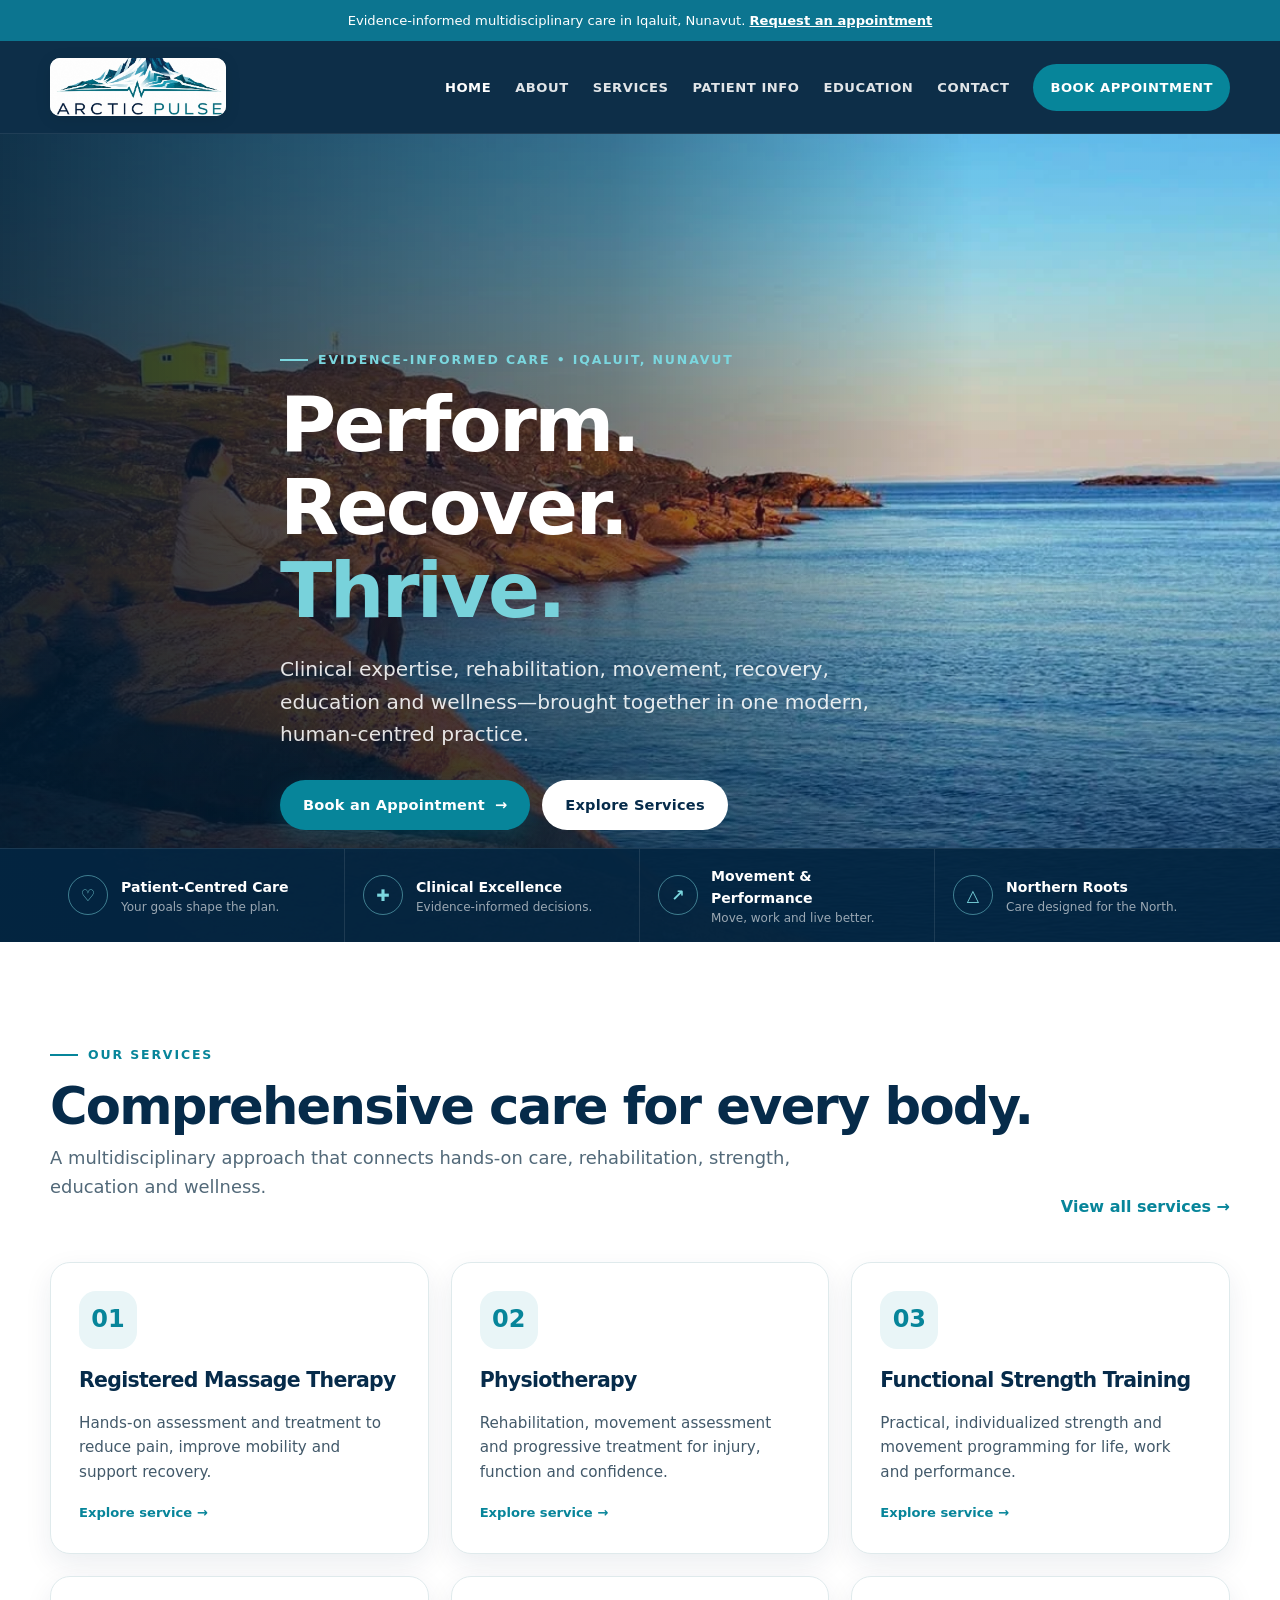
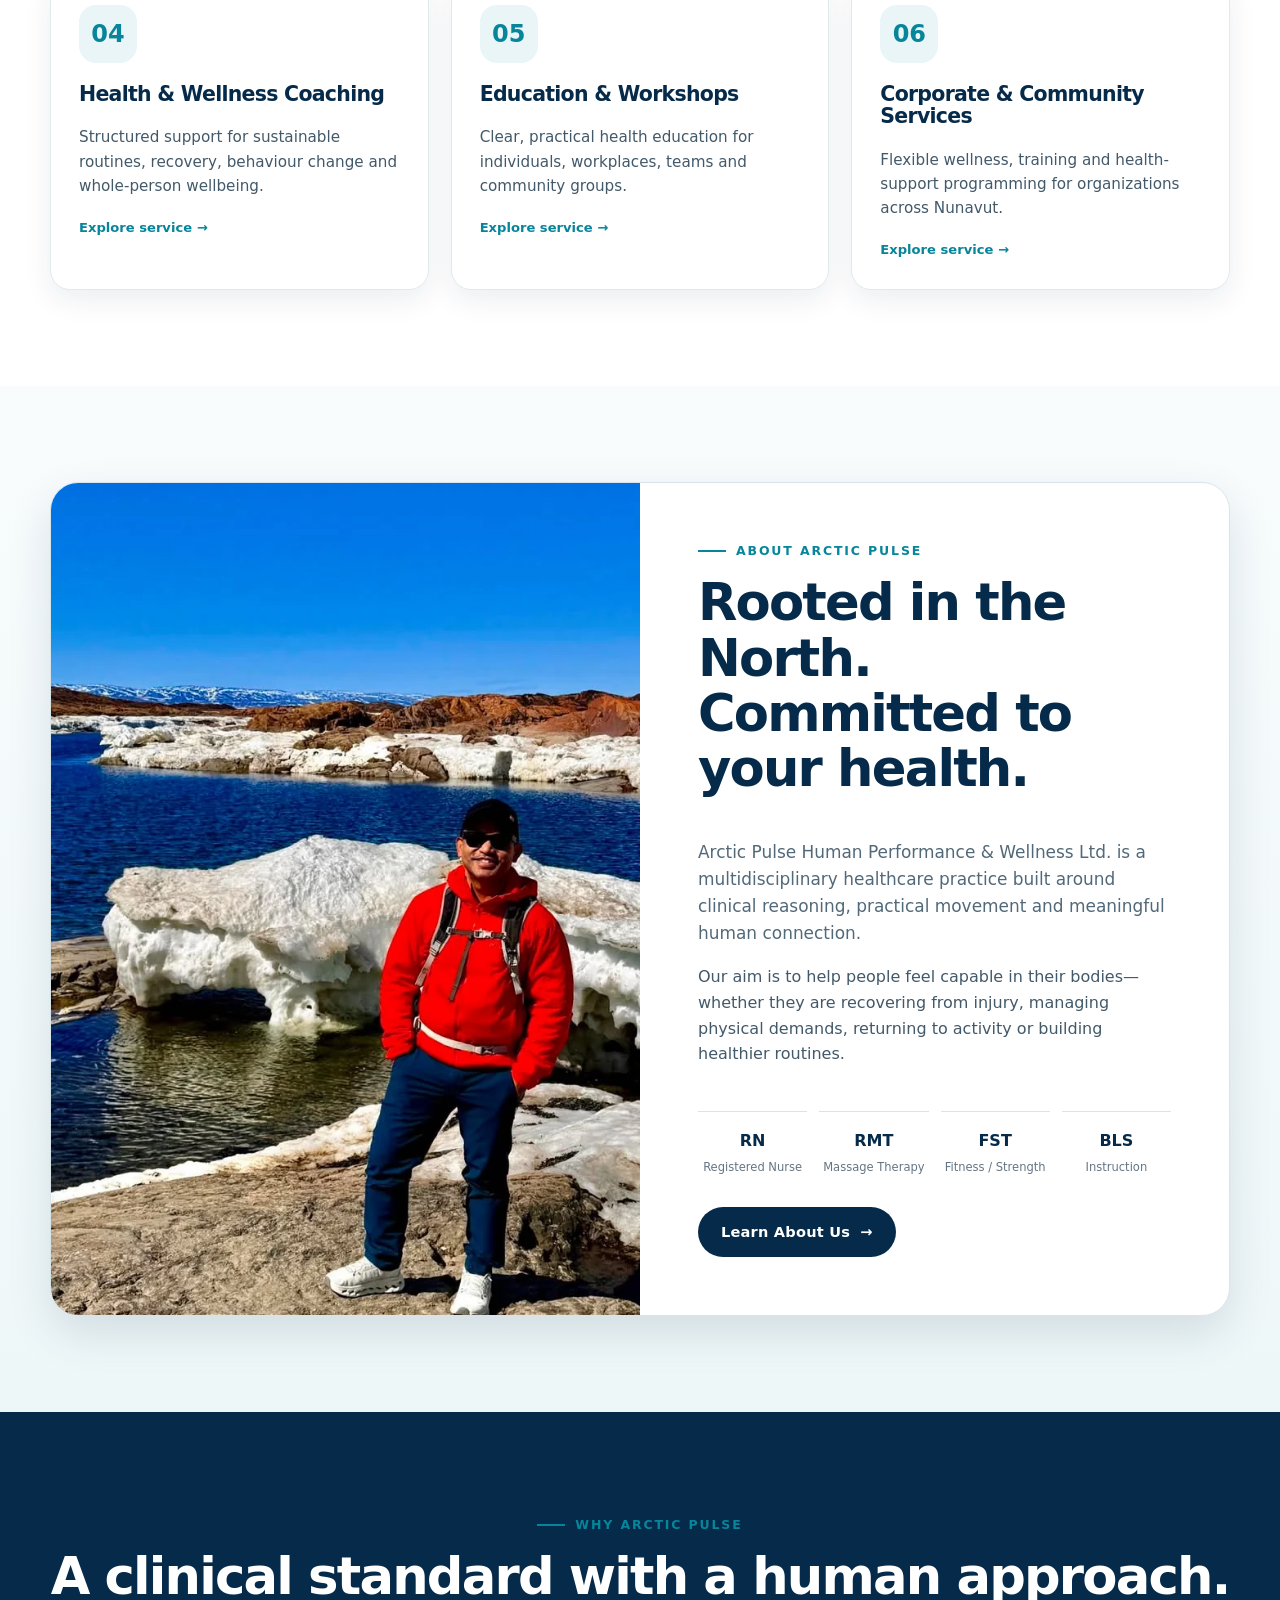
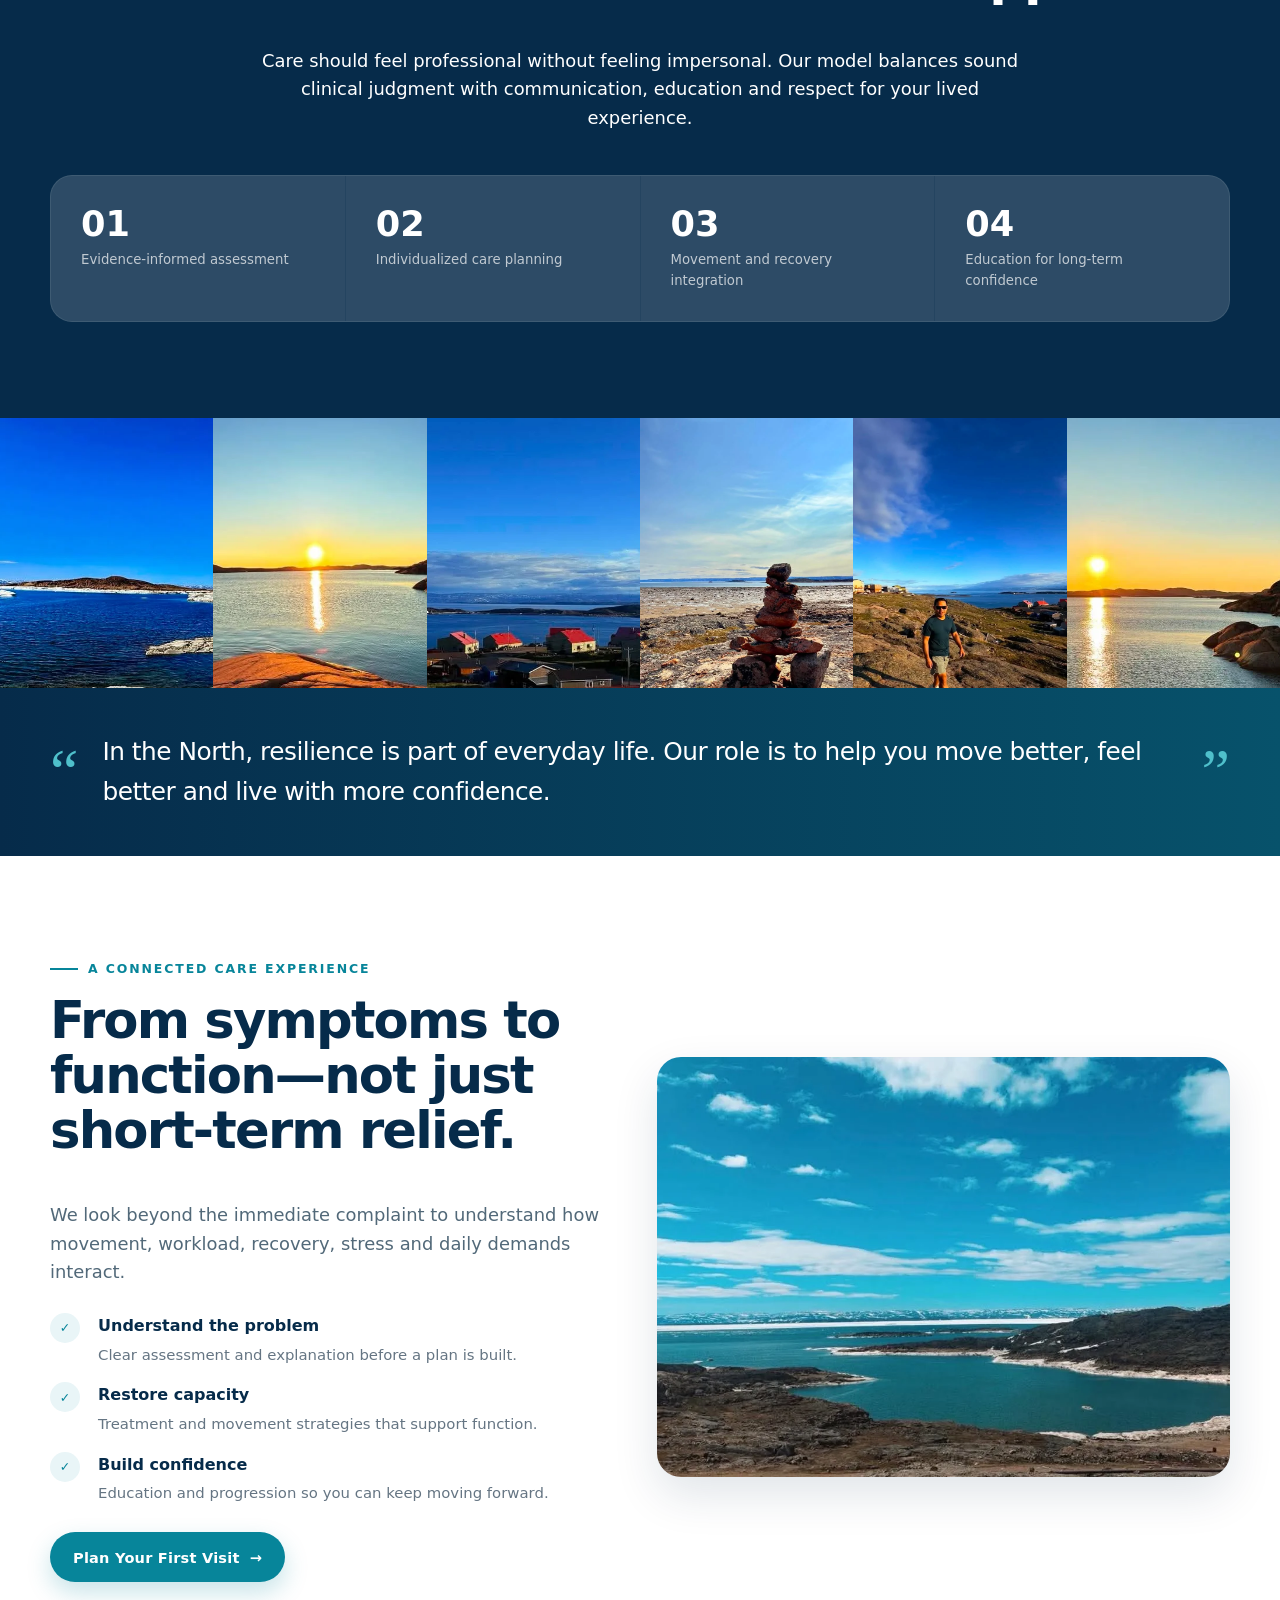
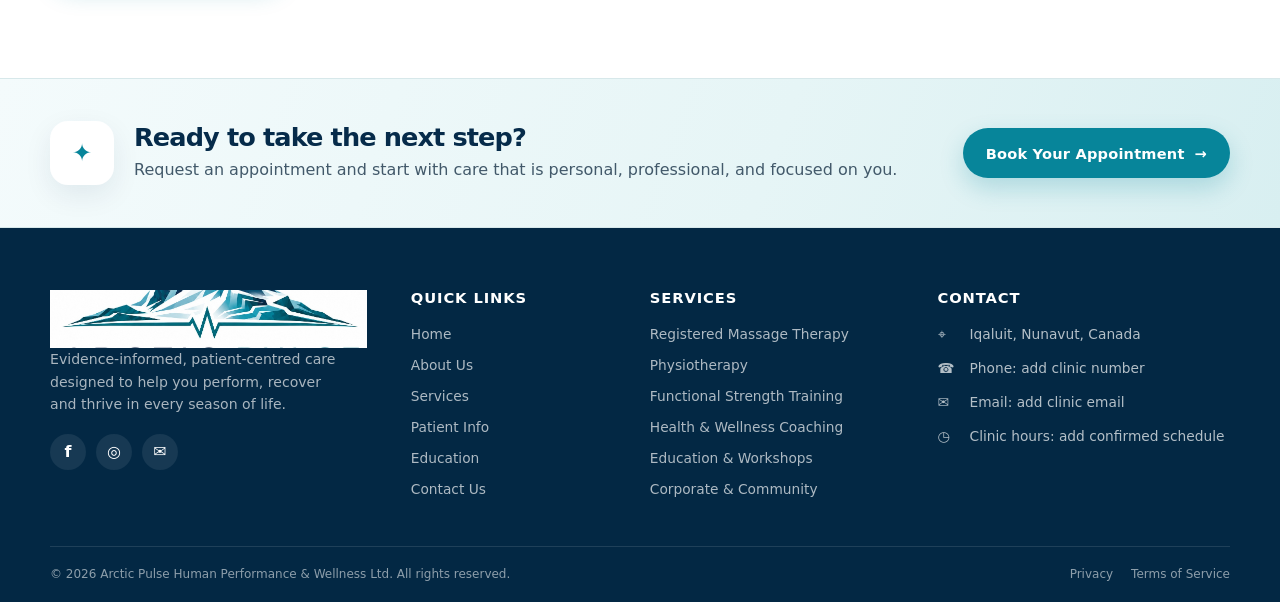
<file: index.html>
<!doctype html>
<html lang="en">
<head>
<meta charset="utf-8">
<meta name="viewport" content="width=device-width,initial-scale=1">
<title>Evidence-Informed Care in Iqaluit | Arctic Pulse</title>
<meta name="description" content="Modern multidisciplinary healthcare, movement, recovery, education and wellness in Iqaluit, Nunavut.">
<meta name="theme-color" content="#062b4a">
<link rel="icon" href="assets/images/logo.png">
<link rel="stylesheet" href="assets/css/styles.css">
<meta property="og:title" content="Evidence-Informed Care in Iqaluit | Arctic Pulse">
<meta property="og:description" content="Modern multidisciplinary healthcare, movement, recovery, education and wellness in Iqaluit, Nunavut.">
<meta property="og:type" content="website">
<meta property="og:image" content="assets/images/logo.png">
</head>
<body>

<a class="skip-link" href="#main">Skip to main content</a>
<div class="notice-bar">Evidence-informed multidisciplinary care in Iqaluit, Nunavut. <a href="contact.html#book">Request an appointment</a></div>
<header class="site-header">
  <div class="container header-inner">
    <a class="brand" href="index.html" aria-label="Arctic Pulse home">
      <img src="assets/images/logo-header.jpg" alt="Arctic Pulse Human Performance & Wellness Ltd.">
    </a>
    <button class="mobile-toggle" type="button" aria-label="Open navigation" aria-expanded="false"><span></span></button>
    <nav class="nav" aria-label="Primary navigation"><a class="active" href="index.html">Home</a><a class="" href="about.html">About</a><a class="" href="services.html">Services</a><a class="" href="patient-info.html">Patient Info</a><a class="" href="resources.html">Education</a><a class="" href="contact.html">Contact</a><a class="nav-book" href="contact.html#book">Book Appointment</a></nav>
  </div>
</header>

<main id="main">
<section class="hero">
  <div class="hero-media"><picture class="">
      <source srcset="assets/images/coast-people.webp" type="image/webp">
      <img src="assets/images/coast-people.png" alt="Rocky Arctic coastline beside blue water in Nunavut" loading="eager" style="object-position:center">
    </picture></div>
  <div class="container hero-content">
    <div class="eyebrow">Evidence-informed care • Iqaluit, Nunavut</div>
    <h1>Perform.<br>Recover.<br><span>Thrive.</span></h1>
    <p>Clinical expertise, rehabilitation, movement, recovery, education and wellness—brought together in one modern, human-centred practice.</p>
    <div class="actions">
      <a class="btn btn-primary" href="contact.html#book">Book an Appointment <span class="arrow">→</span></a>
      <a class="btn btn-light" href="services.html">Explore Services</a>
    </div>
  </div>
  <div class="hero-chip-row">
    <div class="container hero-chips">
      <div class="hero-chip"><div class="icon-disc">♡</div><div><strong>Patient-Centred Care</strong><span>Your goals shape the plan.</span></div></div>
      <div class="hero-chip"><div class="icon-disc">✚</div><div><strong>Clinical Excellence</strong><span>Evidence-informed decisions.</span></div></div>
      <div class="hero-chip"><div class="icon-disc">↗</div><div><strong>Movement & Performance</strong><span>Move, work and live better.</span></div></div>
      <div class="hero-chip"><div class="icon-disc">△</div><div><strong>Northern Roots</strong><span>Care designed for the North.</span></div></div>
    </div>
  </div>
</section>

<section class="section">
  <div class="container">
    <div class="eyebrow">Our Services</div>
    <div style="display:flex;justify-content:space-between;gap:24px;align-items:end;flex-wrap:wrap">
      <div><h2 style="margin-bottom:10px">Comprehensive care for every body.</h2><p class="lede">A multidisciplinary approach that connects hands-on care, rehabilitation, strength, education and wellness.</p></div>
      <a class="btn-link" href="services.html">View all services <span class="arrow">→</span></a>
    </div>
    <div class="service-grid"><article class="service-card"><div class="service-icon">01</div><h3>Registered Massage Therapy</h3><p>Hands-on assessment and treatment to reduce pain, improve mobility and support recovery.</p><a class="btn-link" href="massage-therapy.html">Explore service <span class="arrow">→</span></a></article><article class="service-card"><div class="service-icon">02</div><h3>Physiotherapy</h3><p>Rehabilitation, movement assessment and progressive treatment for injury, function and confidence.</p><a class="btn-link" href="physiotherapy.html">Explore service <span class="arrow">→</span></a></article><article class="service-card"><div class="service-icon">03</div><h3>Functional Strength Training</h3><p>Practical, individualized strength and movement programming for life, work and performance.</p><a class="btn-link" href="functional-strength.html">Explore service <span class="arrow">→</span></a></article><article class="service-card"><div class="service-icon">04</div><h3>Health & Wellness Coaching</h3><p>Structured support for sustainable routines, recovery, behaviour change and whole-person wellbeing.</p><a class="btn-link" href="health-wellness.html">Explore service <span class="arrow">→</span></a></article><article class="service-card"><div class="service-icon">05</div><h3>Education & Workshops</h3><p>Clear, practical health education for individuals, workplaces, teams and community groups.</p><a class="btn-link" href="education-workshops.html">Explore service <span class="arrow">→</span></a></article><article class="service-card"><div class="service-icon">06</div><h3>Corporate & Community Services</h3><p>Flexible wellness, training and health-support programming for organizations across Nunavut.</p><a class="btn-link" href="corporate-community.html">Explore service <span class="arrow">→</span></a></article></div>
  </div>
</section>

<section class="section section-ice">
  <div class="container">
    <div class="split-card">
      <div class="split-media"><picture class="">
      <source srcset="assets/images/founder-ice.webp" type="image/webp">
      <img src="assets/images/founder-ice.png" alt="Arctic Pulse founder standing near sea ice in Nunavut" loading="lazy" style="object-position:center 46%">
    </picture></div>
      <div class="split-content">
        <div class="eyebrow">About Arctic Pulse</div>
        <h2>Rooted in the North. Committed to your health.</h2>
        <p class="lede">Arctic Pulse Human Performance & Wellness Ltd. is a multidisciplinary healthcare practice built around clinical reasoning, practical movement and meaningful human connection.</p>
        <p>Our aim is to help people feel capable in their bodies—whether they are recovering from injury, managing physical demands, returning to activity or building healthier routines.</p>
        <div class="credential-row">
          <div class="credential"><strong>RN</strong><span>Registered Nurse</span></div>
          <div class="credential"><strong>RMT</strong><span>Massage Therapy</span></div>
          <div class="credential"><strong>FST</strong><span>Fitness / Strength</span></div>
          <div class="credential"><strong>BLS</strong><span>Instruction</span></div>
        </div>
        <div class="actions" style="margin-top:28px"><a class="btn btn-navy" href="about.html">Learn About Us <span class="arrow">→</span></a></div>
      </div>
    </div>
  </div>
</section>

<section class="section section-navy">
  <div class="container">
    <div class="center"><div class="eyebrow">Why Arctic Pulse</div><h2>A clinical standard with a human approach.</h2><p class="lede">Care should feel professional without feeling impersonal. Our model balances sound clinical judgment with communication, education and respect for your lived experience.</p></div>
    <div class="stats">
      <div class="stat"><b>01</b><span>Evidence-informed assessment</span></div>
      <div class="stat"><b>02</b><span>Individualized care planning</span></div>
      <div class="stat"><b>03</b><span>Movement and recovery integration</span></div>
      <div class="stat"><b>04</b><span>Education for long-term confidence</span></div>
    </div>
  </div>
</section>

<div class="gallery-strip" aria-label="Arctic Pulse northern photo gallery">
  <picture class="">
      <source srcset="assets/images/ice-lagoon.webp" type="image/webp">
      <img src="assets/images/ice-lagoon.png" alt="Sea ice and blue water" loading="lazy">
    </picture>
  <picture class="">
      <source srcset="assets/images/sunset-rock.webp" type="image/webp">
      <img src="assets/images/sunset-rock.png" alt="Arctic sunset over the water" loading="lazy">
    </picture>
  <picture class="">
      <source srcset="assets/images/village-coast.webp" type="image/webp">
      <img src="assets/images/village-coast.png" alt="Northern community beside the sea" loading="lazy">
    </picture>
  <picture class="">
      <source srcset="assets/images/inuksuk.webp" type="image/webp">
      <img src="assets/images/inuksuk.png" alt="Inuksuk on the tundra" loading="lazy">
    </picture>
  <picture class="">
      <source srcset="assets/images/walking-tundra.webp" type="image/webp">
      <img src="assets/images/walking-tundra.png" alt="Walking across northern rocky terrain" loading="lazy">
    </picture>
  <picture class="">
      <source srcset="assets/images/sunset-bay.webp" type="image/webp">
      <img src="assets/images/sunset-bay.png" alt="Low sun over a calm Arctic bay" loading="lazy">
    </picture>
</div>
<section class="quote-band"><div class="container quote"><div class="quote-mark">“</div><p>In the North, resilience is part of everyday life. Our role is to help you move better, feel better and live with more confidence.</p><div class="quote-mark">”</div></div></section>

<section class="section">
  <div class="container grid-2 align-center">
    <div>
      <div class="eyebrow">A connected care experience</div>
      <h2>From symptoms to function—not just short-term relief.</h2>
      <p class="lede">We look beyond the immediate complaint to understand how movement, workload, recovery, stress and daily demands interact.</p>
      <div class="feature-list">
        <div class="feature"><i>✓</i><div><strong>Understand the problem</strong><span>Clear assessment and explanation before a plan is built.</span></div></div>
        <div class="feature"><i>✓</i><div><strong>Restore capacity</strong><span>Treatment and movement strategies that support function.</span></div></div>
        <div class="feature"><i>✓</i><div><strong>Build confidence</strong><span>Education and progression so you can keep moving forward.</span></div></div>
      </div>
      <a class="btn btn-primary" href="patient-info.html">Plan Your First Visit <span class="arrow">→</span></a>
    </div>
    <div class="image-card"><picture class="">
      <source srcset="assets/images/turquoise-bay.webp" type="image/webp">
      <img src="assets/images/turquoise-bay.png" alt="Turquoise Arctic bay beneath a wide sky" loading="lazy">
    </picture></div>
  </div>
</section>
</main>

<section class="cta">
  <div class="container cta-inner">
    <div class="cta-copy">
      <div class="cta-icon" aria-hidden="true">✦</div>
      <div>
        <h3>Ready to take the next step?</h3>
        <p>Request an appointment and start with care that is personal, professional, and focused on you.</p>
      </div>
    </div>
    <a class="btn btn-primary" href="contact.html#book">Book Your Appointment <span class="arrow">→</span></a>
  </div>
</section>
<footer class="site-footer footer">
  <div class="container footer-main">
    <div class="footer-brand">
      <a class="brand" href="index.html"><img src="assets/images/logo-header.jpg" alt="Arctic Pulse"></a>
      <p>Evidence-informed, patient-centred care designed to help you perform, recover and thrive in every season of life.</p>
      <div class="socials" aria-label="Social links">
        <a href="#" aria-label="Facebook">f</a><a href="#" aria-label="Instagram">◎</a><a href="contact.html" aria-label="Email">✉</a>
      </div>
    </div>
    <div>
      <h4>Quick Links</h4>
      <div class="footer-links">
        <a href="index.html">Home</a><a href="about.html">About Us</a><a href="services.html">Services</a>
        <a href="patient-info.html">Patient Info</a><a href="resources.html">Education</a><a href="contact.html">Contact Us</a>
      </div>
    </div>
    <div>
      <h4>Services</h4>
      <div class="footer-links">
        <a href="massage-therapy.html">Registered Massage Therapy</a>
        <a href="physiotherapy.html">Physiotherapy</a>
        <a href="functional-strength.html">Functional Strength Training</a>
        <a href="health-wellness.html">Health & Wellness Coaching</a>
        <a href="education-workshops.html">Education & Workshops</a>
        <a href="corporate-community.html">Corporate & Community</a>
      </div>
    </div>
    <div>
      <h4>Contact</h4>
      <div class="footer-contact">
        <div><span>⌖</span><span>Iqaluit, Nunavut, Canada</span></div>
        <div><span>☎</span><span>Phone: add clinic number</span></div>
        <div><span>✉</span><span>Email: add clinic email</span></div>
        <div><span>◷</span><span>Clinic hours: add confirmed schedule</span></div>
      </div>
    </div>
  </div>
  <div class="container footer-bottom">
    <span>© <span data-year></span> Arctic Pulse Human Performance & Wellness Ltd. All rights reserved.</span>
    <nav><a href="patient-info.html#privacy">Privacy</a><a href="patient-info.html#terms">Terms of Service</a></nav>
  </div>
</footer>
<script src="assets/js/main.js"></script>
<script src="assets/js/forms.js"></script>
</body></html>
</file>
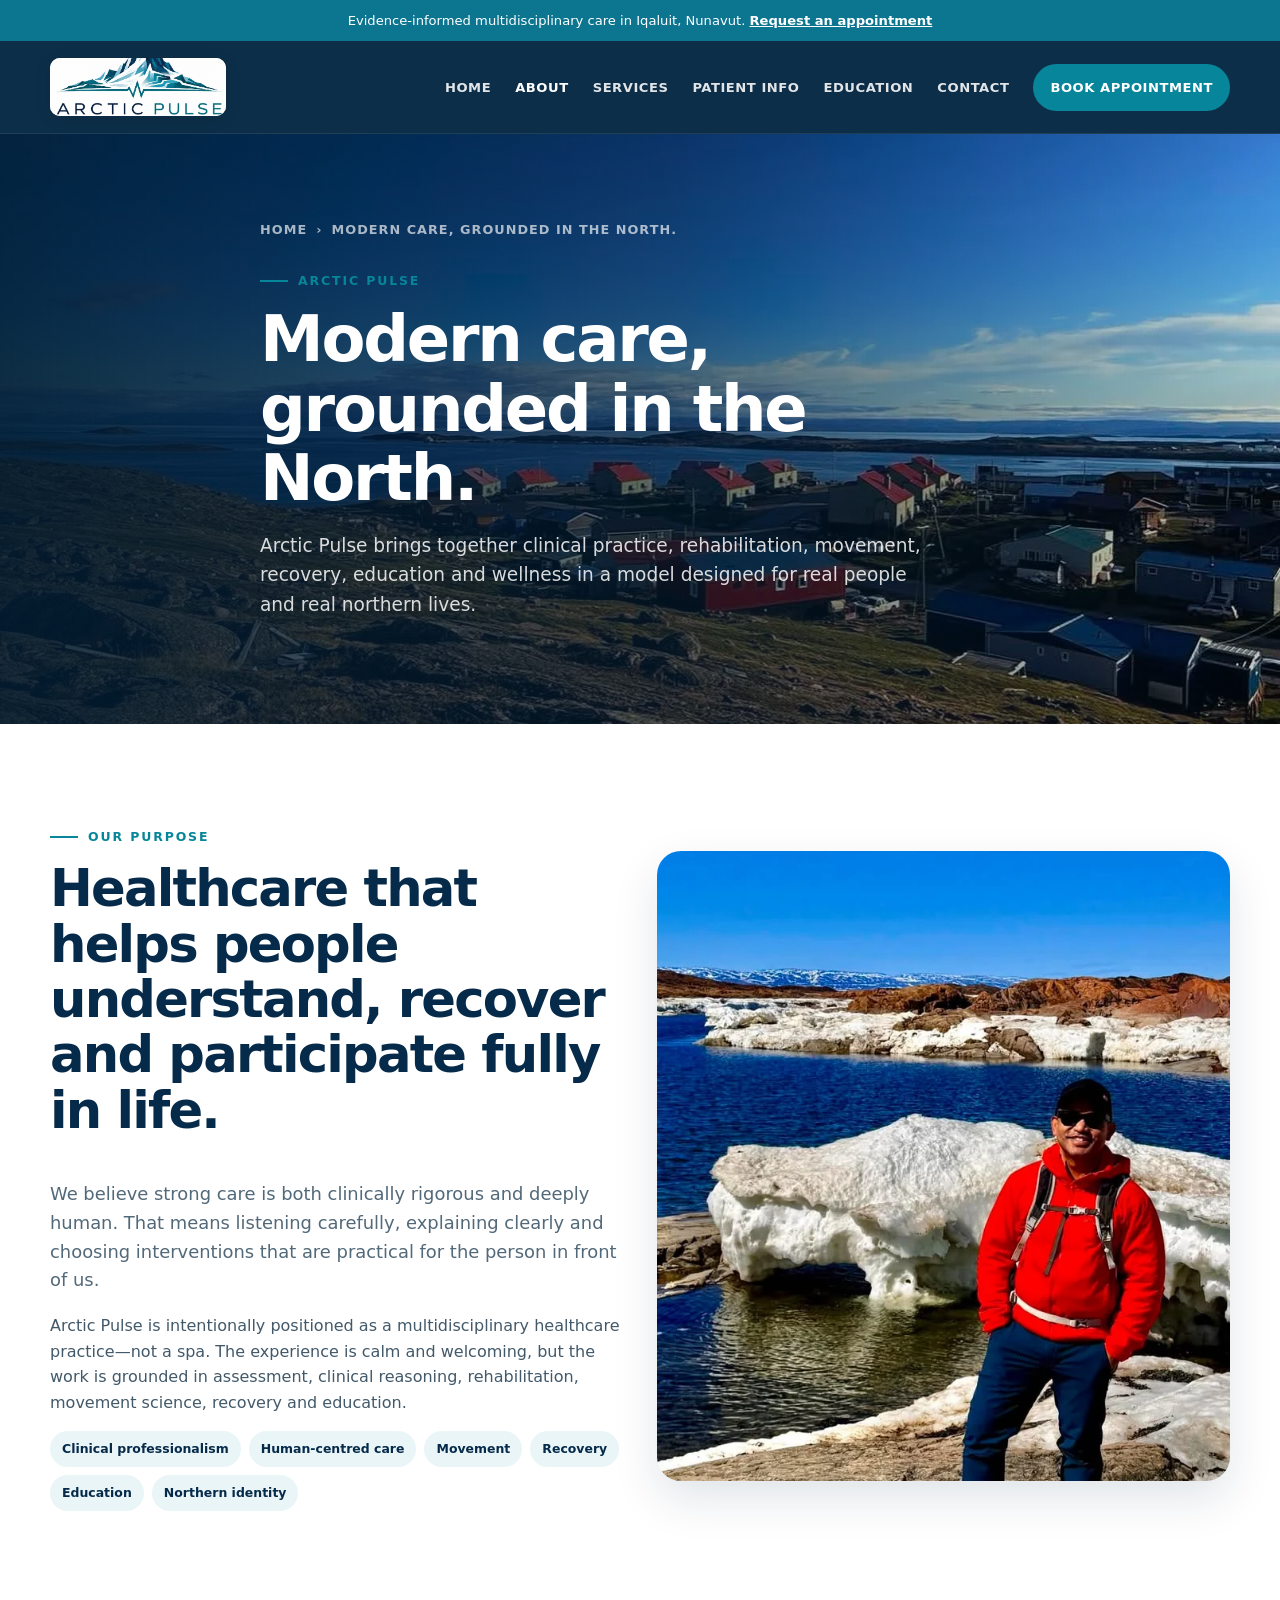
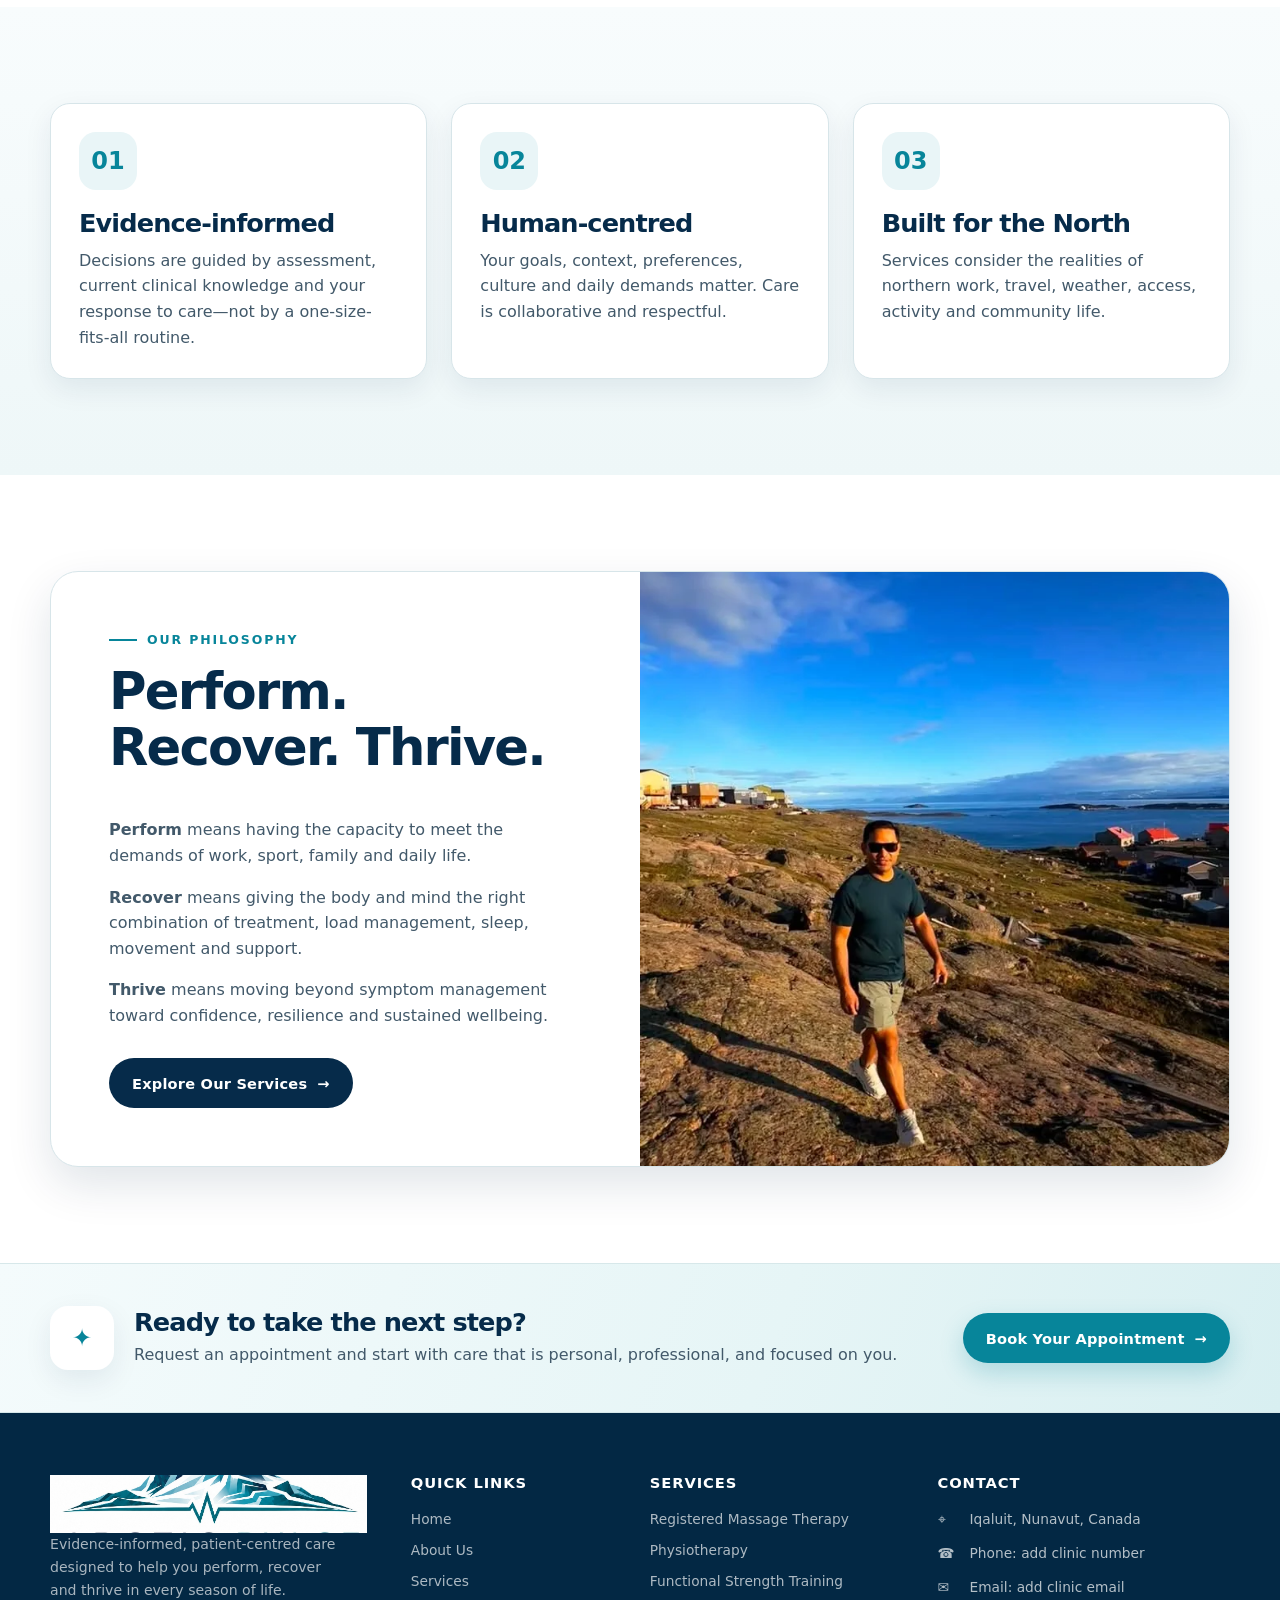
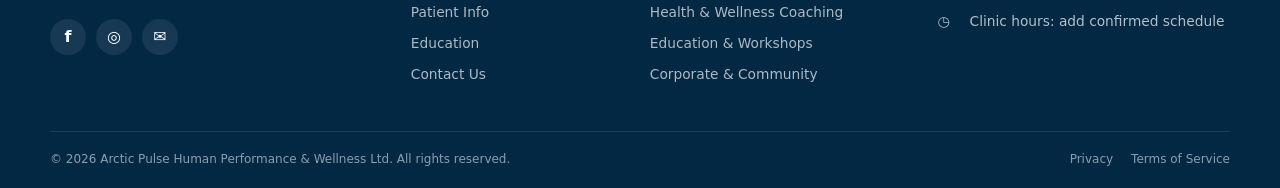
<file: about.html>
<!doctype html>
<html lang="en">
<head>
<meta charset="utf-8">
<meta name="viewport" content="width=device-width,initial-scale=1">
<title>About Arctic Pulse | Arctic Pulse</title>
<meta name="description" content="Learn about the mission, clinical philosophy and northern identity behind Arctic Pulse Human Performance & Wellness Ltd.">
<meta name="theme-color" content="#062b4a">
<link rel="icon" href="assets/images/logo.png">
<link rel="stylesheet" href="assets/css/styles.css">
<meta property="og:title" content="About Arctic Pulse | Arctic Pulse">
<meta property="og:description" content="Learn about the mission, clinical philosophy and northern identity behind Arctic Pulse Human Performance & Wellness Ltd.">
<meta property="og:type" content="website">
<meta property="og:image" content="assets/images/logo.png">
</head>
<body>

<a class="skip-link" href="#main">Skip to main content</a>
<div class="notice-bar">Evidence-informed multidisciplinary care in Iqaluit, Nunavut. <a href="contact.html#book">Request an appointment</a></div>
<header class="site-header">
  <div class="container header-inner">
    <a class="brand" href="index.html" aria-label="Arctic Pulse home">
      <img src="assets/images/logo-header.jpg" alt="Arctic Pulse Human Performance & Wellness Ltd.">
    </a>
    <button class="mobile-toggle" type="button" aria-label="Open navigation" aria-expanded="false"><span></span></button>
    <nav class="nav" aria-label="Primary navigation"><a class="" href="index.html">Home</a><a class="active" href="about.html">About</a><a class="" href="services.html">Services</a><a class="" href="patient-info.html">Patient Info</a><a class="" href="resources.html">Education</a><a class="" href="contact.html">Contact</a><a class="nav-book" href="contact.html#book">Book Appointment</a></nav>
  </div>
</header>

<main id="main">

<section class="inner-hero">
  <div class="inner-hero-media"><picture class="">
      <source srcset="assets/images/village-panorama.webp" type="image/webp">
      <img src="assets/images/village-panorama.png" alt="" loading="eager" style="object-position:center 48%">
    </picture></div>
  <div class="container inner-hero-content">
    <div class="breadcrumbs"><a href="index.html">Home</a><span>›</span><span>Modern care, grounded in the North.</span></div>
    <div class="eyebrow">Arctic Pulse</div>
    <h1>Modern care, grounded in the North.</h1>
    <p>Arctic Pulse brings together clinical practice, rehabilitation, movement, recovery, education and wellness in a model designed for real people and real northern lives.</p>
  </div>
</section>

<section class="section">
  <div class="container grid-2 align-center">
    <div>
      <div class="eyebrow">Our Purpose</div>
      <h2>Healthcare that helps people understand, recover and participate fully in life.</h2>
      <p class="lede">We believe strong care is both clinically rigorous and deeply human. That means listening carefully, explaining clearly and choosing interventions that are practical for the person in front of us.</p>
      <p>Arctic Pulse is intentionally positioned as a multidisciplinary healthcare practice—not a spa. The experience is calm and welcoming, but the work is grounded in assessment, clinical reasoning, rehabilitation, movement science, recovery and education.</p>
      <div class="tag-list"><span class="tag">Clinical professionalism</span><span class="tag">Human-centred care</span><span class="tag">Movement</span><span class="tag">Recovery</span><span class="tag">Education</span><span class="tag">Northern identity</span></div>
    </div>
    <div class="image-card tall"><picture class="">
      <source srcset="assets/images/founder-ice.webp" type="image/webp">
      <img src="assets/images/founder-ice.png" alt="Founder outdoors in the Arctic beside melting sea ice" loading="lazy" style="object-position:center 45%">
    </picture></div>
  </div>
</section>
<section class="section section-ice">
  <div class="container grid-3">
    <div class="info-card"><div class="service-icon">01</div><h3>Evidence-informed</h3><p>Decisions are guided by assessment, current clinical knowledge and your response to care—not by a one-size-fits-all routine.</p></div>
    <div class="info-card"><div class="service-icon">02</div><h3>Human-centred</h3><p>Your goals, context, preferences, culture and daily demands matter. Care is collaborative and respectful.</p></div>
    <div class="info-card"><div class="service-icon">03</div><h3>Built for the North</h3><p>Services consider the realities of northern work, travel, weather, access, activity and community life.</p></div>
  </div>
</section>
<section class="section">
  <div class="container">
    <div class="split-card media-right">
      <div class="split-media"><picture class="">
      <source srcset="assets/images/walking-tundra.webp" type="image/webp">
      <img src="assets/images/walking-tundra.png" alt="Walking across tundra near a northern community" loading="lazy" style="object-position:center 55%">
    </picture></div>
      <div class="split-content">
        <div class="eyebrow">Our Philosophy</div>
        <h2>Perform. Recover. Thrive.</h2>
        <p><strong>Perform</strong> means having the capacity to meet the demands of work, sport, family and daily life.</p>
        <p><strong>Recover</strong> means giving the body and mind the right combination of treatment, load management, sleep, movement and support.</p>
        <p><strong>Thrive</strong> means moving beyond symptom management toward confidence, resilience and sustained wellbeing.</p>
        <a class="btn btn-navy" href="services.html" style="margin-top:14px;align-self:flex-start">Explore Our Services <span class="arrow">→</span></a>
      </div>
    </div>
  </div>
</section>
</main>

<section class="cta">
  <div class="container cta-inner">
    <div class="cta-copy">
      <div class="cta-icon" aria-hidden="true">✦</div>
      <div>
        <h3>Ready to take the next step?</h3>
        <p>Request an appointment and start with care that is personal, professional, and focused on you.</p>
      </div>
    </div>
    <a class="btn btn-primary" href="contact.html#book">Book Your Appointment <span class="arrow">→</span></a>
  </div>
</section>
<footer class="site-footer footer">
  <div class="container footer-main">
    <div class="footer-brand">
      <a class="brand" href="index.html"><img src="assets/images/logo-header.jpg" alt="Arctic Pulse"></a>
      <p>Evidence-informed, patient-centred care designed to help you perform, recover and thrive in every season of life.</p>
      <div class="socials" aria-label="Social links">
        <a href="#" aria-label="Facebook">f</a><a href="#" aria-label="Instagram">◎</a><a href="contact.html" aria-label="Email">✉</a>
      </div>
    </div>
    <div>
      <h4>Quick Links</h4>
      <div class="footer-links">
        <a href="index.html">Home</a><a href="about.html">About Us</a><a href="services.html">Services</a>
        <a href="patient-info.html">Patient Info</a><a href="resources.html">Education</a><a href="contact.html">Contact Us</a>
      </div>
    </div>
    <div>
      <h4>Services</h4>
      <div class="footer-links">
        <a href="massage-therapy.html">Registered Massage Therapy</a>
        <a href="physiotherapy.html">Physiotherapy</a>
        <a href="functional-strength.html">Functional Strength Training</a>
        <a href="health-wellness.html">Health & Wellness Coaching</a>
        <a href="education-workshops.html">Education & Workshops</a>
        <a href="corporate-community.html">Corporate & Community</a>
      </div>
    </div>
    <div>
      <h4>Contact</h4>
      <div class="footer-contact">
        <div><span>⌖</span><span>Iqaluit, Nunavut, Canada</span></div>
        <div><span>☎</span><span>Phone: add clinic number</span></div>
        <div><span>✉</span><span>Email: add clinic email</span></div>
        <div><span>◷</span><span>Clinic hours: add confirmed schedule</span></div>
      </div>
    </div>
  </div>
  <div class="container footer-bottom">
    <span>© <span data-year></span> Arctic Pulse Human Performance & Wellness Ltd. All rights reserved.</span>
    <nav><a href="patient-info.html#privacy">Privacy</a><a href="patient-info.html#terms">Terms of Service</a></nav>
  </div>
</footer>
<script src="assets/js/main.js"></script>
<script src="assets/js/forms.js"></script>
</body></html>
</file>
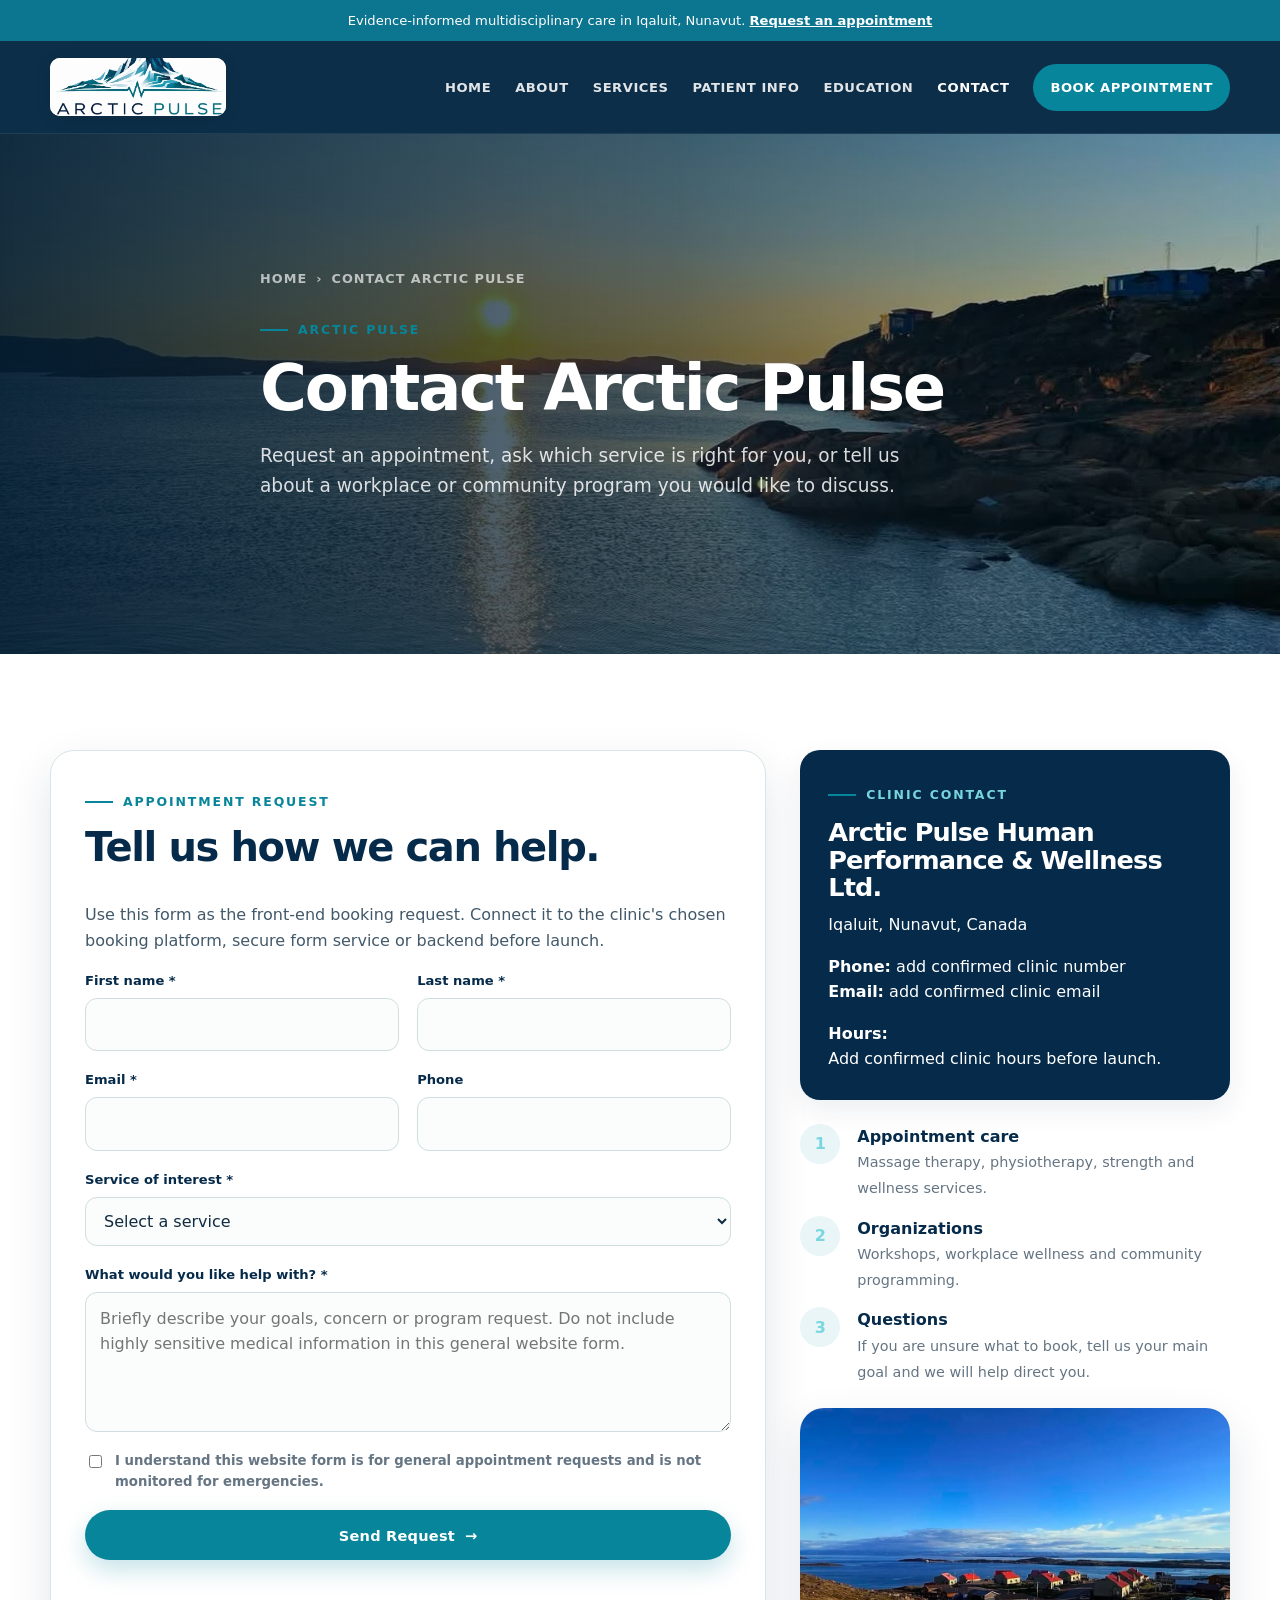
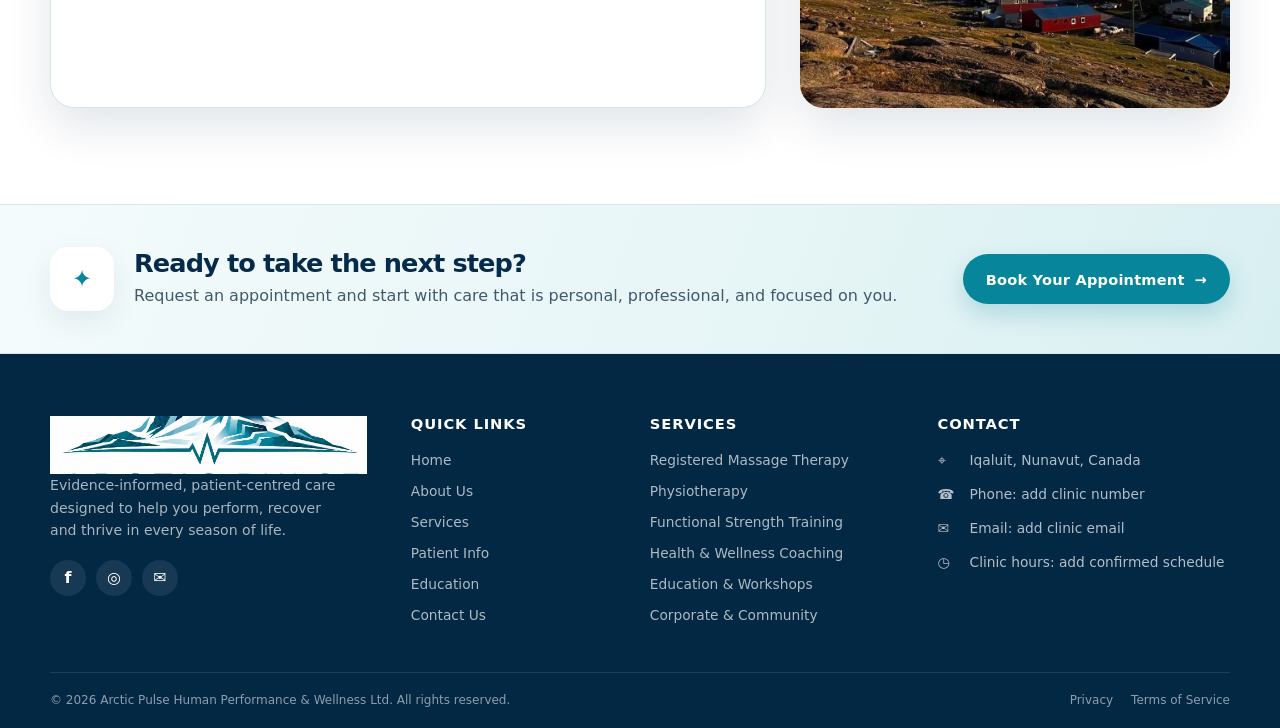
<file: contact.html>
<!doctype html>
<html lang="en">
<head>
<meta charset="utf-8">
<meta name="viewport" content="width=device-width,initial-scale=1">
<title>Contact & Booking | Arctic Pulse</title>
<meta name="description" content="Request an Arctic Pulse appointment or ask about workplace and community programs in Iqaluit, Nunavut.">
<meta name="theme-color" content="#062b4a">
<link rel="icon" href="assets/images/logo.png">
<link rel="stylesheet" href="assets/css/styles.css">
<meta property="og:title" content="Contact & Booking | Arctic Pulse">
<meta property="og:description" content="Request an Arctic Pulse appointment or ask about workplace and community programs in Iqaluit, Nunavut.">
<meta property="og:type" content="website">
<meta property="og:image" content="assets/images/logo.png">
</head>
<body>

<a class="skip-link" href="#main">Skip to main content</a>
<div class="notice-bar">Evidence-informed multidisciplinary care in Iqaluit, Nunavut. <a href="contact.html#book">Request an appointment</a></div>
<header class="site-header">
  <div class="container header-inner">
    <a class="brand" href="index.html" aria-label="Arctic Pulse home">
      <img src="assets/images/logo-header.jpg" alt="Arctic Pulse Human Performance & Wellness Ltd.">
    </a>
    <button class="mobile-toggle" type="button" aria-label="Open navigation" aria-expanded="false"><span></span></button>
    <nav class="nav" aria-label="Primary navigation"><a class="" href="index.html">Home</a><a class="" href="about.html">About</a><a class="" href="services.html">Services</a><a class="" href="patient-info.html">Patient Info</a><a class="" href="resources.html">Education</a><a class="active" href="contact.html">Contact</a><a class="nav-book" href="contact.html#book">Book Appointment</a></nav>
  </div>
</header>

<main id="main">

<section class="inner-hero">
  <div class="inner-hero-media"><picture class="">
      <source srcset="assets/images/sunset-bay.webp" type="image/webp">
      <img src="assets/images/sunset-bay.png" alt="" loading="eager" style="object-position:center">
    </picture></div>
  <div class="container inner-hero-content">
    <div class="breadcrumbs"><a href="index.html">Home</a><span>›</span><span>Contact Arctic Pulse</span></div>
    <div class="eyebrow">Arctic Pulse</div>
    <h1>Contact Arctic Pulse</h1>
    <p>Request an appointment, ask which service is right for you, or tell us about a workplace or community program you would like to discuss.</p>
  </div>
</section>

<section class="section" id="book">
  <div class="container contact-grid">
    <div class="form-card">
      <div class="eyebrow">Appointment request</div>
      <h2 style="font-size:2.5rem">Tell us how we can help.</h2>
      <p>Use this form as the front-end booking request. Connect it to the clinic's chosen booking platform, secure form service or backend before launch.</p>
      <form data-demo-form>
        <div class="form-grid">
          <div class="field"><label for="first">First name *</label><input id="first" name="first_name" autocomplete="given-name" required></div>
          <div class="field"><label for="last">Last name *</label><input id="last" name="last_name" autocomplete="family-name" required></div>
          <div class="field"><label for="email">Email *</label><input id="email" name="email" type="email" autocomplete="email" required></div>
          <div class="field"><label for="phone">Phone</label><input id="phone" name="phone" type="tel" autocomplete="tel"></div>
          <div class="field full"><label for="service">Service of interest *</label><select id="service" name="service" required><option value="">Select a service</option><option>Registered Massage Therapy</option><option>Physiotherapy</option><option>Functional Strength Training</option><option>Health & Wellness Coaching</option><option>Education & Workshops</option><option>Corporate & Community Services</option><option>Not sure</option></select></div>
          <div class="field full"><label for="message">What would you like help with? *</label><textarea id="message" name="message" required placeholder="Briefly describe your goals, concern or program request. Do not include highly sensitive medical information in this general website form."></textarea></div>
          <div class="field full"><label class="check-row"><input type="checkbox" required><span>I understand this website form is for general appointment requests and is not monitored for emergencies.</span></label></div>
          <div class="field full"><button class="btn btn-primary" type="submit">Send Request <span class="arrow">→</span></button><div class="form-status" role="status"></div></div>
        </div>
      </form>
    </div>
    <aside>
      <div class="info-card navy">
        <div class="eyebrow" style="color:#77d5dd">Clinic contact</div>
        <h3>Arctic Pulse Human Performance & Wellness Ltd.</h3>
        <p>Iqaluit, Nunavut, Canada</p>
        <p><strong>Phone:</strong> add confirmed clinic number<br><strong>Email:</strong> add confirmed clinic email</p>
        <p><strong>Hours:</strong><br>Add confirmed clinic hours before launch.</p>
      </div>
      <div class="contact-list">
        <div class="contact-item"><div class="icon-disc">1</div><div><strong>Appointment care</strong><span>Massage therapy, physiotherapy, strength and wellness services.</span></div></div>
        <div class="contact-item"><div class="icon-disc">2</div><div><strong>Organizations</strong><span>Workshops, workplace wellness and community programming.</span></div></div>
        <div class="contact-item"><div class="icon-disc">3</div><div><strong>Questions</strong><span>If you are unsure what to book, tell us your main goal and we will help direct you.</span></div></div>
      </div>
      <div class="image-card" style="margin-top:24px;min-height:300px"><picture class="">
      <source srcset="assets/images/village-panorama.webp" type="image/webp">
      <img src="assets/images/village-panorama.png" alt="Panoramic view of a northern coastal community" loading="lazy">
    </picture></div>
    </aside>
  </div>
</section>
</main>

<section class="cta">
  <div class="container cta-inner">
    <div class="cta-copy">
      <div class="cta-icon" aria-hidden="true">✦</div>
      <div>
        <h3>Ready to take the next step?</h3>
        <p>Request an appointment and start with care that is personal, professional, and focused on you.</p>
      </div>
    </div>
    <a class="btn btn-primary" href="contact.html#book">Book Your Appointment <span class="arrow">→</span></a>
  </div>
</section>
<footer class="site-footer footer">
  <div class="container footer-main">
    <div class="footer-brand">
      <a class="brand" href="index.html"><img src="assets/images/logo-header.jpg" alt="Arctic Pulse"></a>
      <p>Evidence-informed, patient-centred care designed to help you perform, recover and thrive in every season of life.</p>
      <div class="socials" aria-label="Social links">
        <a href="#" aria-label="Facebook">f</a><a href="#" aria-label="Instagram">◎</a><a href="contact.html" aria-label="Email">✉</a>
      </div>
    </div>
    <div>
      <h4>Quick Links</h4>
      <div class="footer-links">
        <a href="index.html">Home</a><a href="about.html">About Us</a><a href="services.html">Services</a>
        <a href="patient-info.html">Patient Info</a><a href="resources.html">Education</a><a href="contact.html">Contact Us</a>
      </div>
    </div>
    <div>
      <h4>Services</h4>
      <div class="footer-links">
        <a href="massage-therapy.html">Registered Massage Therapy</a>
        <a href="physiotherapy.html">Physiotherapy</a>
        <a href="functional-strength.html">Functional Strength Training</a>
        <a href="health-wellness.html">Health & Wellness Coaching</a>
        <a href="education-workshops.html">Education & Workshops</a>
        <a href="corporate-community.html">Corporate & Community</a>
      </div>
    </div>
    <div>
      <h4>Contact</h4>
      <div class="footer-contact">
        <div><span>⌖</span><span>Iqaluit, Nunavut, Canada</span></div>
        <div><span>☎</span><span>Phone: add clinic number</span></div>
        <div><span>✉</span><span>Email: add clinic email</span></div>
        <div><span>◷</span><span>Clinic hours: add confirmed schedule</span></div>
      </div>
    </div>
  </div>
  <div class="container footer-bottom">
    <span>© <span data-year></span> Arctic Pulse Human Performance & Wellness Ltd. All rights reserved.</span>
    <nav><a href="patient-info.html#privacy">Privacy</a><a href="patient-info.html#terms">Terms of Service</a></nav>
  </div>
</footer>
<script src="assets/js/main.js"></script>
<script src="assets/js/forms.js"></script>
</body></html>
</file>
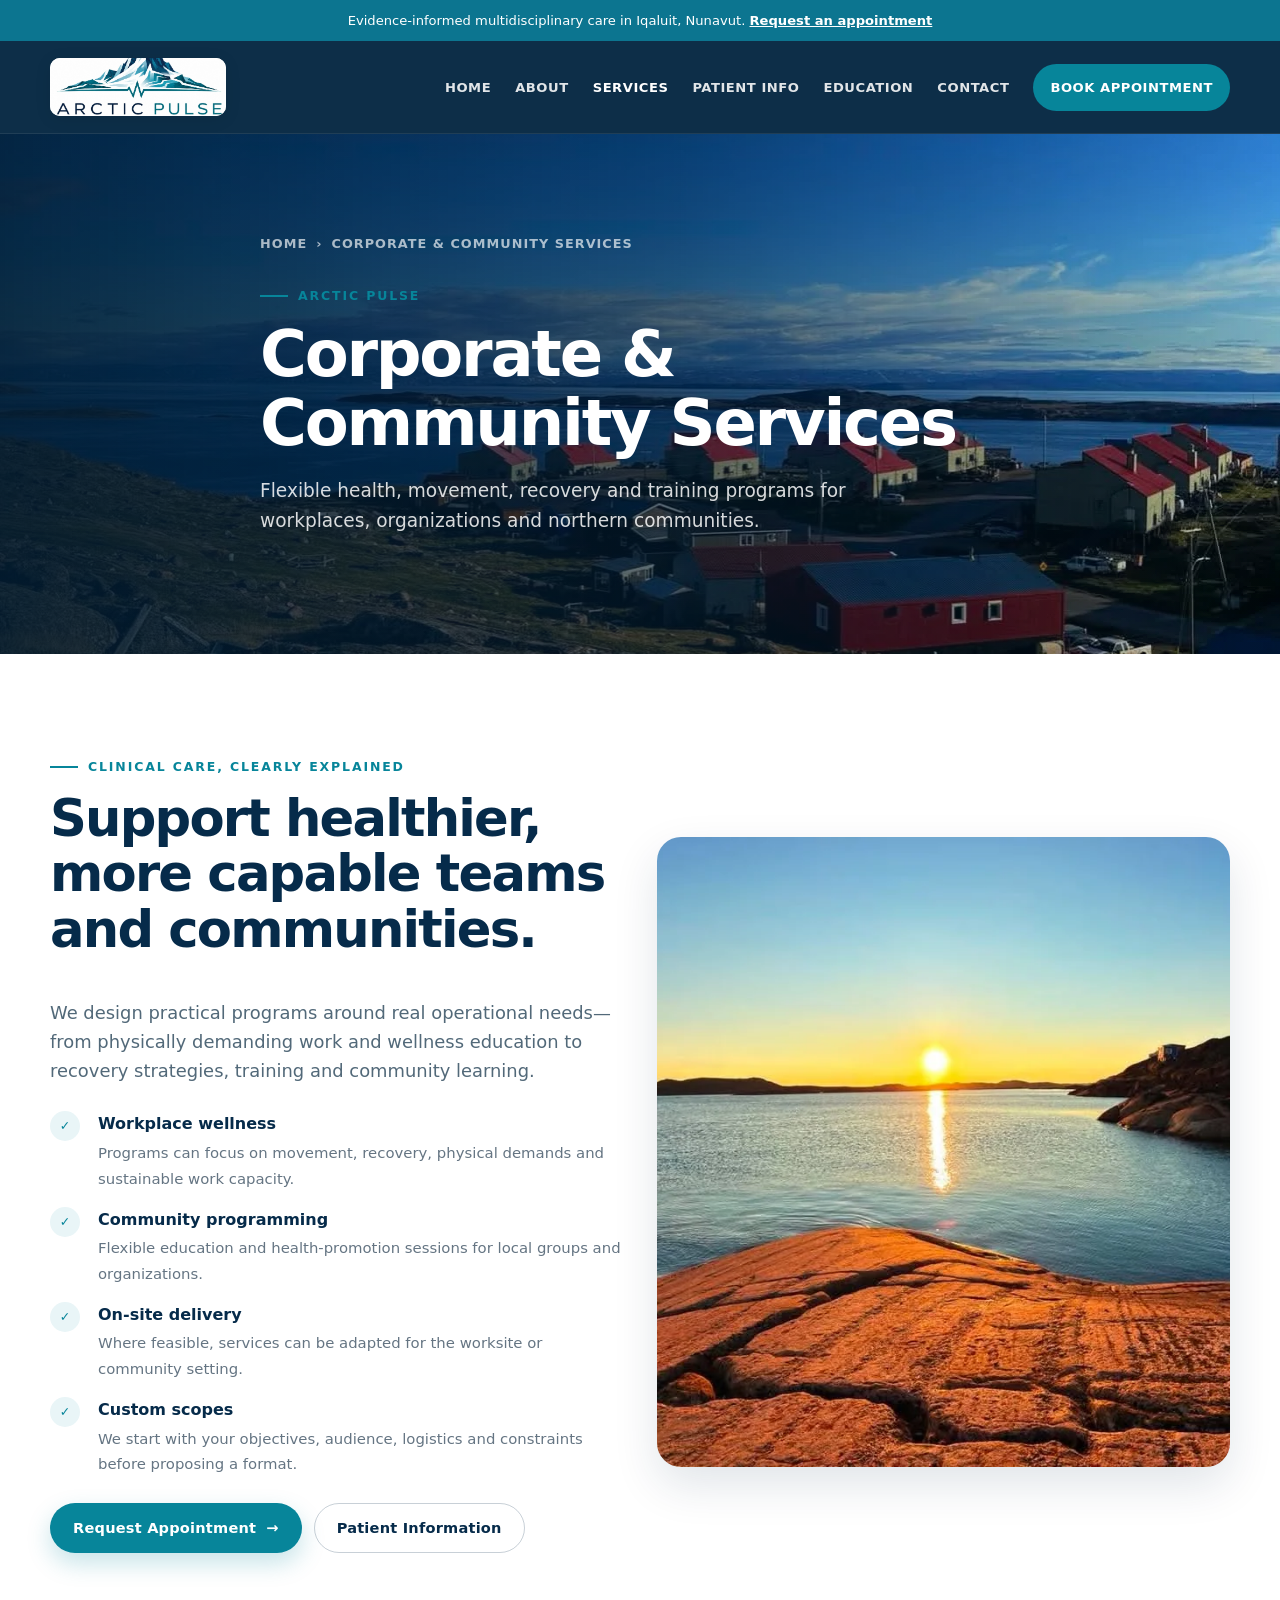
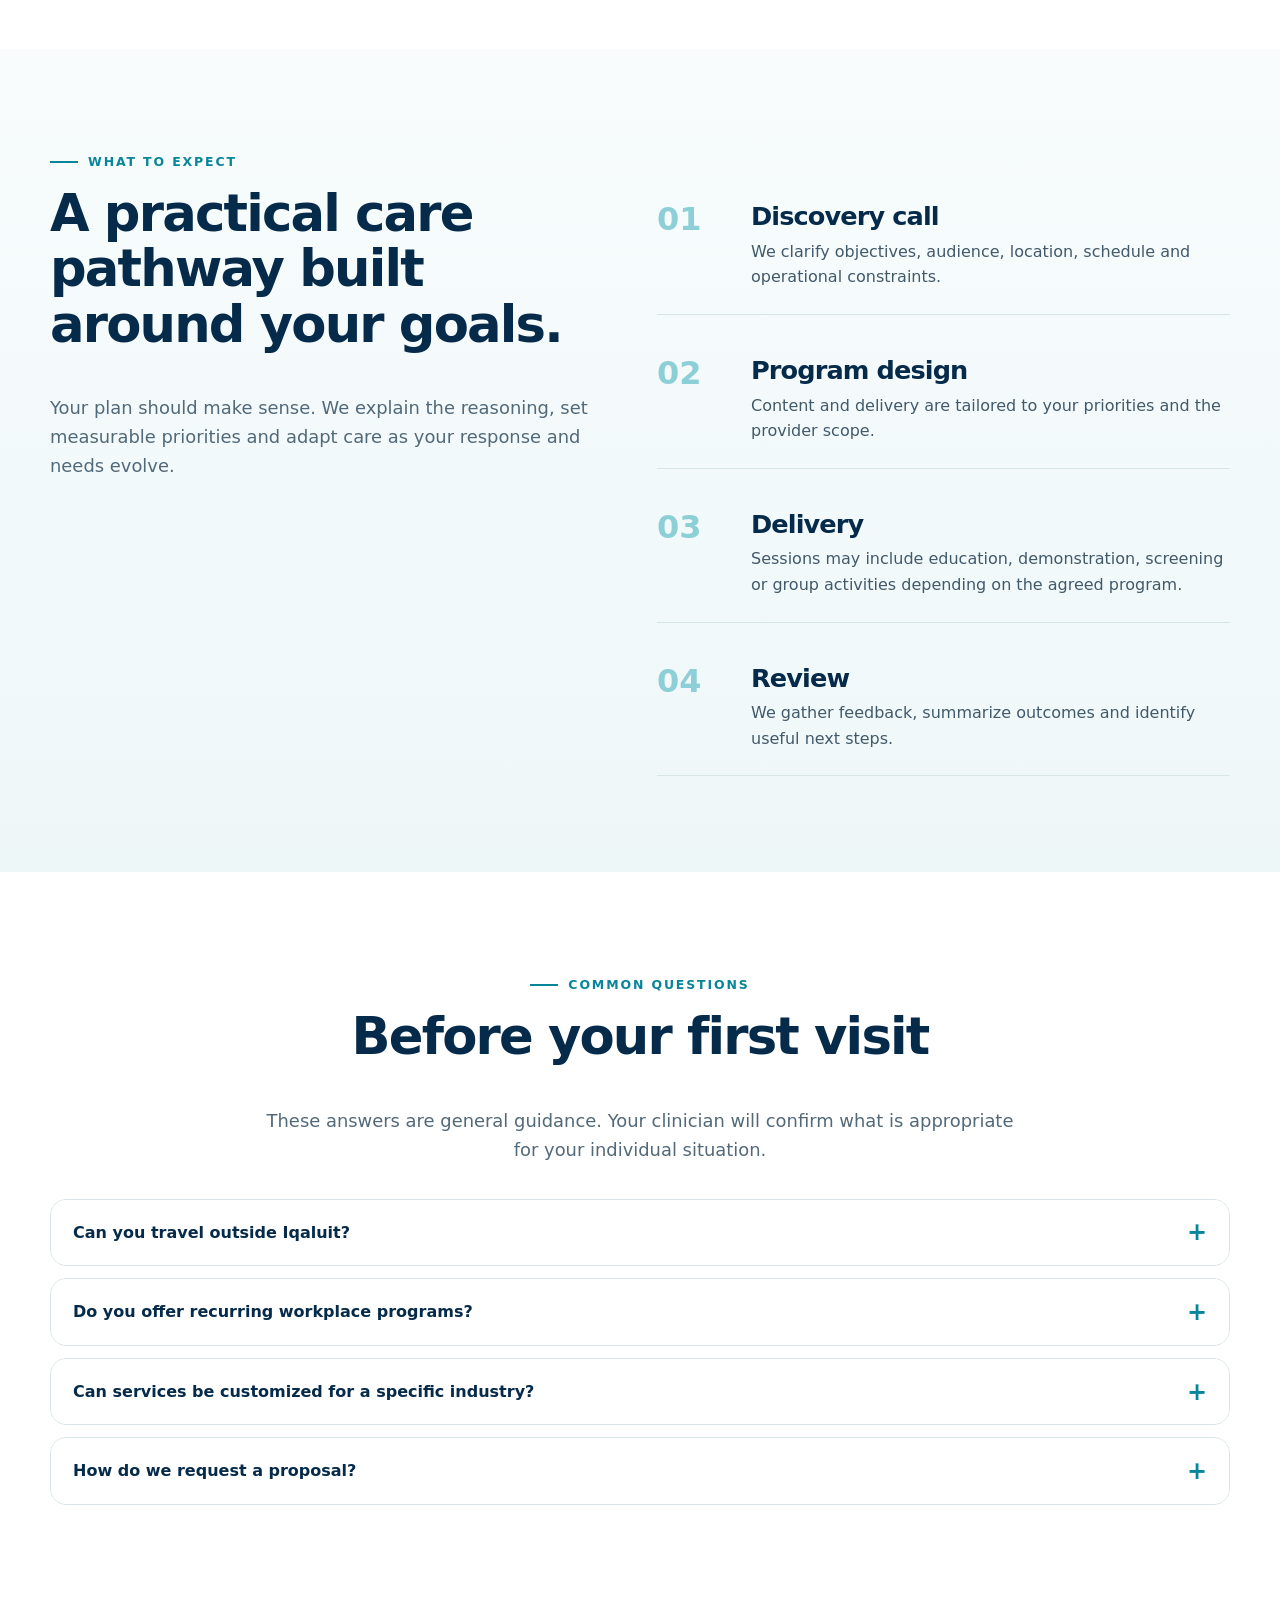
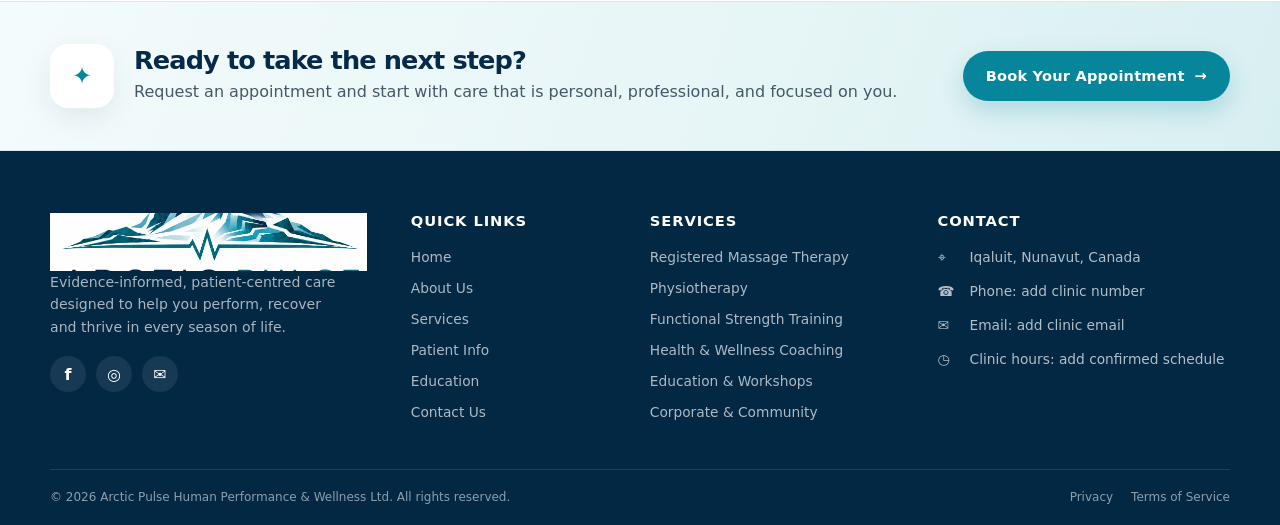
<file: corporate-community.html>
<!doctype html>
<html lang="en">
<head>
<meta charset="utf-8">
<meta name="viewport" content="width=device-width,initial-scale=1">
<title>Corporate & Community Services | Arctic Pulse</title>
<meta name="description" content="Flexible health, movement, recovery and training programs for workplaces, organizations and northern communities.">
<meta name="theme-color" content="#062b4a">
<link rel="icon" href="assets/images/logo.png">
<link rel="stylesheet" href="assets/css/styles.css">
<meta property="og:title" content="Corporate & Community Services | Arctic Pulse">
<meta property="og:description" content="Flexible health, movement, recovery and training programs for workplaces, organizations and northern communities.">
<meta property="og:type" content="website">
<meta property="og:image" content="assets/images/logo.png">
</head>
<body>

<a class="skip-link" href="#main">Skip to main content</a>
<div class="notice-bar">Evidence-informed multidisciplinary care in Iqaluit, Nunavut. <a href="contact.html#book">Request an appointment</a></div>
<header class="site-header">
  <div class="container header-inner">
    <a class="brand" href="index.html" aria-label="Arctic Pulse home">
      <img src="assets/images/logo-header.jpg" alt="Arctic Pulse Human Performance & Wellness Ltd.">
    </a>
    <button class="mobile-toggle" type="button" aria-label="Open navigation" aria-expanded="false"><span></span></button>
    <nav class="nav" aria-label="Primary navigation"><a class="" href="index.html">Home</a><a class="" href="about.html">About</a><a class="active" href="services.html">Services</a><a class="" href="patient-info.html">Patient Info</a><a class="" href="resources.html">Education</a><a class="" href="contact.html">Contact</a><a class="nav-book" href="contact.html#book">Book Appointment</a></nav>
  </div>
</header>
<main id="main">
<section class="inner-hero">
  <div class="inner-hero-media"><picture class="">
      <source srcset="assets/images/village-coast.webp" type="image/webp">
      <img src="assets/images/village-coast.png" alt="" loading="eager" style="object-position:center">
    </picture></div>
  <div class="container inner-hero-content">
    <div class="breadcrumbs"><a href="index.html">Home</a><span>›</span><span>Corporate & Community Services</span></div>
    <div class="eyebrow">Arctic Pulse</div>
    <h1>Corporate & Community Services</h1>
    <p>Flexible health, movement, recovery and training programs for workplaces, organizations and northern communities.</p>
  </div>
</section>

<section class="section">
  <div class="container grid-2 align-center">
    <div>
      <div class="eyebrow">Clinical care, clearly explained</div>
      <h2>Support healthier, more capable teams and communities.</h2>
      <p class="lede">We design practical programs around real operational needs—from physically demanding work and wellness education to recovery strategies, training and community learning.</p>
      <div class="feature-list"><div class="feature"><i>✓</i><div><strong>Workplace wellness</strong><span>Programs can focus on movement, recovery, physical demands and sustainable work capacity.</span></div></div><div class="feature"><i>✓</i><div><strong>Community programming</strong><span>Flexible education and health-promotion sessions for local groups and organizations.</span></div></div><div class="feature"><i>✓</i><div><strong>On-site delivery</strong><span>Where feasible, services can be adapted for the worksite or community setting.</span></div></div><div class="feature"><i>✓</i><div><strong>Custom scopes</strong><span>We start with your objectives, audience, logistics and constraints before proposing a format.</span></div></div></div>
      <div class="actions"><a class="btn btn-primary" href="contact.html#book">Request Appointment <span class="arrow">→</span></a><a class="btn btn-outline" href="patient-info.html">Patient Information</a></div>
    </div>
    <div class="image-card tall"><picture class="">
      <source srcset="assets/images/sunset-rock.webp" type="image/webp">
      <img src="assets/images/sunset-rock.png" alt="Rocky Arctic coastline at sunset" loading="lazy" style="object-position:center">
    </picture></div>
  </div>
</section>
<section class="section section-ice">
  <div class="container grid-2">
    <div>
      <div class="eyebrow">What to expect</div>
      <h2>A practical care pathway built around your goals.</h2>
      <p class="lede">Your plan should make sense. We explain the reasoning, set measurable priorities and adapt care as your response and needs evolve.</p>
    </div>
    <div class="steps"><div class="step"><div><h3>Discovery call</h3><p>We clarify objectives, audience, location, schedule and operational constraints.</p></div></div><div class="step"><div><h3>Program design</h3><p>Content and delivery are tailored to your priorities and the provider scope.</p></div></div><div class="step"><div><h3>Delivery</h3><p>Sessions may include education, demonstration, screening or group activities depending on the agreed program.</p></div></div><div class="step"><div><h3>Review</h3><p>We gather feedback, summarize outcomes and identify useful next steps.</p></div></div></div>
  </div>
</section>
<section class="section">
  <div class="container">
    <div class="center">
      <div class="eyebrow">Common questions</div>
      <h2>Before your first visit</h2>
      <p class="lede">These answers are general guidance. Your clinician will confirm what is appropriate for your individual situation.</p>
    </div>
    <div class="faq"><div class="faq-item"><button class="faq-q" type="button" aria-expanded="false">Can you travel outside Iqaluit?</button><div class="faq-a"><p>Potential travel-based work can be discussed case by case. Feasibility depends on timing, scope, transportation and local arrangements.</p></div></div><div class="faq-item"><button class="faq-q" type="button" aria-expanded="false">Do you offer recurring workplace programs?</button><div class="faq-a"><p>Yes, recurring education or wellness programming can be scoped when there is an ongoing need.</p></div></div><div class="faq-item"><button class="faq-q" type="button" aria-expanded="false">Can services be customized for a specific industry?</button><div class="faq-a"><p>Yes. We can adapt examples and delivery around the physical and operational demands of the organization.</p></div></div><div class="faq-item"><button class="faq-q" type="button" aria-expanded="false">How do we request a proposal?</button><div class="faq-a"><p>Use the contact form and include your organization, location, target audience, desired dates and program goals.</p></div></div></div>
  </div>
</section>
</main>
<section class="cta">
  <div class="container cta-inner">
    <div class="cta-copy">
      <div class="cta-icon" aria-hidden="true">✦</div>
      <div>
        <h3>Ready to take the next step?</h3>
        <p>Request an appointment and start with care that is personal, professional, and focused on you.</p>
      </div>
    </div>
    <a class="btn btn-primary" href="contact.html#book">Book Your Appointment <span class="arrow">→</span></a>
  </div>
</section>
<footer class="site-footer footer">
  <div class="container footer-main">
    <div class="footer-brand">
      <a class="brand" href="index.html"><img src="assets/images/logo-header.jpg" alt="Arctic Pulse"></a>
      <p>Evidence-informed, patient-centred care designed to help you perform, recover and thrive in every season of life.</p>
      <div class="socials" aria-label="Social links">
        <a href="#" aria-label="Facebook">f</a><a href="#" aria-label="Instagram">◎</a><a href="contact.html" aria-label="Email">✉</a>
      </div>
    </div>
    <div>
      <h4>Quick Links</h4>
      <div class="footer-links">
        <a href="index.html">Home</a><a href="about.html">About Us</a><a href="services.html">Services</a>
        <a href="patient-info.html">Patient Info</a><a href="resources.html">Education</a><a href="contact.html">Contact Us</a>
      </div>
    </div>
    <div>
      <h4>Services</h4>
      <div class="footer-links">
        <a href="massage-therapy.html">Registered Massage Therapy</a>
        <a href="physiotherapy.html">Physiotherapy</a>
        <a href="functional-strength.html">Functional Strength Training</a>
        <a href="health-wellness.html">Health & Wellness Coaching</a>
        <a href="education-workshops.html">Education & Workshops</a>
        <a href="corporate-community.html">Corporate & Community</a>
      </div>
    </div>
    <div>
      <h4>Contact</h4>
      <div class="footer-contact">
        <div><span>⌖</span><span>Iqaluit, Nunavut, Canada</span></div>
        <div><span>☎</span><span>Phone: add clinic number</span></div>
        <div><span>✉</span><span>Email: add clinic email</span></div>
        <div><span>◷</span><span>Clinic hours: add confirmed schedule</span></div>
      </div>
    </div>
  </div>
  <div class="container footer-bottom">
    <span>© <span data-year></span> Arctic Pulse Human Performance & Wellness Ltd. All rights reserved.</span>
    <nav><a href="patient-info.html#privacy">Privacy</a><a href="patient-info.html#terms">Terms of Service</a></nav>
  </div>
</footer>
<script src="assets/js/main.js"></script>
<script src="assets/js/forms.js"></script>
</body></html>
</file>
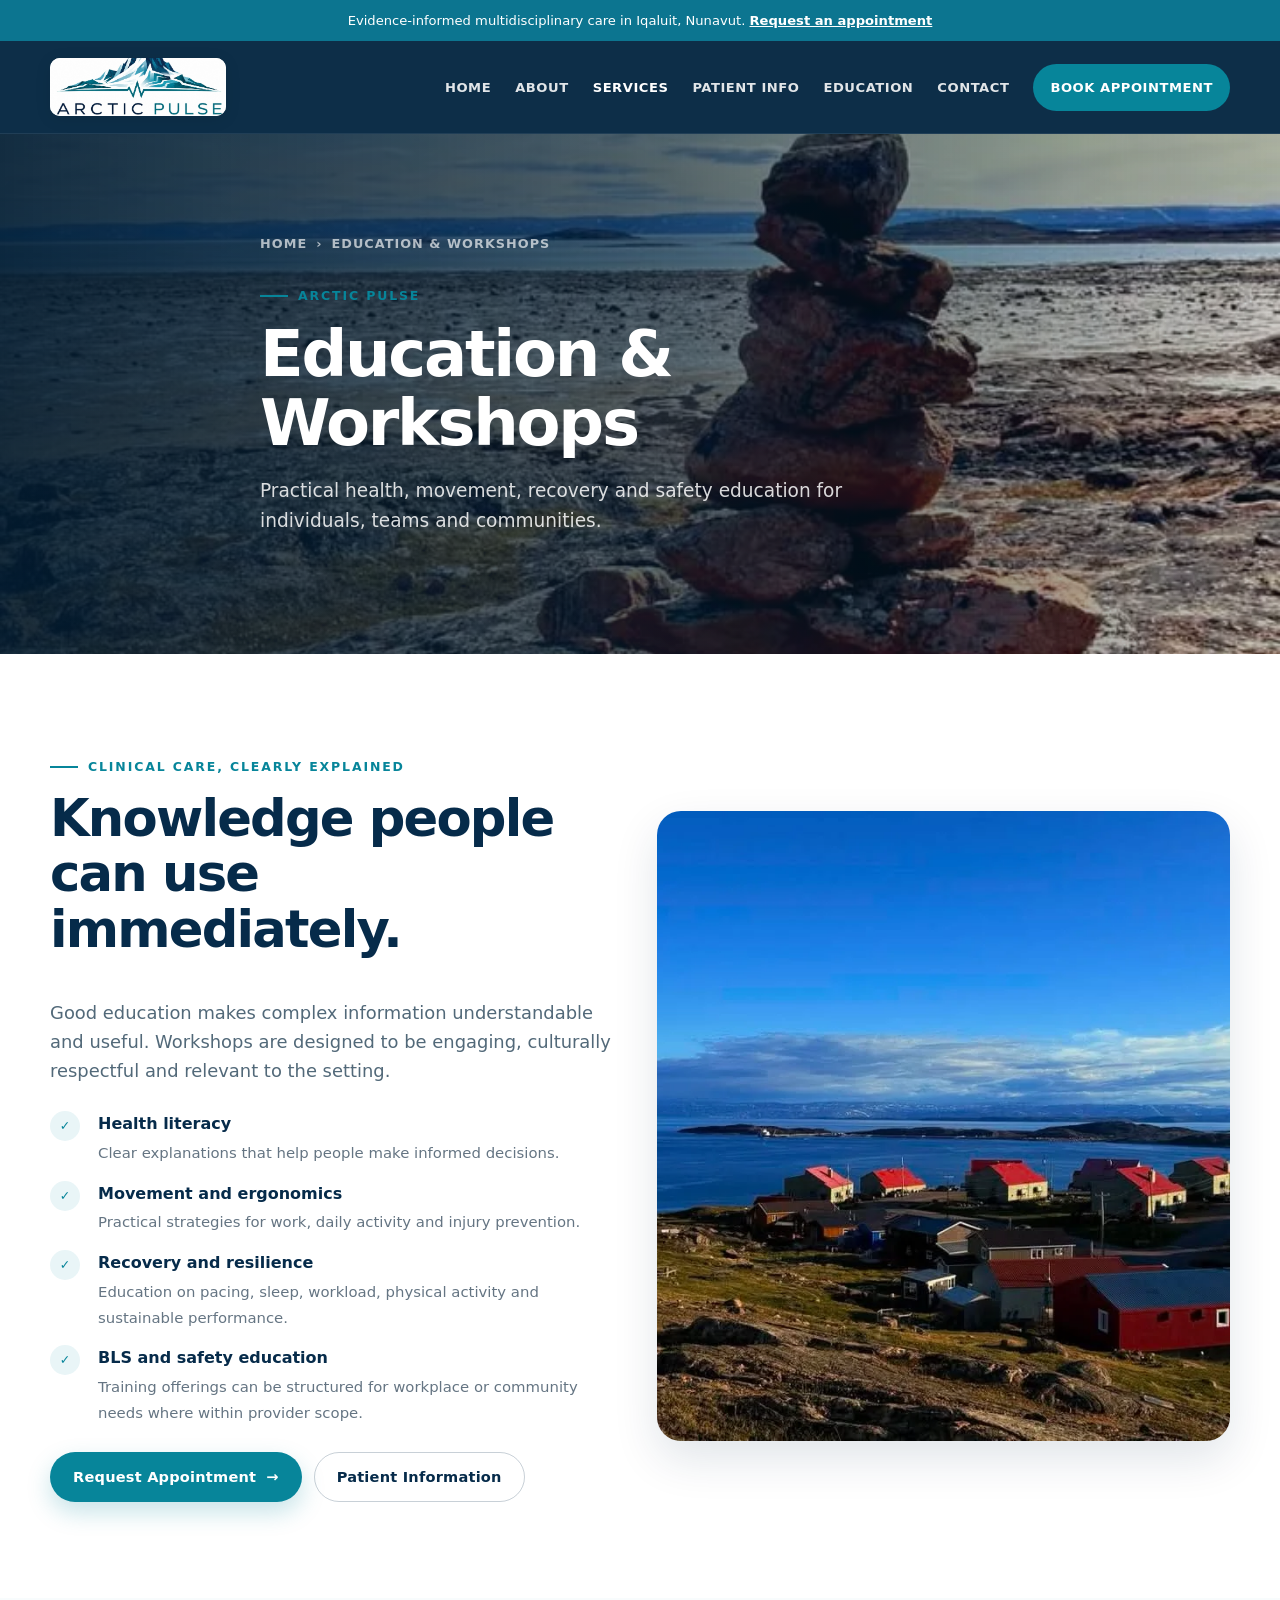
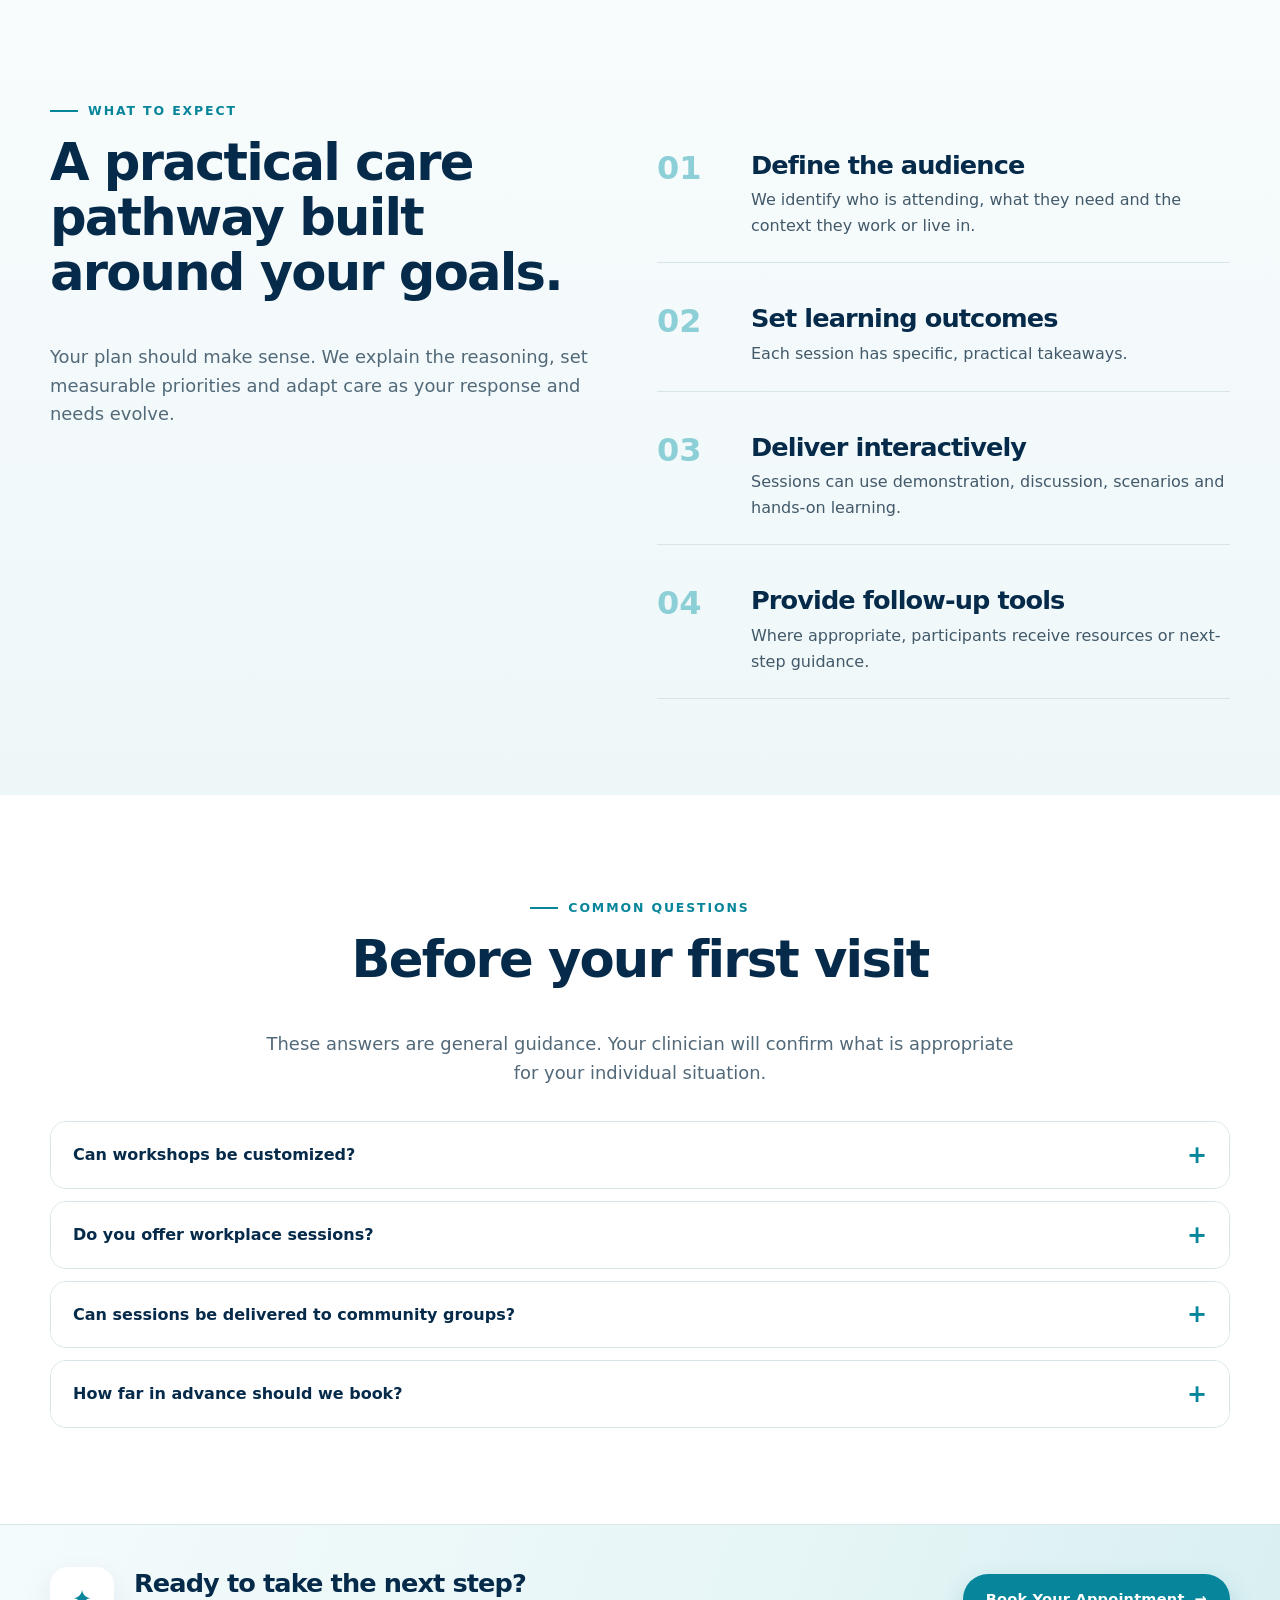
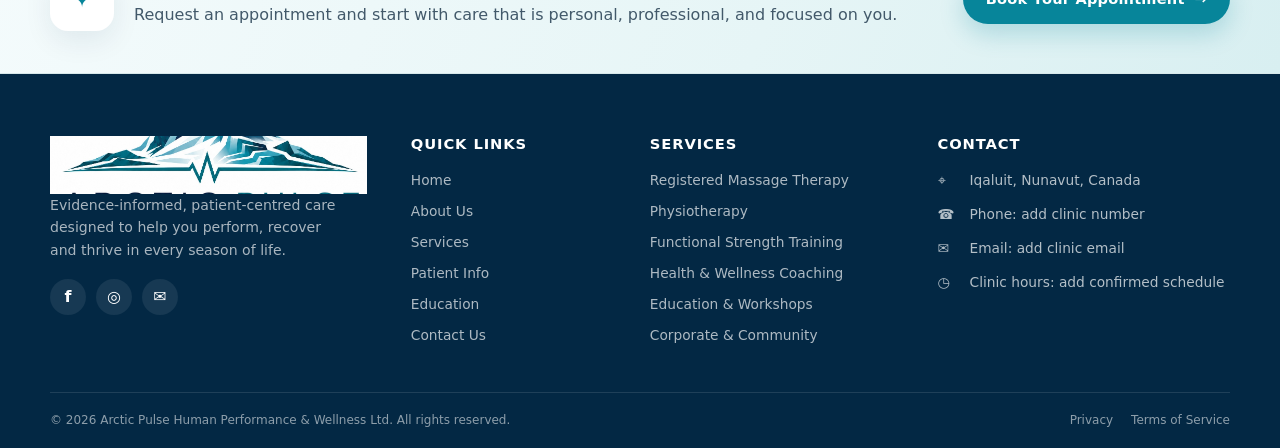
<file: education-workshops.html>
<!doctype html>
<html lang="en">
<head>
<meta charset="utf-8">
<meta name="viewport" content="width=device-width,initial-scale=1">
<title>Education & Workshops | Arctic Pulse</title>
<meta name="description" content="Practical health, movement, recovery and safety education for individuals, teams and communities.">
<meta name="theme-color" content="#062b4a">
<link rel="icon" href="assets/images/logo.png">
<link rel="stylesheet" href="assets/css/styles.css">
<meta property="og:title" content="Education & Workshops | Arctic Pulse">
<meta property="og:description" content="Practical health, movement, recovery and safety education for individuals, teams and communities.">
<meta property="og:type" content="website">
<meta property="og:image" content="assets/images/logo.png">
</head>
<body>

<a class="skip-link" href="#main">Skip to main content</a>
<div class="notice-bar">Evidence-informed multidisciplinary care in Iqaluit, Nunavut. <a href="contact.html#book">Request an appointment</a></div>
<header class="site-header">
  <div class="container header-inner">
    <a class="brand" href="index.html" aria-label="Arctic Pulse home">
      <img src="assets/images/logo-header.jpg" alt="Arctic Pulse Human Performance & Wellness Ltd.">
    </a>
    <button class="mobile-toggle" type="button" aria-label="Open navigation" aria-expanded="false"><span></span></button>
    <nav class="nav" aria-label="Primary navigation"><a class="" href="index.html">Home</a><a class="" href="about.html">About</a><a class="active" href="services.html">Services</a><a class="" href="patient-info.html">Patient Info</a><a class="" href="resources.html">Education</a><a class="" href="contact.html">Contact</a><a class="nav-book" href="contact.html#book">Book Appointment</a></nav>
  </div>
</header>
<main id="main">
<section class="inner-hero">
  <div class="inner-hero-media"><picture class="">
      <source srcset="assets/images/inuksuk.webp" type="image/webp">
      <img src="assets/images/inuksuk.png" alt="" loading="eager" style="object-position:center">
    </picture></div>
  <div class="container inner-hero-content">
    <div class="breadcrumbs"><a href="index.html">Home</a><span>›</span><span>Education & Workshops</span></div>
    <div class="eyebrow">Arctic Pulse</div>
    <h1>Education & Workshops</h1>
    <p>Practical health, movement, recovery and safety education for individuals, teams and communities.</p>
  </div>
</section>

<section class="section">
  <div class="container grid-2 align-center">
    <div>
      <div class="eyebrow">Clinical care, clearly explained</div>
      <h2>Knowledge people can use immediately.</h2>
      <p class="lede">Good education makes complex information understandable and useful. Workshops are designed to be engaging, culturally respectful and relevant to the setting.</p>
      <div class="feature-list"><div class="feature"><i>✓</i><div><strong>Health literacy</strong><span>Clear explanations that help people make informed decisions.</span></div></div><div class="feature"><i>✓</i><div><strong>Movement and ergonomics</strong><span>Practical strategies for work, daily activity and injury prevention.</span></div></div><div class="feature"><i>✓</i><div><strong>Recovery and resilience</strong><span>Education on pacing, sleep, workload, physical activity and sustainable performance.</span></div></div><div class="feature"><i>✓</i><div><strong>BLS and safety education</strong><span>Training offerings can be structured for workplace or community needs where within provider scope.</span></div></div></div>
      <div class="actions"><a class="btn btn-primary" href="contact.html#book">Request Appointment <span class="arrow">→</span></a><a class="btn btn-outline" href="patient-info.html">Patient Information</a></div>
    </div>
    <div class="image-card tall"><picture class="">
      <source srcset="assets/images/village-coast.webp" type="image/webp">
      <img src="assets/images/village-coast.png" alt="Coastal Nunavut community" loading="lazy" style="object-position:center">
    </picture></div>
  </div>
</section>
<section class="section section-ice">
  <div class="container grid-2">
    <div>
      <div class="eyebrow">What to expect</div>
      <h2>A practical care pathway built around your goals.</h2>
      <p class="lede">Your plan should make sense. We explain the reasoning, set measurable priorities and adapt care as your response and needs evolve.</p>
    </div>
    <div class="steps"><div class="step"><div><h3>Define the audience</h3><p>We identify who is attending, what they need and the context they work or live in.</p></div></div><div class="step"><div><h3>Set learning outcomes</h3><p>Each session has specific, practical takeaways.</p></div></div><div class="step"><div><h3>Deliver interactively</h3><p>Sessions can use demonstration, discussion, scenarios and hands-on learning.</p></div></div><div class="step"><div><h3>Provide follow-up tools</h3><p>Where appropriate, participants receive resources or next-step guidance.</p></div></div></div>
  </div>
</section>
<section class="section">
  <div class="container">
    <div class="center">
      <div class="eyebrow">Common questions</div>
      <h2>Before your first visit</h2>
      <p class="lede">These answers are general guidance. Your clinician will confirm what is appropriate for your individual situation.</p>
    </div>
    <div class="faq"><div class="faq-item"><button class="faq-q" type="button" aria-expanded="false">Can workshops be customized?</button><div class="faq-a"><p>Yes. Content, length and examples can be adapted to the group and organizational goals.</p></div></div><div class="faq-item"><button class="faq-q" type="button" aria-expanded="false">Do you offer workplace sessions?</button><div class="faq-a"><p>Yes. Workplace education can be delivered around movement, recovery, physical demands, wellness and related topics within scope.</p></div></div><div class="faq-item"><button class="faq-q" type="button" aria-expanded="false">Can sessions be delivered to community groups?</button><div class="faq-a"><p>Yes. Contact us with the audience, location, approximate group size and topic so we can discuss feasibility.</p></div></div><div class="faq-item"><button class="faq-q" type="button" aria-expanded="false">How far in advance should we book?</button><div class="faq-a"><p>For group programs, earlier planning is recommended so content, scheduling and logistics can be confirmed.</p></div></div></div>
  </div>
</section>
</main>
<section class="cta">
  <div class="container cta-inner">
    <div class="cta-copy">
      <div class="cta-icon" aria-hidden="true">✦</div>
      <div>
        <h3>Ready to take the next step?</h3>
        <p>Request an appointment and start with care that is personal, professional, and focused on you.</p>
      </div>
    </div>
    <a class="btn btn-primary" href="contact.html#book">Book Your Appointment <span class="arrow">→</span></a>
  </div>
</section>
<footer class="site-footer footer">
  <div class="container footer-main">
    <div class="footer-brand">
      <a class="brand" href="index.html"><img src="assets/images/logo-header.jpg" alt="Arctic Pulse"></a>
      <p>Evidence-informed, patient-centred care designed to help you perform, recover and thrive in every season of life.</p>
      <div class="socials" aria-label="Social links">
        <a href="#" aria-label="Facebook">f</a><a href="#" aria-label="Instagram">◎</a><a href="contact.html" aria-label="Email">✉</a>
      </div>
    </div>
    <div>
      <h4>Quick Links</h4>
      <div class="footer-links">
        <a href="index.html">Home</a><a href="about.html">About Us</a><a href="services.html">Services</a>
        <a href="patient-info.html">Patient Info</a><a href="resources.html">Education</a><a href="contact.html">Contact Us</a>
      </div>
    </div>
    <div>
      <h4>Services</h4>
      <div class="footer-links">
        <a href="massage-therapy.html">Registered Massage Therapy</a>
        <a href="physiotherapy.html">Physiotherapy</a>
        <a href="functional-strength.html">Functional Strength Training</a>
        <a href="health-wellness.html">Health & Wellness Coaching</a>
        <a href="education-workshops.html">Education & Workshops</a>
        <a href="corporate-community.html">Corporate & Community</a>
      </div>
    </div>
    <div>
      <h4>Contact</h4>
      <div class="footer-contact">
        <div><span>⌖</span><span>Iqaluit, Nunavut, Canada</span></div>
        <div><span>☎</span><span>Phone: add clinic number</span></div>
        <div><span>✉</span><span>Email: add clinic email</span></div>
        <div><span>◷</span><span>Clinic hours: add confirmed schedule</span></div>
      </div>
    </div>
  </div>
  <div class="container footer-bottom">
    <span>© <span data-year></span> Arctic Pulse Human Performance & Wellness Ltd. All rights reserved.</span>
    <nav><a href="patient-info.html#privacy">Privacy</a><a href="patient-info.html#terms">Terms of Service</a></nav>
  </div>
</footer>
<script src="assets/js/main.js"></script>
<script src="assets/js/forms.js"></script>
</body></html>
</file>
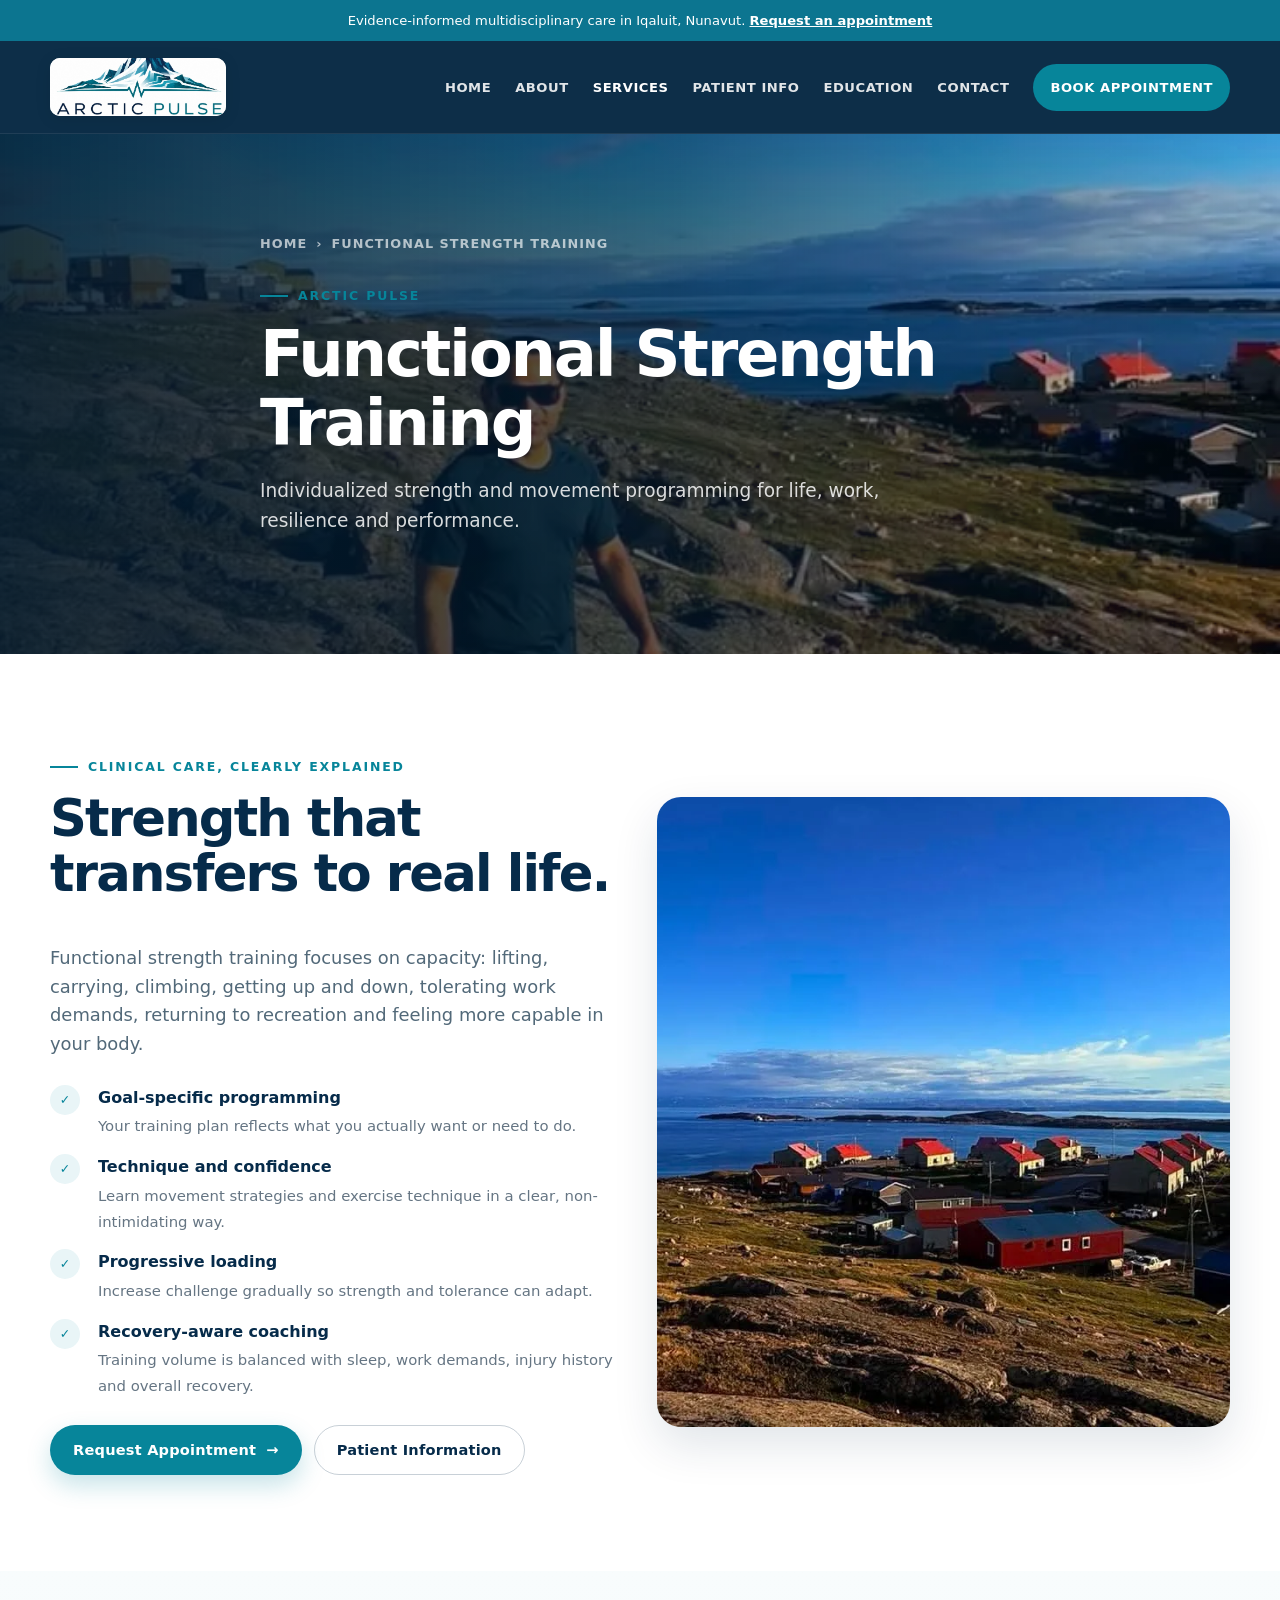
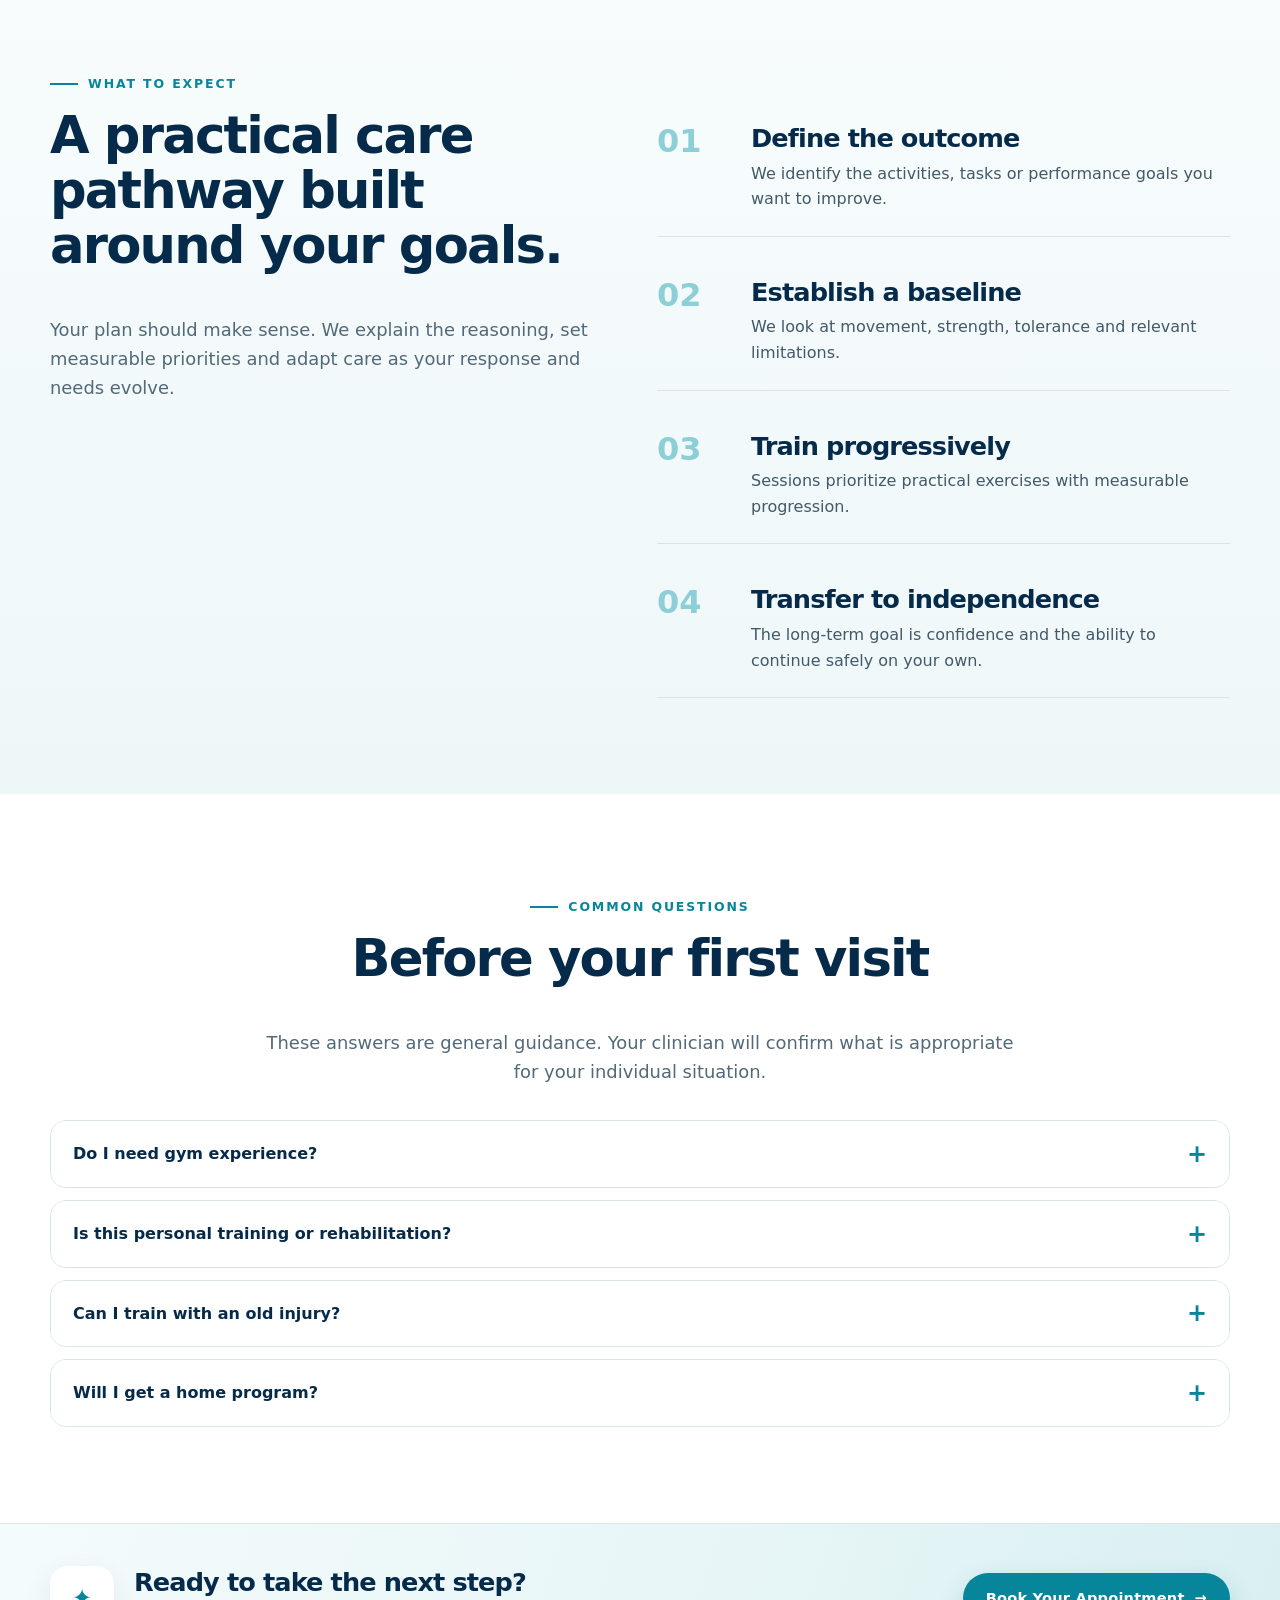
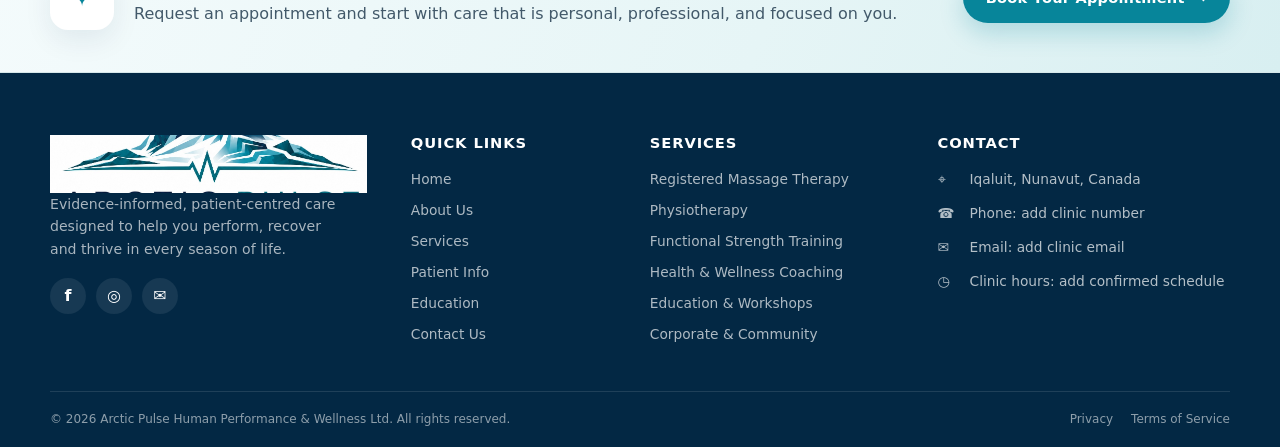
<file: functional-strength.html>
<!doctype html>
<html lang="en">
<head>
<meta charset="utf-8">
<meta name="viewport" content="width=device-width,initial-scale=1">
<title>Functional Strength Training | Arctic Pulse</title>
<meta name="description" content="Individualized strength and movement programming for life, work, resilience and performance.">
<meta name="theme-color" content="#062b4a">
<link rel="icon" href="assets/images/logo.png">
<link rel="stylesheet" href="assets/css/styles.css">
<meta property="og:title" content="Functional Strength Training | Arctic Pulse">
<meta property="og:description" content="Individualized strength and movement programming for life, work, resilience and performance.">
<meta property="og:type" content="website">
<meta property="og:image" content="assets/images/logo.png">
</head>
<body>

<a class="skip-link" href="#main">Skip to main content</a>
<div class="notice-bar">Evidence-informed multidisciplinary care in Iqaluit, Nunavut. <a href="contact.html#book">Request an appointment</a></div>
<header class="site-header">
  <div class="container header-inner">
    <a class="brand" href="index.html" aria-label="Arctic Pulse home">
      <img src="assets/images/logo-header.jpg" alt="Arctic Pulse Human Performance & Wellness Ltd.">
    </a>
    <button class="mobile-toggle" type="button" aria-label="Open navigation" aria-expanded="false"><span></span></button>
    <nav class="nav" aria-label="Primary navigation"><a class="" href="index.html">Home</a><a class="" href="about.html">About</a><a class="active" href="services.html">Services</a><a class="" href="patient-info.html">Patient Info</a><a class="" href="resources.html">Education</a><a class="" href="contact.html">Contact</a><a class="nav-book" href="contact.html#book">Book Appointment</a></nav>
  </div>
</header>
<main id="main">
<section class="inner-hero">
  <div class="inner-hero-media"><picture class="">
      <source srcset="assets/images/walking-tundra.webp" type="image/webp">
      <img src="assets/images/walking-tundra.png" alt="" loading="eager" style="object-position:center">
    </picture></div>
  <div class="container inner-hero-content">
    <div class="breadcrumbs"><a href="index.html">Home</a><span>›</span><span>Functional Strength Training</span></div>
    <div class="eyebrow">Arctic Pulse</div>
    <h1>Functional Strength Training</h1>
    <p>Individualized strength and movement programming for life, work, resilience and performance.</p>
  </div>
</section>

<section class="section">
  <div class="container grid-2 align-center">
    <div>
      <div class="eyebrow">Clinical care, clearly explained</div>
      <h2>Strength that transfers to real life.</h2>
      <p class="lede">Functional strength training focuses on capacity: lifting, carrying, climbing, getting up and down, tolerating work demands, returning to recreation and feeling more capable in your body.</p>
      <div class="feature-list"><div class="feature"><i>✓</i><div><strong>Goal-specific programming</strong><span>Your training plan reflects what you actually want or need to do.</span></div></div><div class="feature"><i>✓</i><div><strong>Technique and confidence</strong><span>Learn movement strategies and exercise technique in a clear, non-intimidating way.</span></div></div><div class="feature"><i>✓</i><div><strong>Progressive loading</strong><span>Increase challenge gradually so strength and tolerance can adapt.</span></div></div><div class="feature"><i>✓</i><div><strong>Recovery-aware coaching</strong><span>Training volume is balanced with sleep, work demands, injury history and overall recovery.</span></div></div></div>
      <div class="actions"><a class="btn btn-primary" href="contact.html#book">Request Appointment <span class="arrow">→</span></a><a class="btn btn-outline" href="patient-info.html">Patient Information</a></div>
    </div>
    <div class="image-card tall"><picture class="">
      <source srcset="assets/images/village-panorama.webp" type="image/webp">
      <img src="assets/images/village-panorama.png" alt="Northern community by the sea" loading="lazy" style="object-position:center 45%">
    </picture></div>
  </div>
</section>
<section class="section section-ice">
  <div class="container grid-2">
    <div>
      <div class="eyebrow">What to expect</div>
      <h2>A practical care pathway built around your goals.</h2>
      <p class="lede">Your plan should make sense. We explain the reasoning, set measurable priorities and adapt care as your response and needs evolve.</p>
    </div>
    <div class="steps"><div class="step"><div><h3>Define the outcome</h3><p>We identify the activities, tasks or performance goals you want to improve.</p></div></div><div class="step"><div><h3>Establish a baseline</h3><p>We look at movement, strength, tolerance and relevant limitations.</p></div></div><div class="step"><div><h3>Train progressively</h3><p>Sessions prioritize practical exercises with measurable progression.</p></div></div><div class="step"><div><h3>Transfer to independence</h3><p>The long-term goal is confidence and the ability to continue safely on your own.</p></div></div></div>
  </div>
</section>
<section class="section">
  <div class="container">
    <div class="center">
      <div class="eyebrow">Common questions</div>
      <h2>Before your first visit</h2>
      <p class="lede">These answers are general guidance. Your clinician will confirm what is appropriate for your individual situation.</p>
    </div>
    <div class="faq"><div class="faq-item"><button class="faq-q" type="button" aria-expanded="false">Do I need gym experience?</button><div class="faq-a"><p>No. Training can start at any level. Instruction is adapted to your current confidence, health status and experience.</p></div></div><div class="faq-item"><button class="faq-q" type="button" aria-expanded="false">Is this personal training or rehabilitation?</button><div class="faq-a"><p>Functional strength can complement rehabilitation but does not replace regulated medical care when that is required. We will clarify the scope of service for your situation.</p></div></div><div class="faq-item"><button class="faq-q" type="button" aria-expanded="false">Can I train with an old injury?</button><div class="faq-a"><p>Often yes, with appropriate screening and modification. The plan should respect symptoms while still building capacity.</p></div></div><div class="faq-item"><button class="faq-q" type="button" aria-expanded="false">Will I get a home program?</button><div class="faq-a"><p>When appropriate, you can receive a simple program that supports progress between supervised sessions.</p></div></div></div>
  </div>
</section>
</main>
<section class="cta">
  <div class="container cta-inner">
    <div class="cta-copy">
      <div class="cta-icon" aria-hidden="true">✦</div>
      <div>
        <h3>Ready to take the next step?</h3>
        <p>Request an appointment and start with care that is personal, professional, and focused on you.</p>
      </div>
    </div>
    <a class="btn btn-primary" href="contact.html#book">Book Your Appointment <span class="arrow">→</span></a>
  </div>
</section>
<footer class="site-footer footer">
  <div class="container footer-main">
    <div class="footer-brand">
      <a class="brand" href="index.html"><img src="assets/images/logo-header.jpg" alt="Arctic Pulse"></a>
      <p>Evidence-informed, patient-centred care designed to help you perform, recover and thrive in every season of life.</p>
      <div class="socials" aria-label="Social links">
        <a href="#" aria-label="Facebook">f</a><a href="#" aria-label="Instagram">◎</a><a href="contact.html" aria-label="Email">✉</a>
      </div>
    </div>
    <div>
      <h4>Quick Links</h4>
      <div class="footer-links">
        <a href="index.html">Home</a><a href="about.html">About Us</a><a href="services.html">Services</a>
        <a href="patient-info.html">Patient Info</a><a href="resources.html">Education</a><a href="contact.html">Contact Us</a>
      </div>
    </div>
    <div>
      <h4>Services</h4>
      <div class="footer-links">
        <a href="massage-therapy.html">Registered Massage Therapy</a>
        <a href="physiotherapy.html">Physiotherapy</a>
        <a href="functional-strength.html">Functional Strength Training</a>
        <a href="health-wellness.html">Health & Wellness Coaching</a>
        <a href="education-workshops.html">Education & Workshops</a>
        <a href="corporate-community.html">Corporate & Community</a>
      </div>
    </div>
    <div>
      <h4>Contact</h4>
      <div class="footer-contact">
        <div><span>⌖</span><span>Iqaluit, Nunavut, Canada</span></div>
        <div><span>☎</span><span>Phone: add clinic number</span></div>
        <div><span>✉</span><span>Email: add clinic email</span></div>
        <div><span>◷</span><span>Clinic hours: add confirmed schedule</span></div>
      </div>
    </div>
  </div>
  <div class="container footer-bottom">
    <span>© <span data-year></span> Arctic Pulse Human Performance & Wellness Ltd. All rights reserved.</span>
    <nav><a href="patient-info.html#privacy">Privacy</a><a href="patient-info.html#terms">Terms of Service</a></nav>
  </div>
</footer>
<script src="assets/js/main.js"></script>
<script src="assets/js/forms.js"></script>
</body></html>
</file>
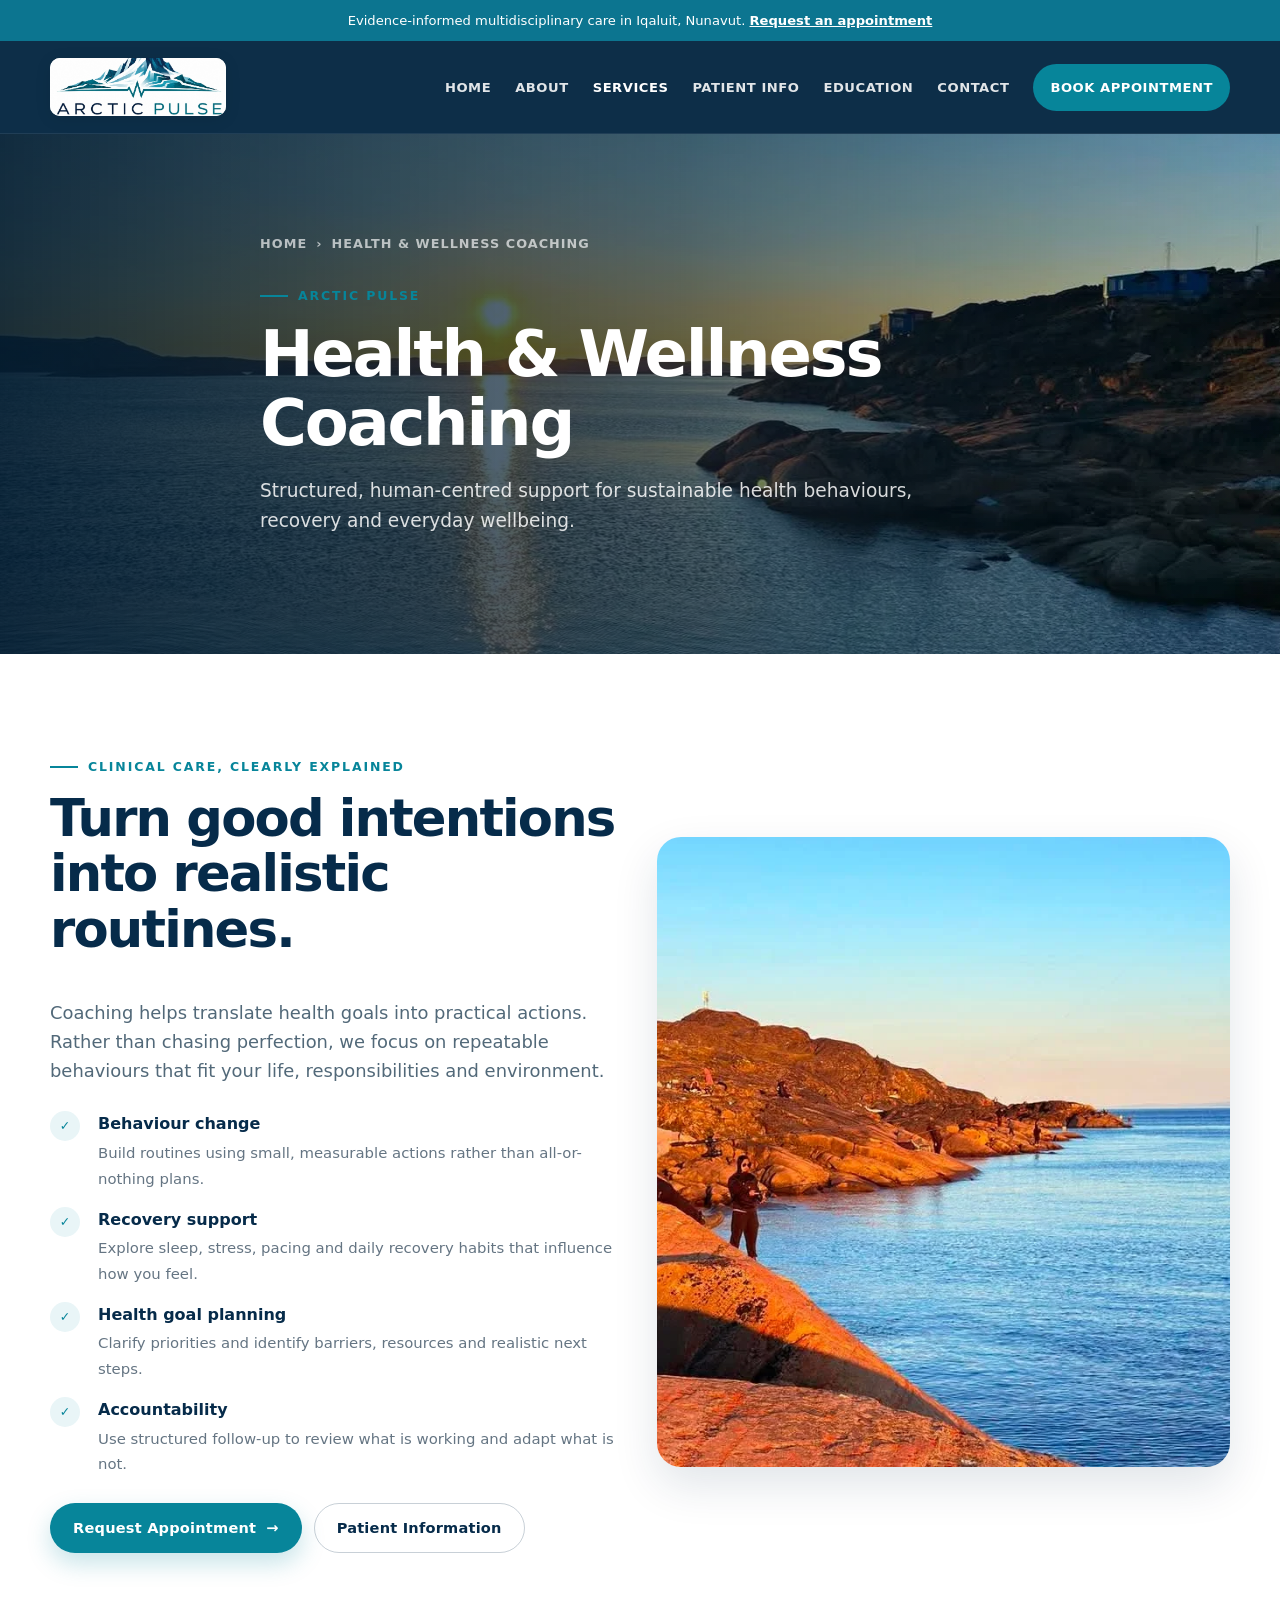
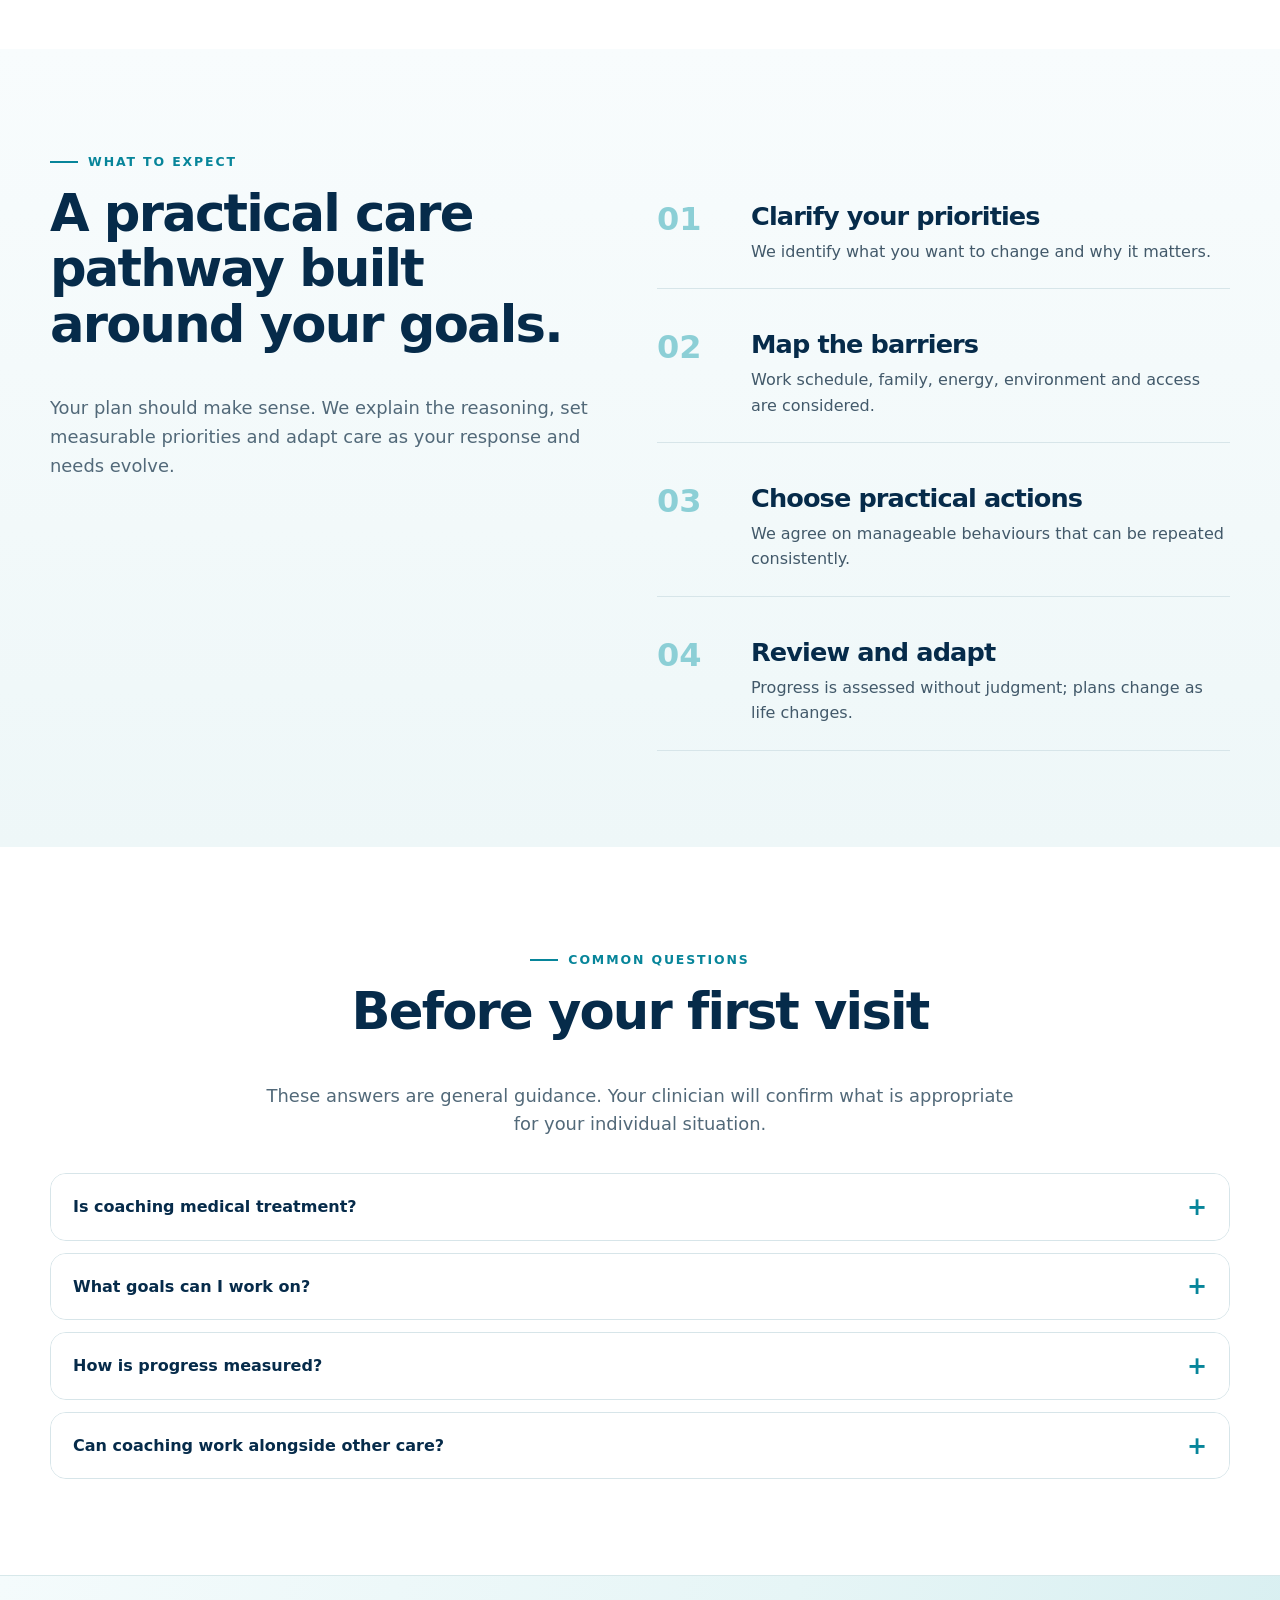
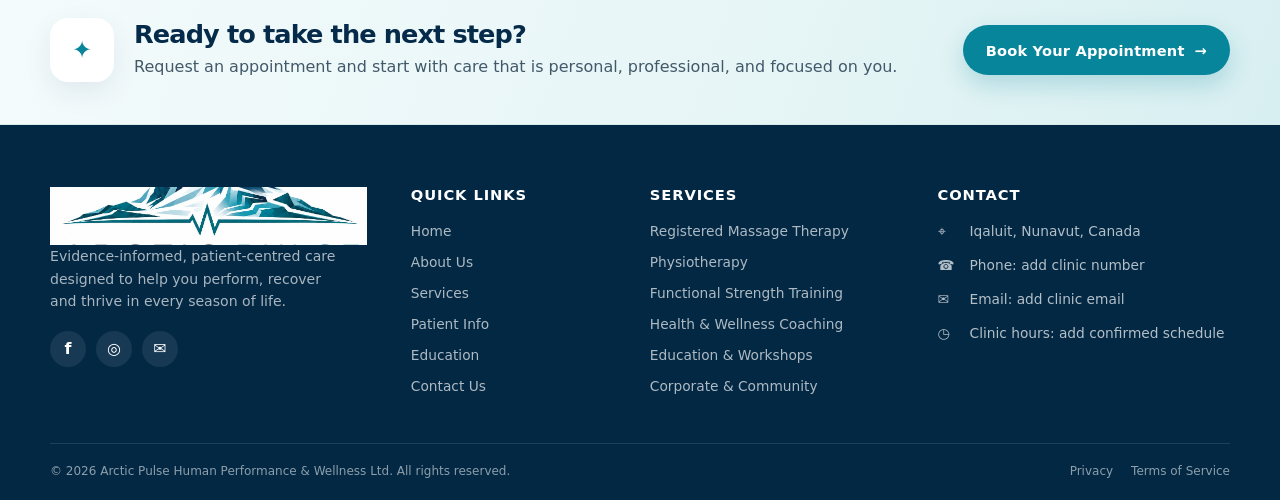
<file: health-wellness.html>
<!doctype html>
<html lang="en">
<head>
<meta charset="utf-8">
<meta name="viewport" content="width=device-width,initial-scale=1">
<title>Health & Wellness Coaching | Arctic Pulse</title>
<meta name="description" content="Structured, human-centred support for sustainable health behaviours, recovery and everyday wellbeing.">
<meta name="theme-color" content="#062b4a">
<link rel="icon" href="assets/images/logo.png">
<link rel="stylesheet" href="assets/css/styles.css">
<meta property="og:title" content="Health & Wellness Coaching | Arctic Pulse">
<meta property="og:description" content="Structured, human-centred support for sustainable health behaviours, recovery and everyday wellbeing.">
<meta property="og:type" content="website">
<meta property="og:image" content="assets/images/logo.png">
</head>
<body>

<a class="skip-link" href="#main">Skip to main content</a>
<div class="notice-bar">Evidence-informed multidisciplinary care in Iqaluit, Nunavut. <a href="contact.html#book">Request an appointment</a></div>
<header class="site-header">
  <div class="container header-inner">
    <a class="brand" href="index.html" aria-label="Arctic Pulse home">
      <img src="assets/images/logo-header.jpg" alt="Arctic Pulse Human Performance & Wellness Ltd.">
    </a>
    <button class="mobile-toggle" type="button" aria-label="Open navigation" aria-expanded="false"><span></span></button>
    <nav class="nav" aria-label="Primary navigation"><a class="" href="index.html">Home</a><a class="" href="about.html">About</a><a class="active" href="services.html">Services</a><a class="" href="patient-info.html">Patient Info</a><a class="" href="resources.html">Education</a><a class="" href="contact.html">Contact</a><a class="nav-book" href="contact.html#book">Book Appointment</a></nav>
  </div>
</header>
<main id="main">
<section class="inner-hero">
  <div class="inner-hero-media"><picture class="">
      <source srcset="assets/images/sunset-bay.webp" type="image/webp">
      <img src="assets/images/sunset-bay.png" alt="" loading="eager" style="object-position:center">
    </picture></div>
  <div class="container inner-hero-content">
    <div class="breadcrumbs"><a href="index.html">Home</a><span>›</span><span>Health & Wellness Coaching</span></div>
    <div class="eyebrow">Arctic Pulse</div>
    <h1>Health & Wellness Coaching</h1>
    <p>Structured, human-centred support for sustainable health behaviours, recovery and everyday wellbeing.</p>
  </div>
</section>

<section class="section">
  <div class="container grid-2 align-center">
    <div>
      <div class="eyebrow">Clinical care, clearly explained</div>
      <h2>Turn good intentions into realistic routines.</h2>
      <p class="lede">Coaching helps translate health goals into practical actions. Rather than chasing perfection, we focus on repeatable behaviours that fit your life, responsibilities and environment.</p>
      <div class="feature-list"><div class="feature"><i>✓</i><div><strong>Behaviour change</strong><span>Build routines using small, measurable actions rather than all-or-nothing plans.</span></div></div><div class="feature"><i>✓</i><div><strong>Recovery support</strong><span>Explore sleep, stress, pacing and daily recovery habits that influence how you feel.</span></div></div><div class="feature"><i>✓</i><div><strong>Health goal planning</strong><span>Clarify priorities and identify barriers, resources and realistic next steps.</span></div></div><div class="feature"><i>✓</i><div><strong>Accountability</strong><span>Use structured follow-up to review what is working and adapt what is not.</span></div></div></div>
      <div class="actions"><a class="btn btn-primary" href="contact.html#book">Request Appointment <span class="arrow">→</span></a><a class="btn btn-outline" href="patient-info.html">Patient Information</a></div>
    </div>
    <div class="image-card tall"><picture class="">
      <source srcset="assets/images/coast-people.webp" type="image/webp">
      <img src="assets/images/coast-people.png" alt="People on a rocky northern coast at golden hour" loading="lazy" style="object-position:center">
    </picture></div>
  </div>
</section>
<section class="section section-ice">
  <div class="container grid-2">
    <div>
      <div class="eyebrow">What to expect</div>
      <h2>A practical care pathway built around your goals.</h2>
      <p class="lede">Your plan should make sense. We explain the reasoning, set measurable priorities and adapt care as your response and needs evolve.</p>
    </div>
    <div class="steps"><div class="step"><div><h3>Clarify your priorities</h3><p>We identify what you want to change and why it matters.</p></div></div><div class="step"><div><h3>Map the barriers</h3><p>Work schedule, family, energy, environment and access are considered.</p></div></div><div class="step"><div><h3>Choose practical actions</h3><p>We agree on manageable behaviours that can be repeated consistently.</p></div></div><div class="step"><div><h3>Review and adapt</h3><p>Progress is assessed without judgment; plans change as life changes.</p></div></div></div>
  </div>
</section>
<section class="section">
  <div class="container">
    <div class="center">
      <div class="eyebrow">Common questions</div>
      <h2>Before your first visit</h2>
      <p class="lede">These answers are general guidance. Your clinician will confirm what is appropriate for your individual situation.</p>
    </div>
    <div class="faq"><div class="faq-item"><button class="faq-q" type="button" aria-expanded="false">Is coaching medical treatment?</button><div class="faq-a"><p>No. Coaching supports behaviour change and wellbeing but does not replace diagnosis, medical treatment, psychotherapy or regulated nutrition care when those are needed.</p></div></div><div class="faq-item"><button class="faq-q" type="button" aria-expanded="false">What goals can I work on?</button><div class="faq-a"><p>Common topics include activity, routines, sleep habits, recovery, stress management, pacing and general health behaviour planning.</p></div></div><div class="faq-item"><button class="faq-q" type="button" aria-expanded="false">How is progress measured?</button><div class="faq-a"><p>Progress can be tracked through consistency, symptoms, energy, function, confidence and other goals that are meaningful to you.</p></div></div><div class="faq-item"><button class="faq-q" type="button" aria-expanded="false">Can coaching work alongside other care?</button><div class="faq-a"><p>Yes. Coaching can complement clinical services by helping you implement agreed health behaviours in daily life.</p></div></div></div>
  </div>
</section>
</main>
<section class="cta">
  <div class="container cta-inner">
    <div class="cta-copy">
      <div class="cta-icon" aria-hidden="true">✦</div>
      <div>
        <h3>Ready to take the next step?</h3>
        <p>Request an appointment and start with care that is personal, professional, and focused on you.</p>
      </div>
    </div>
    <a class="btn btn-primary" href="contact.html#book">Book Your Appointment <span class="arrow">→</span></a>
  </div>
</section>
<footer class="site-footer footer">
  <div class="container footer-main">
    <div class="footer-brand">
      <a class="brand" href="index.html"><img src="assets/images/logo-header.jpg" alt="Arctic Pulse"></a>
      <p>Evidence-informed, patient-centred care designed to help you perform, recover and thrive in every season of life.</p>
      <div class="socials" aria-label="Social links">
        <a href="#" aria-label="Facebook">f</a><a href="#" aria-label="Instagram">◎</a><a href="contact.html" aria-label="Email">✉</a>
      </div>
    </div>
    <div>
      <h4>Quick Links</h4>
      <div class="footer-links">
        <a href="index.html">Home</a><a href="about.html">About Us</a><a href="services.html">Services</a>
        <a href="patient-info.html">Patient Info</a><a href="resources.html">Education</a><a href="contact.html">Contact Us</a>
      </div>
    </div>
    <div>
      <h4>Services</h4>
      <div class="footer-links">
        <a href="massage-therapy.html">Registered Massage Therapy</a>
        <a href="physiotherapy.html">Physiotherapy</a>
        <a href="functional-strength.html">Functional Strength Training</a>
        <a href="health-wellness.html">Health & Wellness Coaching</a>
        <a href="education-workshops.html">Education & Workshops</a>
        <a href="corporate-community.html">Corporate & Community</a>
      </div>
    </div>
    <div>
      <h4>Contact</h4>
      <div class="footer-contact">
        <div><span>⌖</span><span>Iqaluit, Nunavut, Canada</span></div>
        <div><span>☎</span><span>Phone: add clinic number</span></div>
        <div><span>✉</span><span>Email: add clinic email</span></div>
        <div><span>◷</span><span>Clinic hours: add confirmed schedule</span></div>
      </div>
    </div>
  </div>
  <div class="container footer-bottom">
    <span>© <span data-year></span> Arctic Pulse Human Performance & Wellness Ltd. All rights reserved.</span>
    <nav><a href="patient-info.html#privacy">Privacy</a><a href="patient-info.html#terms">Terms of Service</a></nav>
  </div>
</footer>
<script src="assets/js/main.js"></script>
<script src="assets/js/forms.js"></script>
</body></html>
</file>
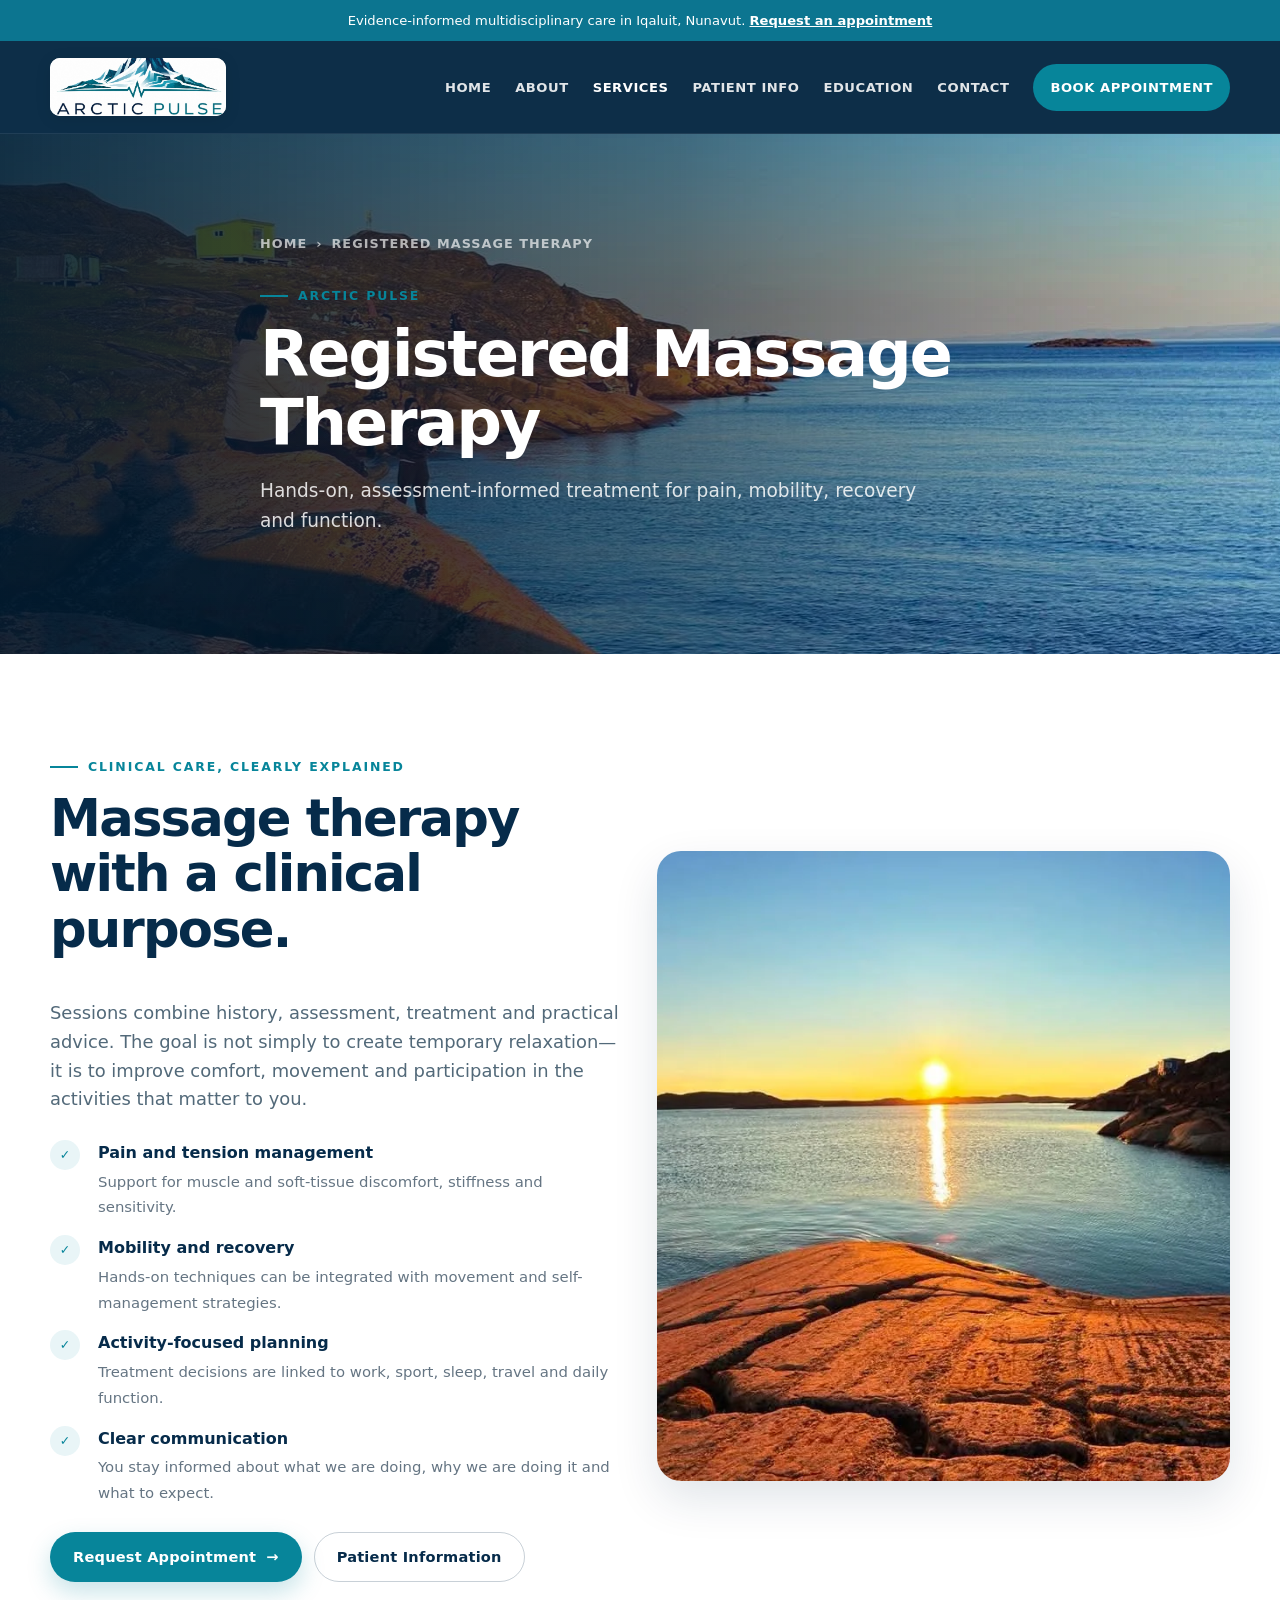
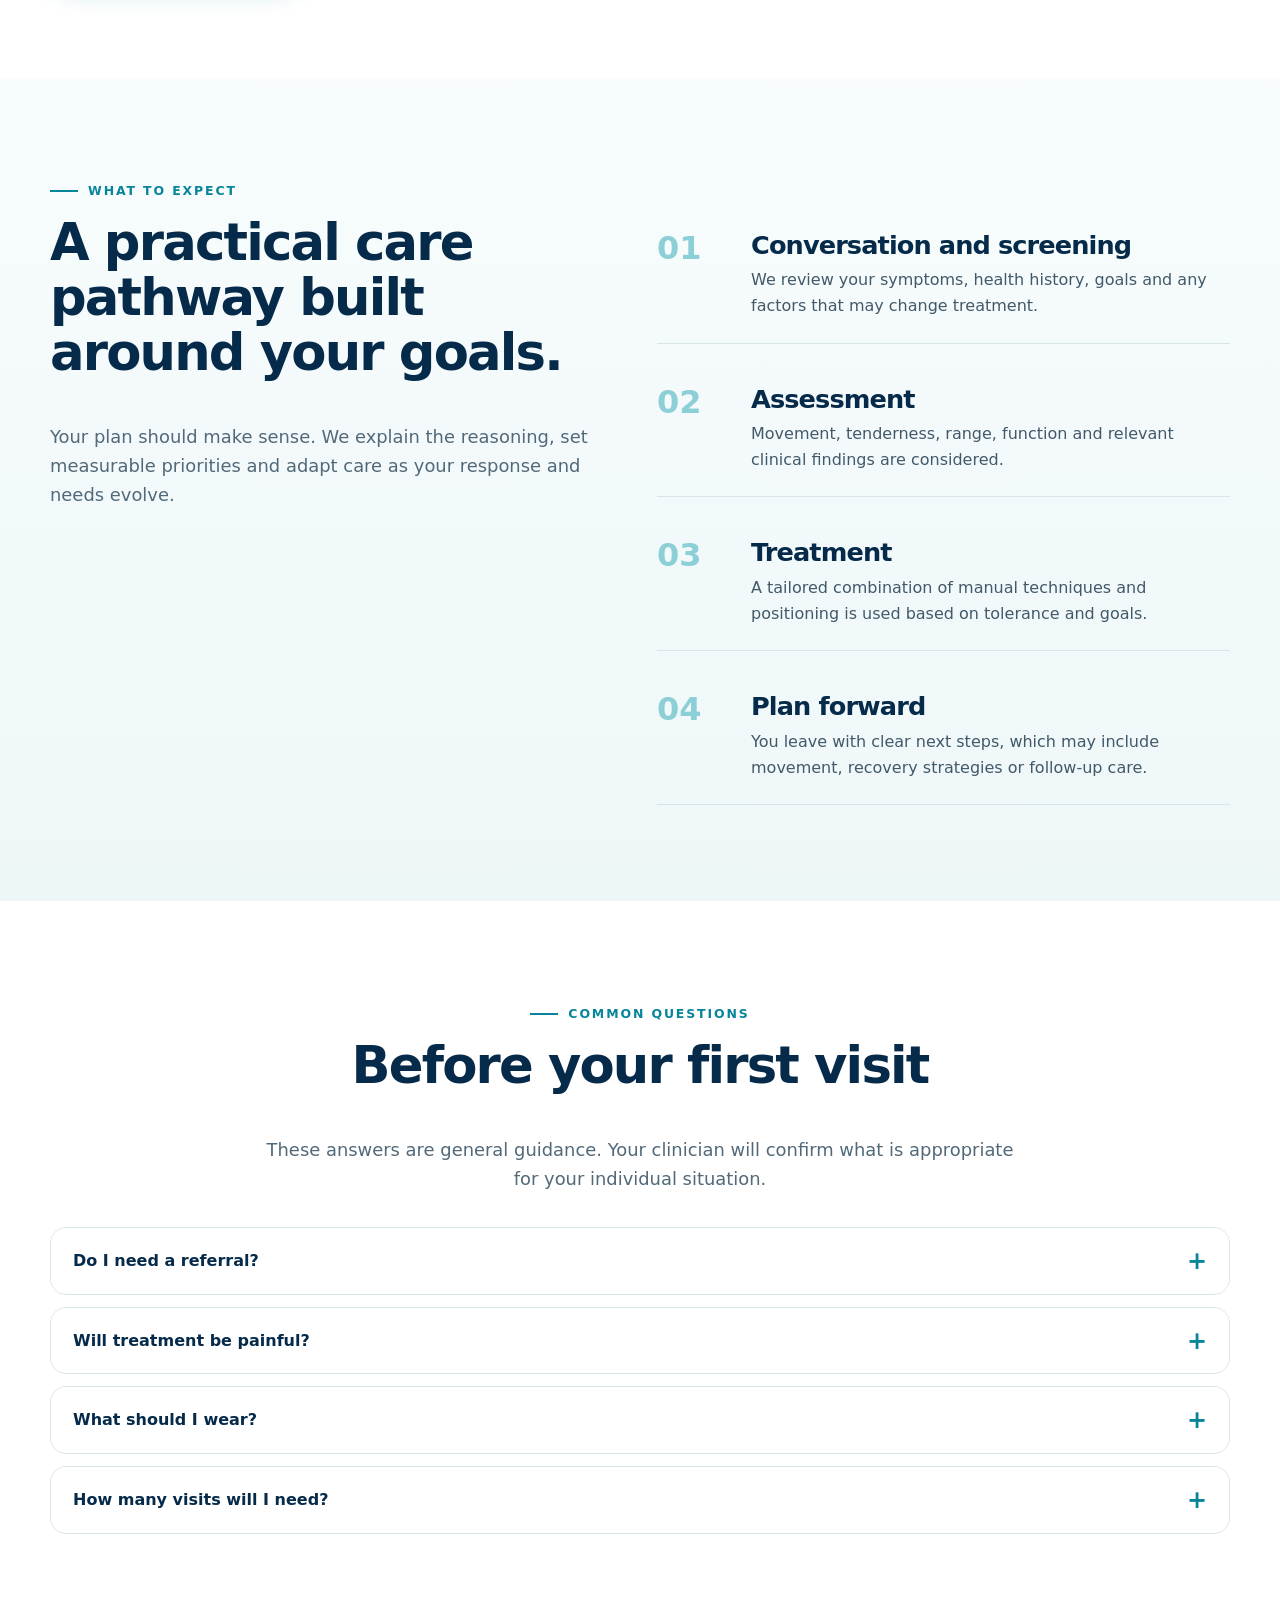
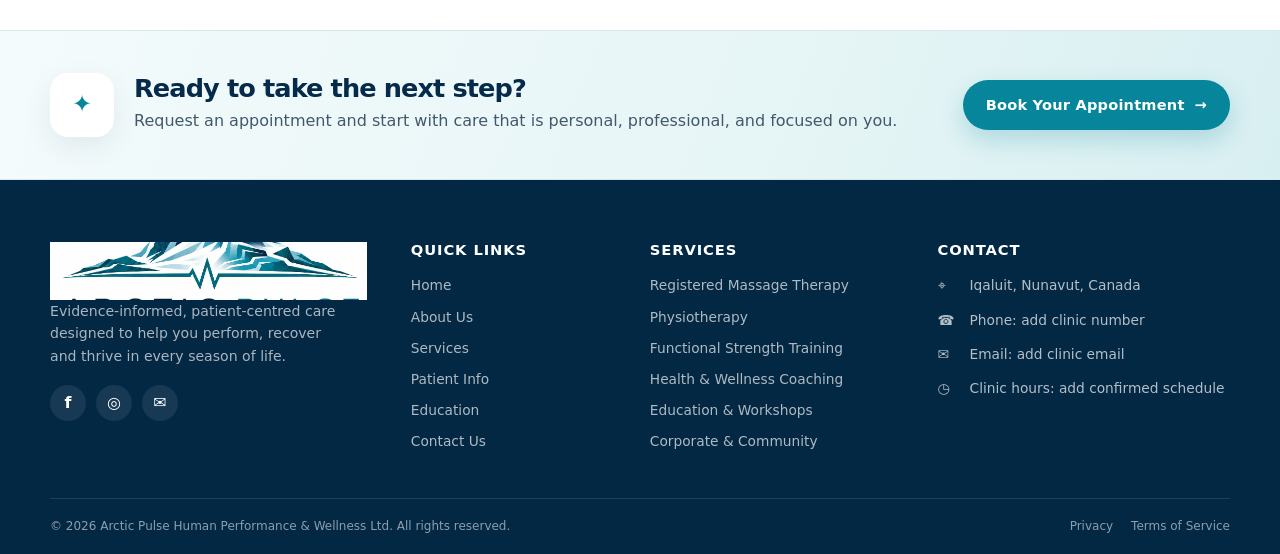
<file: massage-therapy.html>
<!doctype html>
<html lang="en">
<head>
<meta charset="utf-8">
<meta name="viewport" content="width=device-width,initial-scale=1">
<title>Registered Massage Therapy | Arctic Pulse</title>
<meta name="description" content="Hands-on, assessment-informed treatment for pain, mobility, recovery and function.">
<meta name="theme-color" content="#062b4a">
<link rel="icon" href="assets/images/logo.png">
<link rel="stylesheet" href="assets/css/styles.css">
<meta property="og:title" content="Registered Massage Therapy | Arctic Pulse">
<meta property="og:description" content="Hands-on, assessment-informed treatment for pain, mobility, recovery and function.">
<meta property="og:type" content="website">
<meta property="og:image" content="assets/images/logo.png">
</head>
<body>

<a class="skip-link" href="#main">Skip to main content</a>
<div class="notice-bar">Evidence-informed multidisciplinary care in Iqaluit, Nunavut. <a href="contact.html#book">Request an appointment</a></div>
<header class="site-header">
  <div class="container header-inner">
    <a class="brand" href="index.html" aria-label="Arctic Pulse home">
      <img src="assets/images/logo-header.jpg" alt="Arctic Pulse Human Performance & Wellness Ltd.">
    </a>
    <button class="mobile-toggle" type="button" aria-label="Open navigation" aria-expanded="false"><span></span></button>
    <nav class="nav" aria-label="Primary navigation"><a class="" href="index.html">Home</a><a class="" href="about.html">About</a><a class="active" href="services.html">Services</a><a class="" href="patient-info.html">Patient Info</a><a class="" href="resources.html">Education</a><a class="" href="contact.html">Contact</a><a class="nav-book" href="contact.html#book">Book Appointment</a></nav>
  </div>
</header>
<main id="main">
<section class="inner-hero">
  <div class="inner-hero-media"><picture class="">
      <source srcset="assets/images/coast-community.webp" type="image/webp">
      <img src="assets/images/coast-community.png" alt="" loading="eager" style="object-position:center">
    </picture></div>
  <div class="container inner-hero-content">
    <div class="breadcrumbs"><a href="index.html">Home</a><span>›</span><span>Registered Massage Therapy</span></div>
    <div class="eyebrow">Arctic Pulse</div>
    <h1>Registered Massage Therapy</h1>
    <p>Hands-on, assessment-informed treatment for pain, mobility, recovery and function.</p>
  </div>
</section>

<section class="section">
  <div class="container grid-2 align-center">
    <div>
      <div class="eyebrow">Clinical care, clearly explained</div>
      <h2>Massage therapy with a clinical purpose.</h2>
      <p class="lede">Sessions combine history, assessment, treatment and practical advice. The goal is not simply to create temporary relaxation—it is to improve comfort, movement and participation in the activities that matter to you.</p>
      <div class="feature-list"><div class="feature"><i>✓</i><div><strong>Pain and tension management</strong><span>Support for muscle and soft-tissue discomfort, stiffness and sensitivity.</span></div></div><div class="feature"><i>✓</i><div><strong>Mobility and recovery</strong><span>Hands-on techniques can be integrated with movement and self-management strategies.</span></div></div><div class="feature"><i>✓</i><div><strong>Activity-focused planning</strong><span>Treatment decisions are linked to work, sport, sleep, travel and daily function.</span></div></div><div class="feature"><i>✓</i><div><strong>Clear communication</strong><span>You stay informed about what we are doing, why we are doing it and what to expect.</span></div></div></div>
      <div class="actions"><a class="btn btn-primary" href="contact.html#book">Request Appointment <span class="arrow">→</span></a><a class="btn btn-outline" href="patient-info.html">Patient Information</a></div>
    </div>
    <div class="image-card tall"><picture class="">
      <source srcset="assets/images/sunset-rock.webp" type="image/webp">
      <img src="assets/images/sunset-rock.png" alt="Sunset on the rocky shore" loading="lazy" style="object-position:center">
    </picture></div>
  </div>
</section>
<section class="section section-ice">
  <div class="container grid-2">
    <div>
      <div class="eyebrow">What to expect</div>
      <h2>A practical care pathway built around your goals.</h2>
      <p class="lede">Your plan should make sense. We explain the reasoning, set measurable priorities and adapt care as your response and needs evolve.</p>
    </div>
    <div class="steps"><div class="step"><div><h3>Conversation and screening</h3><p>We review your symptoms, health history, goals and any factors that may change treatment.</p></div></div><div class="step"><div><h3>Assessment</h3><p>Movement, tenderness, range, function and relevant clinical findings are considered.</p></div></div><div class="step"><div><h3>Treatment</h3><p>A tailored combination of manual techniques and positioning is used based on tolerance and goals.</p></div></div><div class="step"><div><h3>Plan forward</h3><p>You leave with clear next steps, which may include movement, recovery strategies or follow-up care.</p></div></div></div>
  </div>
</section>
<section class="section">
  <div class="container">
    <div class="center">
      <div class="eyebrow">Common questions</div>
      <h2>Before your first visit</h2>
      <p class="lede">These answers are general guidance. Your clinician will confirm what is appropriate for your individual situation.</p>
    </div>
    <div class="faq"><div class="faq-item"><button class="faq-q" type="button" aria-expanded="false">Do I need a referral?</button><div class="faq-a"><p>Referral requirements vary by insurer and jurisdiction. Check your benefit plan if you intend to submit a claim.</p></div></div><div class="faq-item"><button class="faq-q" type="button" aria-expanded="false">Will treatment be painful?</button><div class="faq-a"><p>Treatment should remain within an agreed and tolerable range. You can ask to change pressure, positioning or technique at any time.</p></div></div><div class="faq-item"><button class="faq-q" type="button" aria-expanded="false">What should I wear?</button><div class="faq-a"><p>Wear comfortable clothing. Your therapist will explain options for treatment positioning and draping, and consent is ongoing throughout the appointment.</p></div></div><div class="faq-item"><button class="faq-q" type="button" aria-expanded="false">How many visits will I need?</button><div class="faq-a"><p>There is no fixed number. Frequency depends on the issue, response to care and your goals. We aim to review progress rather than continue treatment automatically.</p></div></div></div>
  </div>
</section>
</main>
<section class="cta">
  <div class="container cta-inner">
    <div class="cta-copy">
      <div class="cta-icon" aria-hidden="true">✦</div>
      <div>
        <h3>Ready to take the next step?</h3>
        <p>Request an appointment and start with care that is personal, professional, and focused on you.</p>
      </div>
    </div>
    <a class="btn btn-primary" href="contact.html#book">Book Your Appointment <span class="arrow">→</span></a>
  </div>
</section>
<footer class="site-footer footer">
  <div class="container footer-main">
    <div class="footer-brand">
      <a class="brand" href="index.html"><img src="assets/images/logo-header.jpg" alt="Arctic Pulse"></a>
      <p>Evidence-informed, patient-centred care designed to help you perform, recover and thrive in every season of life.</p>
      <div class="socials" aria-label="Social links">
        <a href="#" aria-label="Facebook">f</a><a href="#" aria-label="Instagram">◎</a><a href="contact.html" aria-label="Email">✉</a>
      </div>
    </div>
    <div>
      <h4>Quick Links</h4>
      <div class="footer-links">
        <a href="index.html">Home</a><a href="about.html">About Us</a><a href="services.html">Services</a>
        <a href="patient-info.html">Patient Info</a><a href="resources.html">Education</a><a href="contact.html">Contact Us</a>
      </div>
    </div>
    <div>
      <h4>Services</h4>
      <div class="footer-links">
        <a href="massage-therapy.html">Registered Massage Therapy</a>
        <a href="physiotherapy.html">Physiotherapy</a>
        <a href="functional-strength.html">Functional Strength Training</a>
        <a href="health-wellness.html">Health & Wellness Coaching</a>
        <a href="education-workshops.html">Education & Workshops</a>
        <a href="corporate-community.html">Corporate & Community</a>
      </div>
    </div>
    <div>
      <h4>Contact</h4>
      <div class="footer-contact">
        <div><span>⌖</span><span>Iqaluit, Nunavut, Canada</span></div>
        <div><span>☎</span><span>Phone: add clinic number</span></div>
        <div><span>✉</span><span>Email: add clinic email</span></div>
        <div><span>◷</span><span>Clinic hours: add confirmed schedule</span></div>
      </div>
    </div>
  </div>
  <div class="container footer-bottom">
    <span>© <span data-year></span> Arctic Pulse Human Performance & Wellness Ltd. All rights reserved.</span>
    <nav><a href="patient-info.html#privacy">Privacy</a><a href="patient-info.html#terms">Terms of Service</a></nav>
  </div>
</footer>
<script src="assets/js/main.js"></script>
<script src="assets/js/forms.js"></script>
</body></html>
</file>
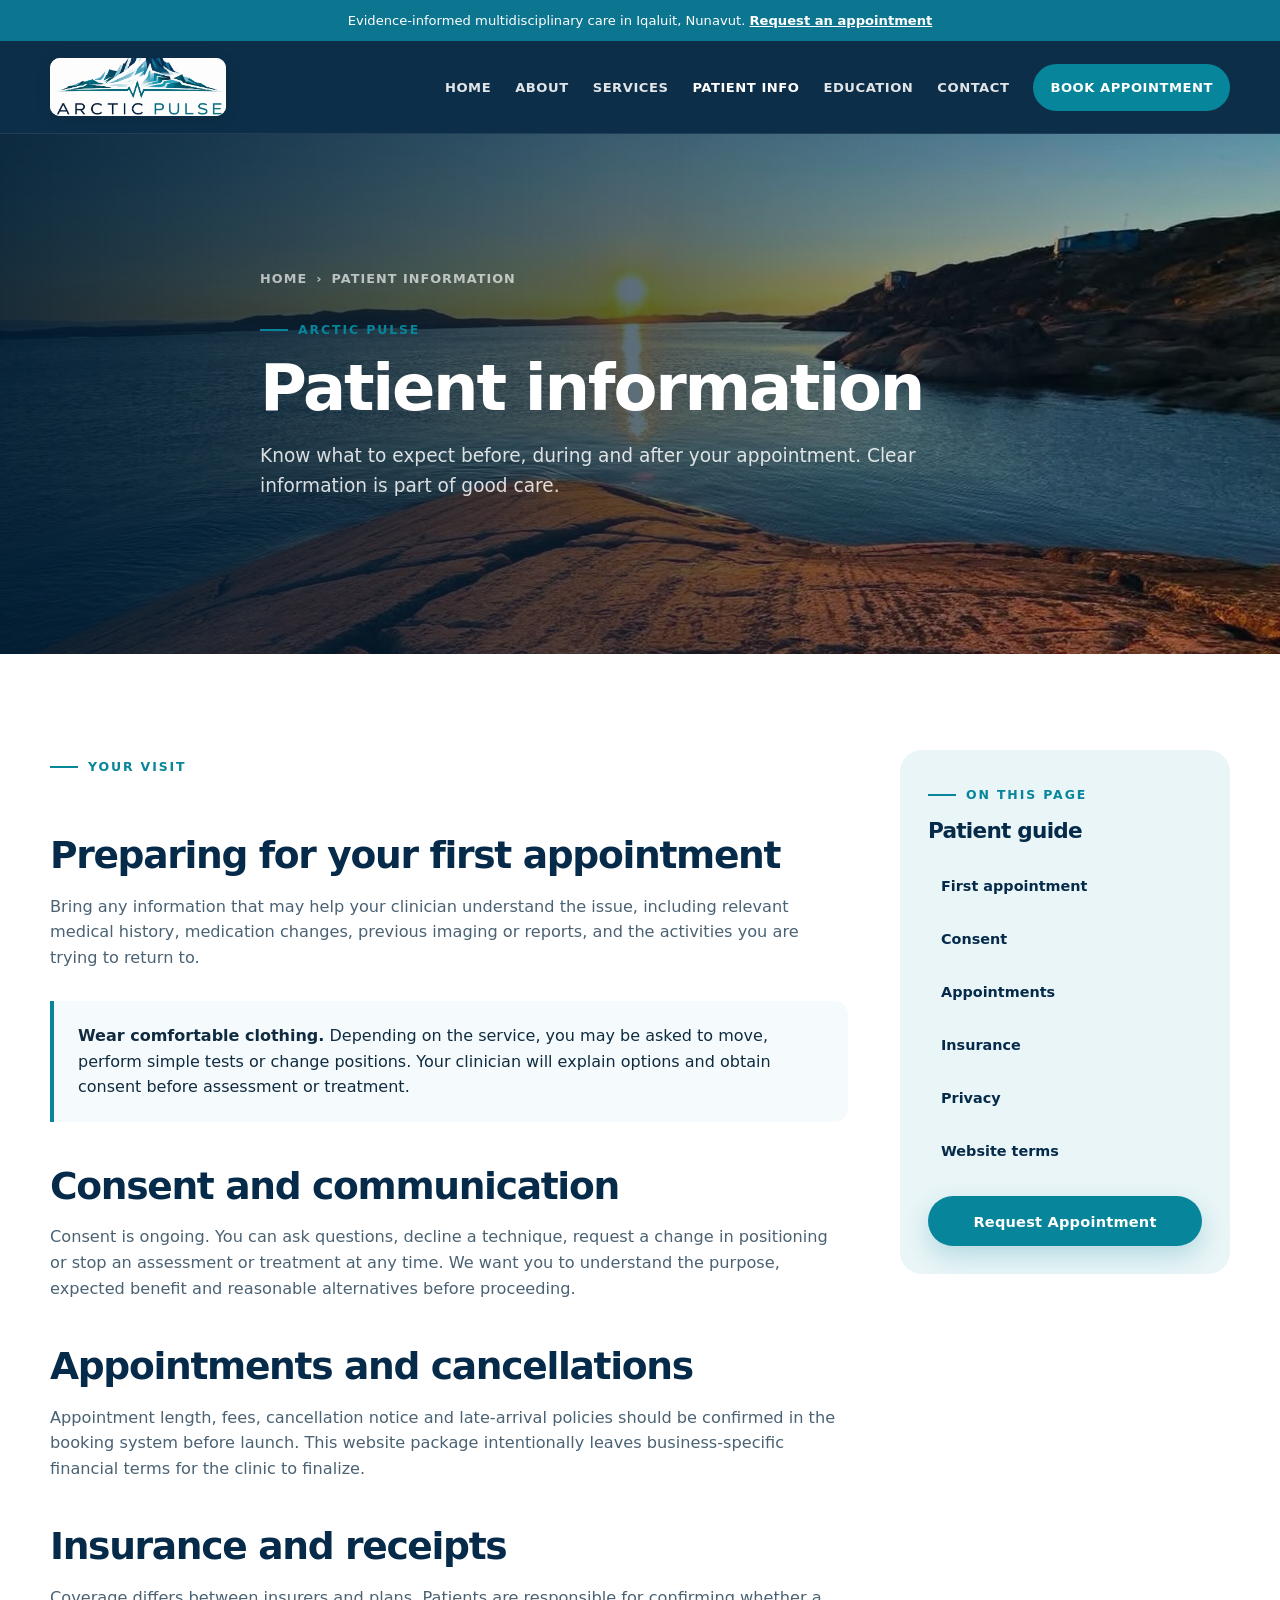
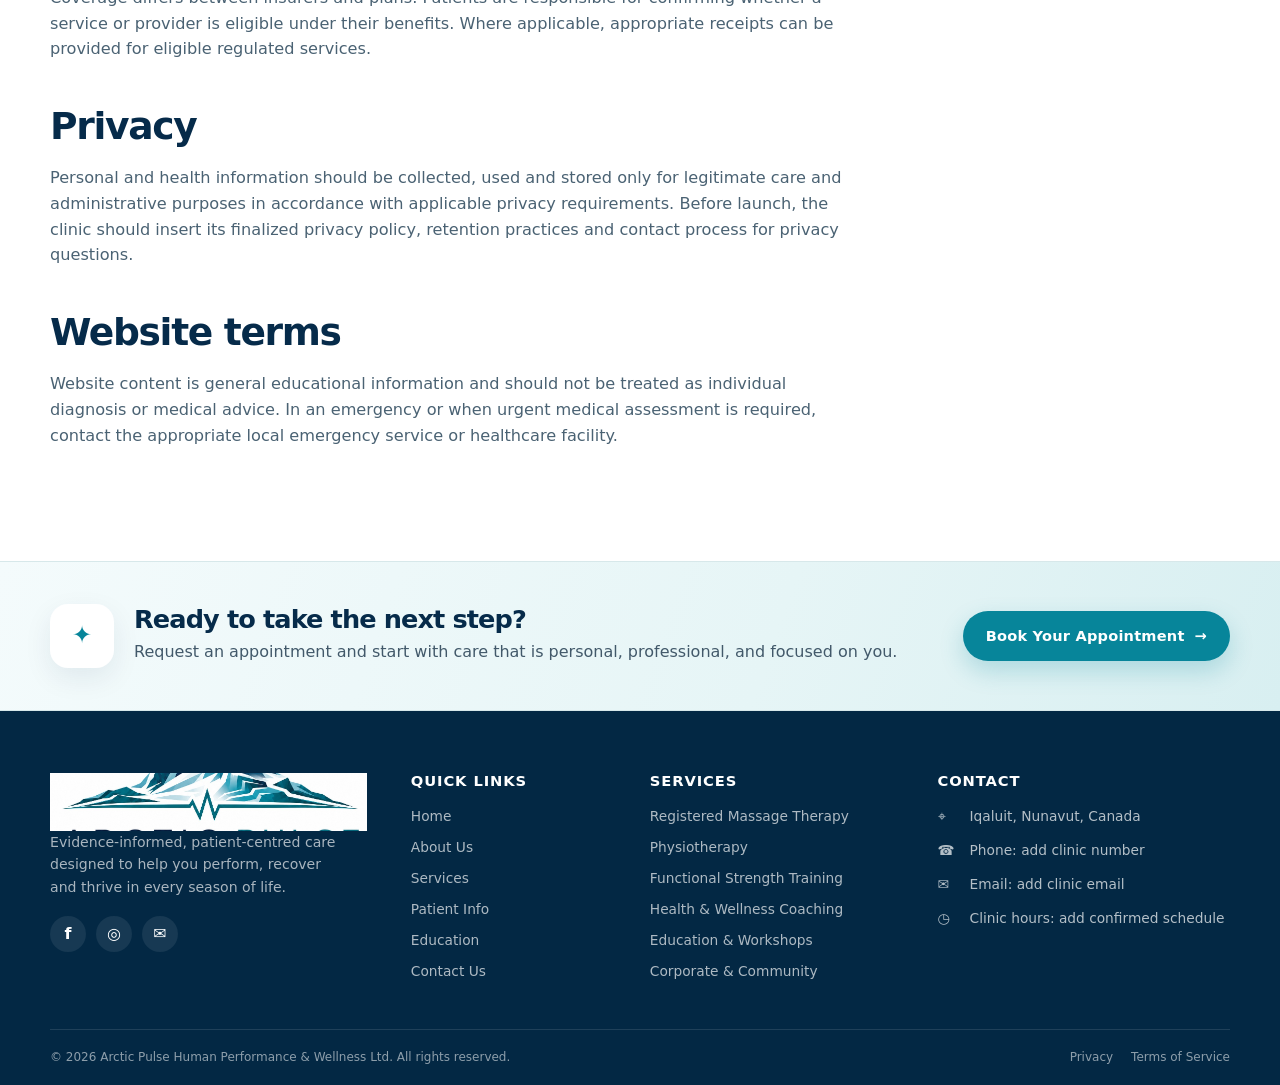
<file: patient-info.html>
<!doctype html>
<html lang="en">
<head>
<meta charset="utf-8">
<meta name="viewport" content="width=device-width,initial-scale=1">
<title>Patient Information | Arctic Pulse</title>
<meta name="description" content="Prepare for your Arctic Pulse visit with information about appointments, consent, privacy, accessibility and clinic policies.">
<meta name="theme-color" content="#062b4a">
<link rel="icon" href="assets/images/logo.png">
<link rel="stylesheet" href="assets/css/styles.css">
<meta property="og:title" content="Patient Information | Arctic Pulse">
<meta property="og:description" content="Prepare for your Arctic Pulse visit with information about appointments, consent, privacy, accessibility and clinic policies.">
<meta property="og:type" content="website">
<meta property="og:image" content="assets/images/logo.png">
</head>
<body>

<a class="skip-link" href="#main">Skip to main content</a>
<div class="notice-bar">Evidence-informed multidisciplinary care in Iqaluit, Nunavut. <a href="contact.html#book">Request an appointment</a></div>
<header class="site-header">
  <div class="container header-inner">
    <a class="brand" href="index.html" aria-label="Arctic Pulse home">
      <img src="assets/images/logo-header.jpg" alt="Arctic Pulse Human Performance & Wellness Ltd.">
    </a>
    <button class="mobile-toggle" type="button" aria-label="Open navigation" aria-expanded="false"><span></span></button>
    <nav class="nav" aria-label="Primary navigation"><a class="" href="index.html">Home</a><a class="" href="about.html">About</a><a class="" href="services.html">Services</a><a class="active" href="patient-info.html">Patient Info</a><a class="" href="resources.html">Education</a><a class="" href="contact.html">Contact</a><a class="nav-book" href="contact.html#book">Book Appointment</a></nav>
  </div>
</header>

<main id="main">

<section class="inner-hero">
  <div class="inner-hero-media"><picture class="">
      <source srcset="assets/images/sunset-rock.webp" type="image/webp">
      <img src="assets/images/sunset-rock.png" alt="" loading="eager" style="object-position:center">
    </picture></div>
  <div class="container inner-hero-content">
    <div class="breadcrumbs"><a href="index.html">Home</a><span>›</span><span>Patient information</span></div>
    <div class="eyebrow">Arctic Pulse</div>
    <h1>Patient information</h1>
    <p>Know what to expect before, during and after your appointment. Clear information is part of good care.</p>
  </div>
</section>

<section class="section">
  <div class="container content-with-sidebar">
    <article class="article">
      <div class="eyebrow">Your visit</div>
      <h2 id="first-visit">Preparing for your first appointment</h2>
      <p>Bring any information that may help your clinician understand the issue, including relevant medical history, medication changes, previous imaging or reports, and the activities you are trying to return to.</p>
      <div class="callout"><strong>Wear comfortable clothing.</strong> Depending on the service, you may be asked to move, perform simple tests or change positions. Your clinician will explain options and obtain consent before assessment or treatment.</div>
      <h2 id="consent">Consent and communication</h2>
      <p>Consent is ongoing. You can ask questions, decline a technique, request a change in positioning or stop an assessment or treatment at any time. We want you to understand the purpose, expected benefit and reasonable alternatives before proceeding.</p>
      <h2 id="appointments">Appointments and cancellations</h2>
      <p>Appointment length, fees, cancellation notice and late-arrival policies should be confirmed in the booking system before launch. This website package intentionally leaves business-specific financial terms for the clinic to finalize.</p>
      <h2 id="insurance">Insurance and receipts</h2>
      <p>Coverage differs between insurers and plans. Patients are responsible for confirming whether a service or provider is eligible under their benefits. Where applicable, appropriate receipts can be provided for eligible regulated services.</p>
      <h2 id="privacy">Privacy</h2>
      <p>Personal and health information should be collected, used and stored only for legitimate care and administrative purposes in accordance with applicable privacy requirements. Before launch, the clinic should insert its finalized privacy policy, retention practices and contact process for privacy questions.</p>
      <h2 id="terms">Website terms</h2>
      <p>Website content is general educational information and should not be treated as individual diagnosis or medical advice. In an emergency or when urgent medical assessment is required, contact the appropriate local emergency service or healthcare facility.</p>
    </article>
    <aside class="sidebar-card">
      <div class="eyebrow">On this page</div>
      <h3>Patient guide</h3>
      <nav class="sidebar-links">
        <a href="#first-visit">First appointment</a><a href="#consent">Consent</a><a href="#appointments">Appointments</a>
        <a href="#insurance">Insurance</a><a href="#privacy">Privacy</a><a href="#terms">Website terms</a>
      </nav>
      <a class="btn btn-primary" href="contact.html#book" style="margin-top:22px;width:100%">Request Appointment</a>
    </aside>
  </div>
</section>
</main>

<section class="cta">
  <div class="container cta-inner">
    <div class="cta-copy">
      <div class="cta-icon" aria-hidden="true">✦</div>
      <div>
        <h3>Ready to take the next step?</h3>
        <p>Request an appointment and start with care that is personal, professional, and focused on you.</p>
      </div>
    </div>
    <a class="btn btn-primary" href="contact.html#book">Book Your Appointment <span class="arrow">→</span></a>
  </div>
</section>
<footer class="site-footer footer">
  <div class="container footer-main">
    <div class="footer-brand">
      <a class="brand" href="index.html"><img src="assets/images/logo-header.jpg" alt="Arctic Pulse"></a>
      <p>Evidence-informed, patient-centred care designed to help you perform, recover and thrive in every season of life.</p>
      <div class="socials" aria-label="Social links">
        <a href="#" aria-label="Facebook">f</a><a href="#" aria-label="Instagram">◎</a><a href="contact.html" aria-label="Email">✉</a>
      </div>
    </div>
    <div>
      <h4>Quick Links</h4>
      <div class="footer-links">
        <a href="index.html">Home</a><a href="about.html">About Us</a><a href="services.html">Services</a>
        <a href="patient-info.html">Patient Info</a><a href="resources.html">Education</a><a href="contact.html">Contact Us</a>
      </div>
    </div>
    <div>
      <h4>Services</h4>
      <div class="footer-links">
        <a href="massage-therapy.html">Registered Massage Therapy</a>
        <a href="physiotherapy.html">Physiotherapy</a>
        <a href="functional-strength.html">Functional Strength Training</a>
        <a href="health-wellness.html">Health & Wellness Coaching</a>
        <a href="education-workshops.html">Education & Workshops</a>
        <a href="corporate-community.html">Corporate & Community</a>
      </div>
    </div>
    <div>
      <h4>Contact</h4>
      <div class="footer-contact">
        <div><span>⌖</span><span>Iqaluit, Nunavut, Canada</span></div>
        <div><span>☎</span><span>Phone: add clinic number</span></div>
        <div><span>✉</span><span>Email: add clinic email</span></div>
        <div><span>◷</span><span>Clinic hours: add confirmed schedule</span></div>
      </div>
    </div>
  </div>
  <div class="container footer-bottom">
    <span>© <span data-year></span> Arctic Pulse Human Performance & Wellness Ltd. All rights reserved.</span>
    <nav><a href="patient-info.html#privacy">Privacy</a><a href="patient-info.html#terms">Terms of Service</a></nav>
  </div>
</footer>
<script src="assets/js/main.js"></script>
<script src="assets/js/forms.js"></script>
</body></html>
</file>
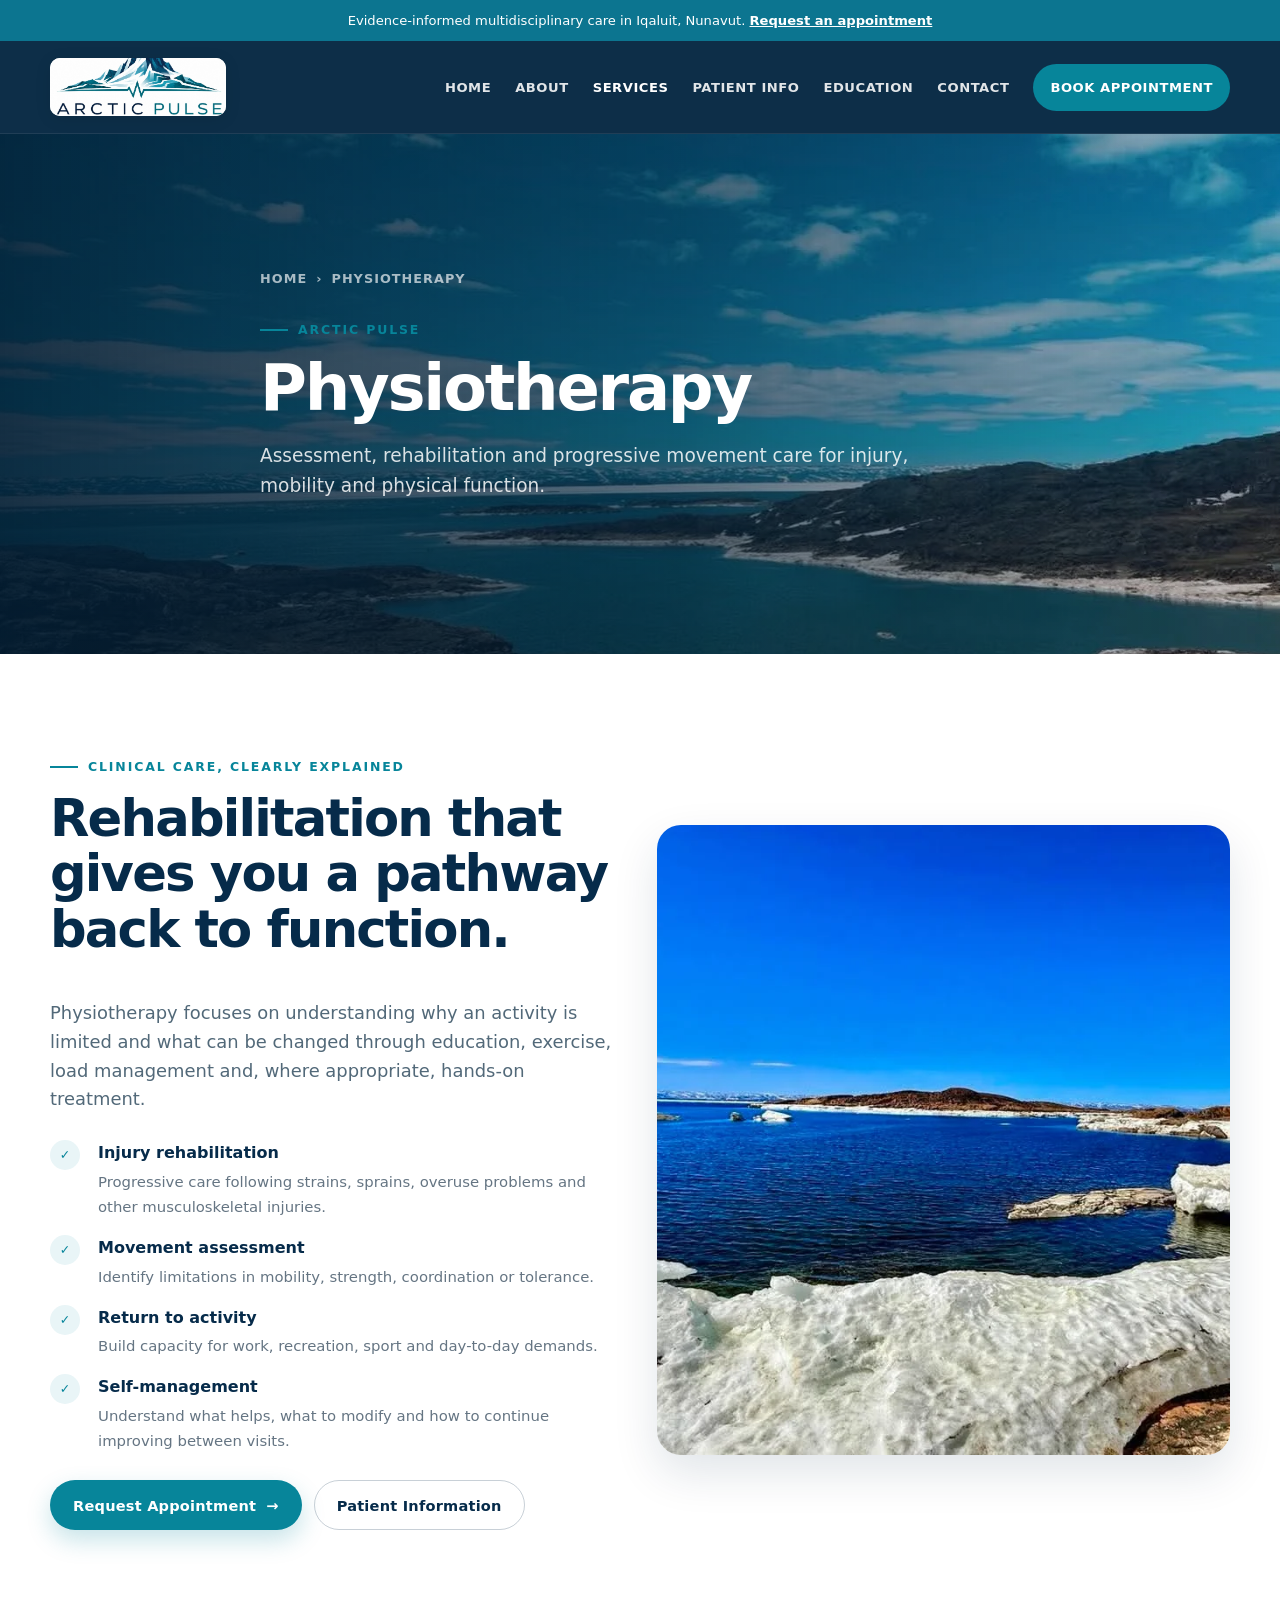
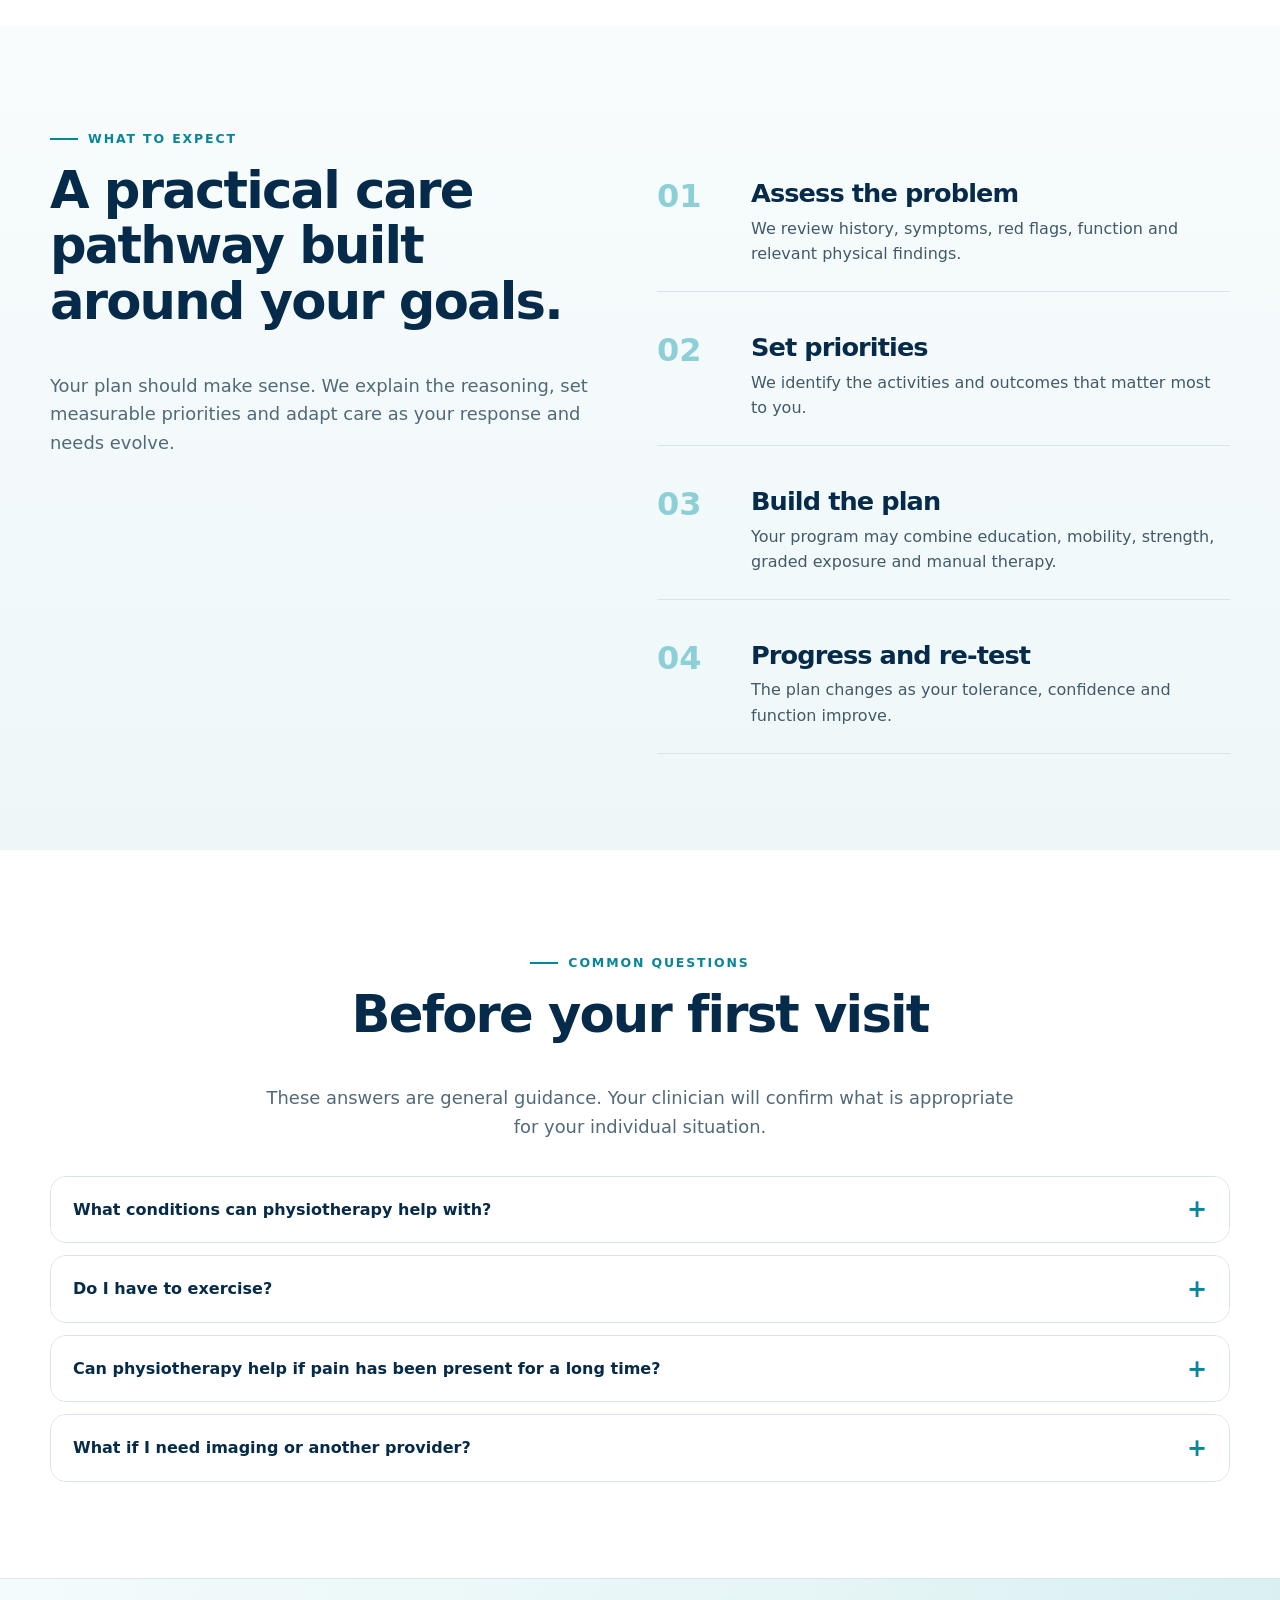
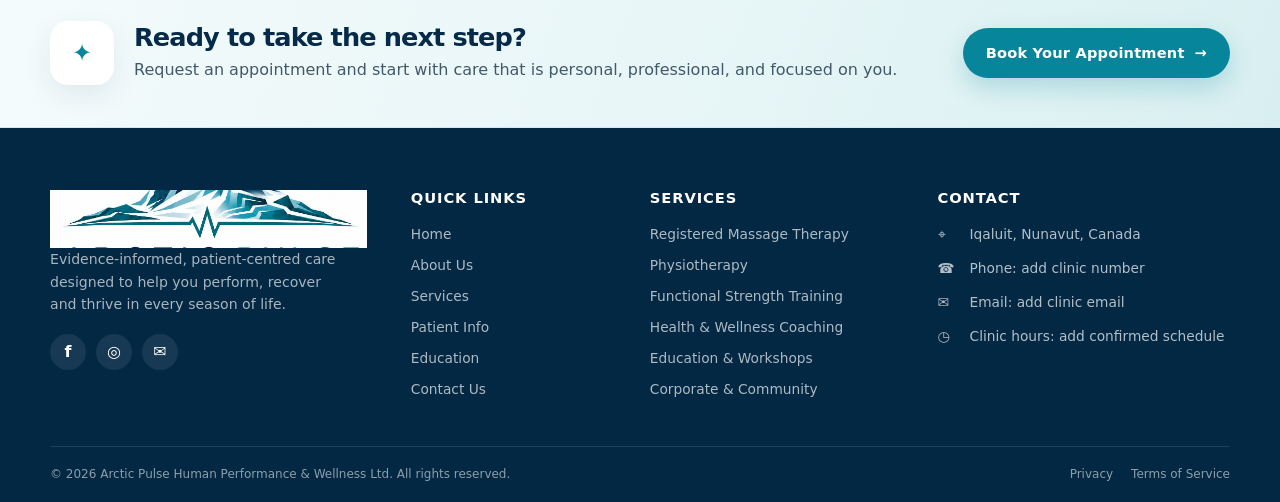
<file: physiotherapy.html>
<!doctype html>
<html lang="en">
<head>
<meta charset="utf-8">
<meta name="viewport" content="width=device-width,initial-scale=1">
<title>Physiotherapy | Arctic Pulse</title>
<meta name="description" content="Assessment, rehabilitation and progressive movement care for injury, mobility and physical function.">
<meta name="theme-color" content="#062b4a">
<link rel="icon" href="assets/images/logo.png">
<link rel="stylesheet" href="assets/css/styles.css">
<meta property="og:title" content="Physiotherapy | Arctic Pulse">
<meta property="og:description" content="Assessment, rehabilitation and progressive movement care for injury, mobility and physical function.">
<meta property="og:type" content="website">
<meta property="og:image" content="assets/images/logo.png">
</head>
<body>

<a class="skip-link" href="#main">Skip to main content</a>
<div class="notice-bar">Evidence-informed multidisciplinary care in Iqaluit, Nunavut. <a href="contact.html#book">Request an appointment</a></div>
<header class="site-header">
  <div class="container header-inner">
    <a class="brand" href="index.html" aria-label="Arctic Pulse home">
      <img src="assets/images/logo-header.jpg" alt="Arctic Pulse Human Performance & Wellness Ltd.">
    </a>
    <button class="mobile-toggle" type="button" aria-label="Open navigation" aria-expanded="false"><span></span></button>
    <nav class="nav" aria-label="Primary navigation"><a class="" href="index.html">Home</a><a class="" href="about.html">About</a><a class="active" href="services.html">Services</a><a class="" href="patient-info.html">Patient Info</a><a class="" href="resources.html">Education</a><a class="" href="contact.html">Contact</a><a class="nav-book" href="contact.html#book">Book Appointment</a></nav>
  </div>
</header>
<main id="main">
<section class="inner-hero">
  <div class="inner-hero-media"><picture class="">
      <source srcset="assets/images/turquoise-bay.webp" type="image/webp">
      <img src="assets/images/turquoise-bay.png" alt="" loading="eager" style="object-position:center">
    </picture></div>
  <div class="container inner-hero-content">
    <div class="breadcrumbs"><a href="index.html">Home</a><span>›</span><span>Physiotherapy</span></div>
    <div class="eyebrow">Arctic Pulse</div>
    <h1>Physiotherapy</h1>
    <p>Assessment, rehabilitation and progressive movement care for injury, mobility and physical function.</p>
  </div>
</section>

<section class="section">
  <div class="container grid-2 align-center">
    <div>
      <div class="eyebrow">Clinical care, clearly explained</div>
      <h2>Rehabilitation that gives you a pathway back to function.</h2>
      <p class="lede">Physiotherapy focuses on understanding why an activity is limited and what can be changed through education, exercise, load management and, where appropriate, hands-on treatment.</p>
      <div class="feature-list"><div class="feature"><i>✓</i><div><strong>Injury rehabilitation</strong><span>Progressive care following strains, sprains, overuse problems and other musculoskeletal injuries.</span></div></div><div class="feature"><i>✓</i><div><strong>Movement assessment</strong><span>Identify limitations in mobility, strength, coordination or tolerance.</span></div></div><div class="feature"><i>✓</i><div><strong>Return to activity</strong><span>Build capacity for work, recreation, sport and day-to-day demands.</span></div></div><div class="feature"><i>✓</i><div><strong>Self-management</strong><span>Understand what helps, what to modify and how to continue improving between visits.</span></div></div></div>
      <div class="actions"><a class="btn btn-primary" href="contact.html#book">Request Appointment <span class="arrow">→</span></a><a class="btn btn-outline" href="patient-info.html">Patient Information</a></div>
    </div>
    <div class="image-card tall"><picture class="">
      <source srcset="assets/images/ice-lagoon.webp" type="image/webp">
      <img src="assets/images/ice-lagoon.png" alt="Blue water and melting sea ice" loading="lazy" style="object-position:center">
    </picture></div>
  </div>
</section>
<section class="section section-ice">
  <div class="container grid-2">
    <div>
      <div class="eyebrow">What to expect</div>
      <h2>A practical care pathway built around your goals.</h2>
      <p class="lede">Your plan should make sense. We explain the reasoning, set measurable priorities and adapt care as your response and needs evolve.</p>
    </div>
    <div class="steps"><div class="step"><div><h3>Assess the problem</h3><p>We review history, symptoms, red flags, function and relevant physical findings.</p></div></div><div class="step"><div><h3>Set priorities</h3><p>We identify the activities and outcomes that matter most to you.</p></div></div><div class="step"><div><h3>Build the plan</h3><p>Your program may combine education, mobility, strength, graded exposure and manual therapy.</p></div></div><div class="step"><div><h3>Progress and re-test</h3><p>The plan changes as your tolerance, confidence and function improve.</p></div></div></div>
  </div>
</section>
<section class="section">
  <div class="container">
    <div class="center">
      <div class="eyebrow">Common questions</div>
      <h2>Before your first visit</h2>
      <p class="lede">These answers are general guidance. Your clinician will confirm what is appropriate for your individual situation.</p>
    </div>
    <div class="faq"><div class="faq-item"><button class="faq-q" type="button" aria-expanded="false">What conditions can physiotherapy help with?</button><div class="faq-a"><p>Physiotherapy commonly supports musculoskeletal pain, injury rehabilitation, mobility limitations and return-to-activity goals. A clinician will determine whether physiotherapy is appropriate after assessment.</p></div></div><div class="faq-item"><button class="faq-q" type="button" aria-expanded="false">Do I have to exercise?</button><div class="faq-a"><p>Active rehabilitation is often an important part of physiotherapy because it helps build capacity. Your exercises should be realistic, targeted and scaled to your current level.</p></div></div><div class="faq-item"><button class="faq-q" type="button" aria-expanded="false">Can physiotherapy help if pain has been present for a long time?</button><div class="faq-a"><p>Persistent pain can still respond to a structured plan that addresses movement, loading, confidence, recovery and contributing factors. Results vary by person and condition.</p></div></div><div class="faq-item"><button class="faq-q" type="button" aria-expanded="false">What if I need imaging or another provider?</button><div class="faq-a"><p>If assessment suggests that further medical investigation or another professional is appropriate, your physiotherapist can discuss next steps and referral options.</p></div></div></div>
  </div>
</section>
</main>
<section class="cta">
  <div class="container cta-inner">
    <div class="cta-copy">
      <div class="cta-icon" aria-hidden="true">✦</div>
      <div>
        <h3>Ready to take the next step?</h3>
        <p>Request an appointment and start with care that is personal, professional, and focused on you.</p>
      </div>
    </div>
    <a class="btn btn-primary" href="contact.html#book">Book Your Appointment <span class="arrow">→</span></a>
  </div>
</section>
<footer class="site-footer footer">
  <div class="container footer-main">
    <div class="footer-brand">
      <a class="brand" href="index.html"><img src="assets/images/logo-header.jpg" alt="Arctic Pulse"></a>
      <p>Evidence-informed, patient-centred care designed to help you perform, recover and thrive in every season of life.</p>
      <div class="socials" aria-label="Social links">
        <a href="#" aria-label="Facebook">f</a><a href="#" aria-label="Instagram">◎</a><a href="contact.html" aria-label="Email">✉</a>
      </div>
    </div>
    <div>
      <h4>Quick Links</h4>
      <div class="footer-links">
        <a href="index.html">Home</a><a href="about.html">About Us</a><a href="services.html">Services</a>
        <a href="patient-info.html">Patient Info</a><a href="resources.html">Education</a><a href="contact.html">Contact Us</a>
      </div>
    </div>
    <div>
      <h4>Services</h4>
      <div class="footer-links">
        <a href="massage-therapy.html">Registered Massage Therapy</a>
        <a href="physiotherapy.html">Physiotherapy</a>
        <a href="functional-strength.html">Functional Strength Training</a>
        <a href="health-wellness.html">Health & Wellness Coaching</a>
        <a href="education-workshops.html">Education & Workshops</a>
        <a href="corporate-community.html">Corporate & Community</a>
      </div>
    </div>
    <div>
      <h4>Contact</h4>
      <div class="footer-contact">
        <div><span>⌖</span><span>Iqaluit, Nunavut, Canada</span></div>
        <div><span>☎</span><span>Phone: add clinic number</span></div>
        <div><span>✉</span><span>Email: add clinic email</span></div>
        <div><span>◷</span><span>Clinic hours: add confirmed schedule</span></div>
      </div>
    </div>
  </div>
  <div class="container footer-bottom">
    <span>© <span data-year></span> Arctic Pulse Human Performance & Wellness Ltd. All rights reserved.</span>
    <nav><a href="patient-info.html#privacy">Privacy</a><a href="patient-info.html#terms">Terms of Service</a></nav>
  </div>
</footer>
<script src="assets/js/main.js"></script>
<script src="assets/js/forms.js"></script>
</body></html>
</file>
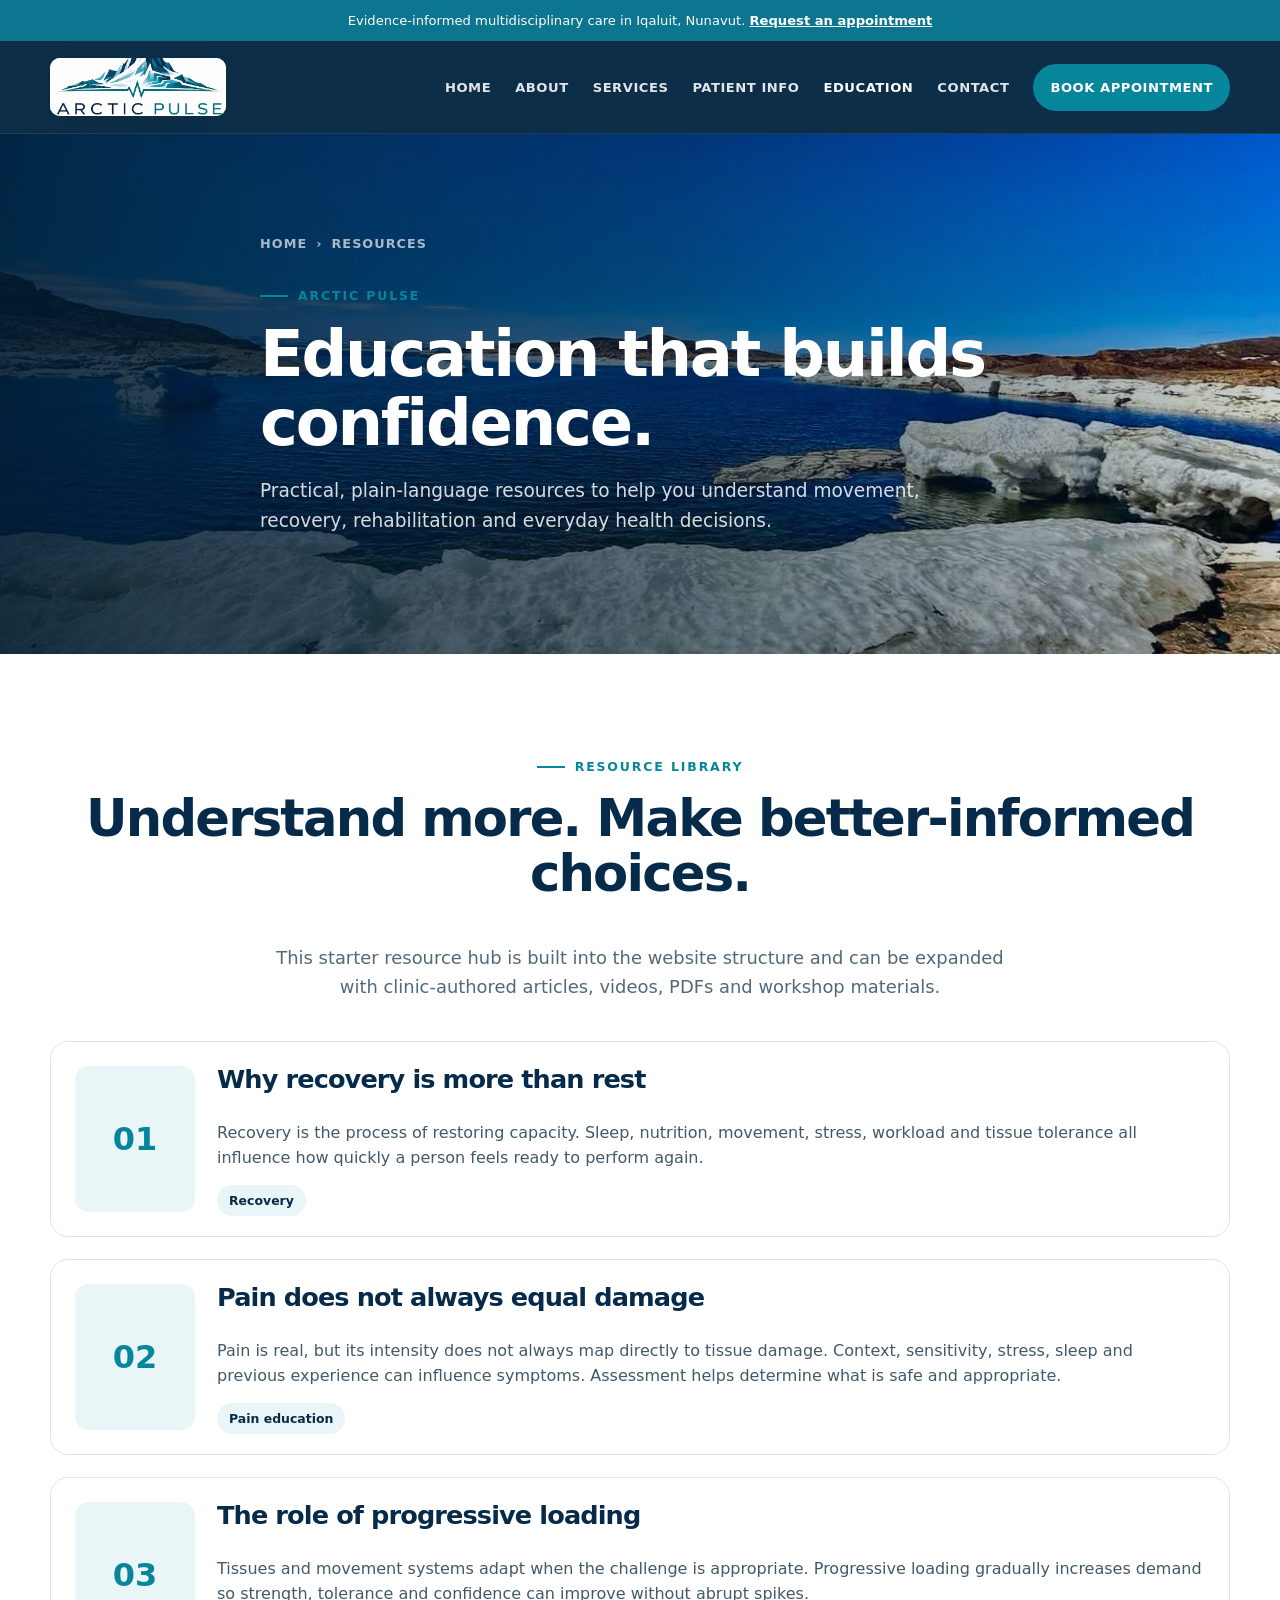
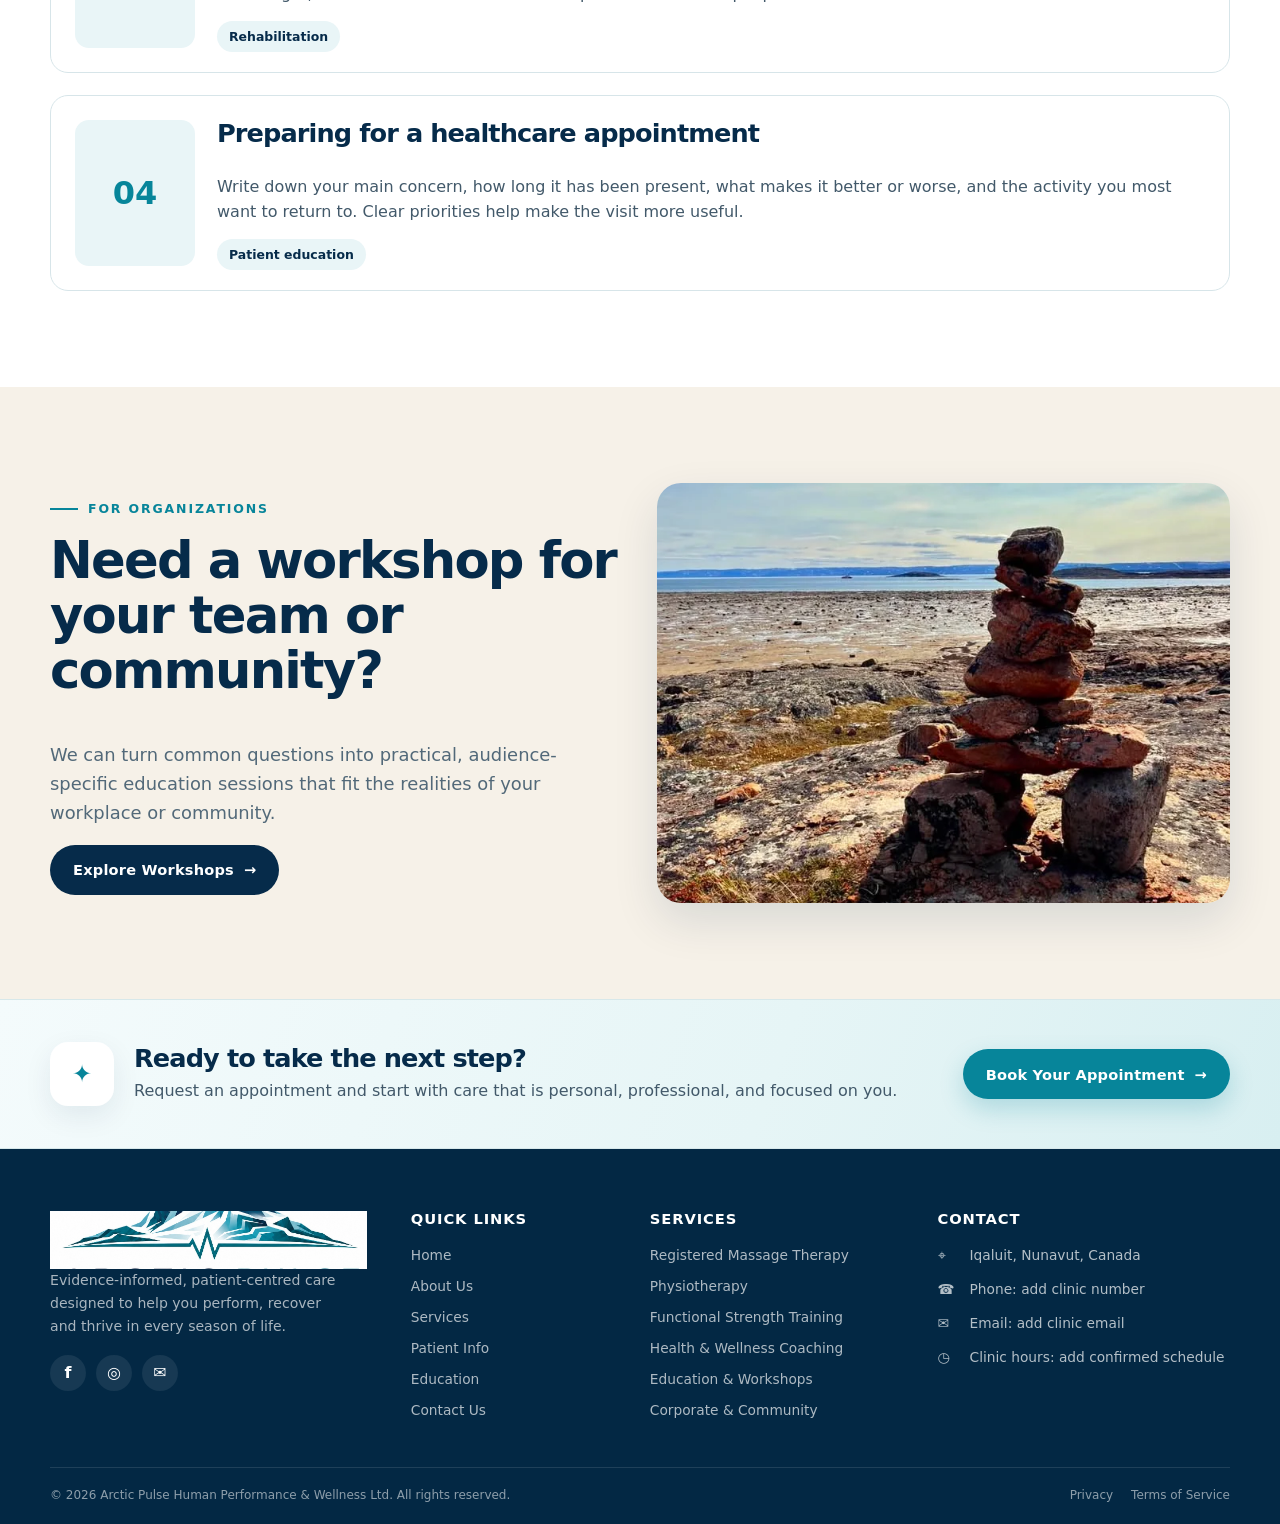
<file: resources.html>
<!doctype html>
<html lang="en">
<head>
<meta charset="utf-8">
<meta name="viewport" content="width=device-width,initial-scale=1">
<title>Education & Resources | Arctic Pulse</title>
<meta name="description" content="Practical Arctic Pulse education on movement, recovery, rehabilitation and health literacy.">
<meta name="theme-color" content="#062b4a">
<link rel="icon" href="assets/images/logo.png">
<link rel="stylesheet" href="assets/css/styles.css">
<meta property="og:title" content="Education & Resources | Arctic Pulse">
<meta property="og:description" content="Practical Arctic Pulse education on movement, recovery, rehabilitation and health literacy.">
<meta property="og:type" content="website">
<meta property="og:image" content="assets/images/logo.png">
</head>
<body>

<a class="skip-link" href="#main">Skip to main content</a>
<div class="notice-bar">Evidence-informed multidisciplinary care in Iqaluit, Nunavut. <a href="contact.html#book">Request an appointment</a></div>
<header class="site-header">
  <div class="container header-inner">
    <a class="brand" href="index.html" aria-label="Arctic Pulse home">
      <img src="assets/images/logo-header.jpg" alt="Arctic Pulse Human Performance & Wellness Ltd.">
    </a>
    <button class="mobile-toggle" type="button" aria-label="Open navigation" aria-expanded="false"><span></span></button>
    <nav class="nav" aria-label="Primary navigation"><a class="" href="index.html">Home</a><a class="" href="about.html">About</a><a class="" href="services.html">Services</a><a class="" href="patient-info.html">Patient Info</a><a class="active" href="resources.html">Education</a><a class="" href="contact.html">Contact</a><a class="nav-book" href="contact.html#book">Book Appointment</a></nav>
  </div>
</header>

<main id="main">

<section class="inner-hero">
  <div class="inner-hero-media"><picture class="">
      <source srcset="assets/images/ice-lagoon.webp" type="image/webp">
      <img src="assets/images/ice-lagoon.png" alt="" loading="eager" style="object-position:center">
    </picture></div>
  <div class="container inner-hero-content">
    <div class="breadcrumbs"><a href="index.html">Home</a><span>›</span><span>Resources</span></div>
    <div class="eyebrow">Arctic Pulse</div>
    <h1>Education that builds confidence.</h1>
    <p>Practical, plain-language resources to help you understand movement, recovery, rehabilitation and everyday health decisions.</p>
  </div>
</section>

<section class="section">
  <div class="container">
    <div class="center"><div class="eyebrow">Resource Library</div><h2>Understand more. Make better-informed choices.</h2><p class="lede">This starter resource hub is built into the website structure and can be expanded with clinic-authored articles, videos, PDFs and workshop materials.</p></div>
    <div class="stack" style="margin-top:40px">
      <article class="resource-card"><div class="resource-num">01</div><div><h3>Why recovery is more than rest</h3><p>Recovery is the process of restoring capacity. Sleep, nutrition, movement, stress, workload and tissue tolerance all influence how quickly a person feels ready to perform again.</p><span class="tag">Recovery</span></div></article>
      <article class="resource-card"><div class="resource-num">02</div><div><h3>Pain does not always equal damage</h3><p>Pain is real, but its intensity does not always map directly to tissue damage. Context, sensitivity, stress, sleep and previous experience can influence symptoms. Assessment helps determine what is safe and appropriate.</p><span class="tag">Pain education</span></div></article>
      <article class="resource-card"><div class="resource-num">03</div><div><h3>The role of progressive loading</h3><p>Tissues and movement systems adapt when the challenge is appropriate. Progressive loading gradually increases demand so strength, tolerance and confidence can improve without abrupt spikes.</p><span class="tag">Rehabilitation</span></div></article>
      <article class="resource-card"><div class="resource-num">04</div><div><h3>Preparing for a healthcare appointment</h3><p>Write down your main concern, how long it has been present, what makes it better or worse, and the activity you most want to return to. Clear priorities help make the visit more useful.</p><span class="tag">Patient education</span></div></article>
    </div>
  </div>
</section>
<section class="section section-warm">
  <div class="container grid-2 align-center">
    <div><div class="eyebrow">For organizations</div><h2>Need a workshop for your team or community?</h2><p class="lede">We can turn common questions into practical, audience-specific education sessions that fit the realities of your workplace or community.</p><a class="btn btn-navy" href="education-workshops.html">Explore Workshops <span class="arrow">→</span></a></div>
    <div class="image-card"><picture class="">
      <source srcset="assets/images/inuksuk.webp" type="image/webp">
      <img src="assets/images/inuksuk.png" alt="Inuksuk under a wide northern sky" loading="lazy" style="object-position:center 58%">
    </picture></div>
  </div>
</section>
</main>

<section class="cta">
  <div class="container cta-inner">
    <div class="cta-copy">
      <div class="cta-icon" aria-hidden="true">✦</div>
      <div>
        <h3>Ready to take the next step?</h3>
        <p>Request an appointment and start with care that is personal, professional, and focused on you.</p>
      </div>
    </div>
    <a class="btn btn-primary" href="contact.html#book">Book Your Appointment <span class="arrow">→</span></a>
  </div>
</section>
<footer class="site-footer footer">
  <div class="container footer-main">
    <div class="footer-brand">
      <a class="brand" href="index.html"><img src="assets/images/logo-header.jpg" alt="Arctic Pulse"></a>
      <p>Evidence-informed, patient-centred care designed to help you perform, recover and thrive in every season of life.</p>
      <div class="socials" aria-label="Social links">
        <a href="#" aria-label="Facebook">f</a><a href="#" aria-label="Instagram">◎</a><a href="contact.html" aria-label="Email">✉</a>
      </div>
    </div>
    <div>
      <h4>Quick Links</h4>
      <div class="footer-links">
        <a href="index.html">Home</a><a href="about.html">About Us</a><a href="services.html">Services</a>
        <a href="patient-info.html">Patient Info</a><a href="resources.html">Education</a><a href="contact.html">Contact Us</a>
      </div>
    </div>
    <div>
      <h4>Services</h4>
      <div class="footer-links">
        <a href="massage-therapy.html">Registered Massage Therapy</a>
        <a href="physiotherapy.html">Physiotherapy</a>
        <a href="functional-strength.html">Functional Strength Training</a>
        <a href="health-wellness.html">Health & Wellness Coaching</a>
        <a href="education-workshops.html">Education & Workshops</a>
        <a href="corporate-community.html">Corporate & Community</a>
      </div>
    </div>
    <div>
      <h4>Contact</h4>
      <div class="footer-contact">
        <div><span>⌖</span><span>Iqaluit, Nunavut, Canada</span></div>
        <div><span>☎</span><span>Phone: add clinic number</span></div>
        <div><span>✉</span><span>Email: add clinic email</span></div>
        <div><span>◷</span><span>Clinic hours: add confirmed schedule</span></div>
      </div>
    </div>
  </div>
  <div class="container footer-bottom">
    <span>© <span data-year></span> Arctic Pulse Human Performance & Wellness Ltd. All rights reserved.</span>
    <nav><a href="patient-info.html#privacy">Privacy</a><a href="patient-info.html#terms">Terms of Service</a></nav>
  </div>
</footer>
<script src="assets/js/main.js"></script>
<script src="assets/js/forms.js"></script>
</body></html>
</file>
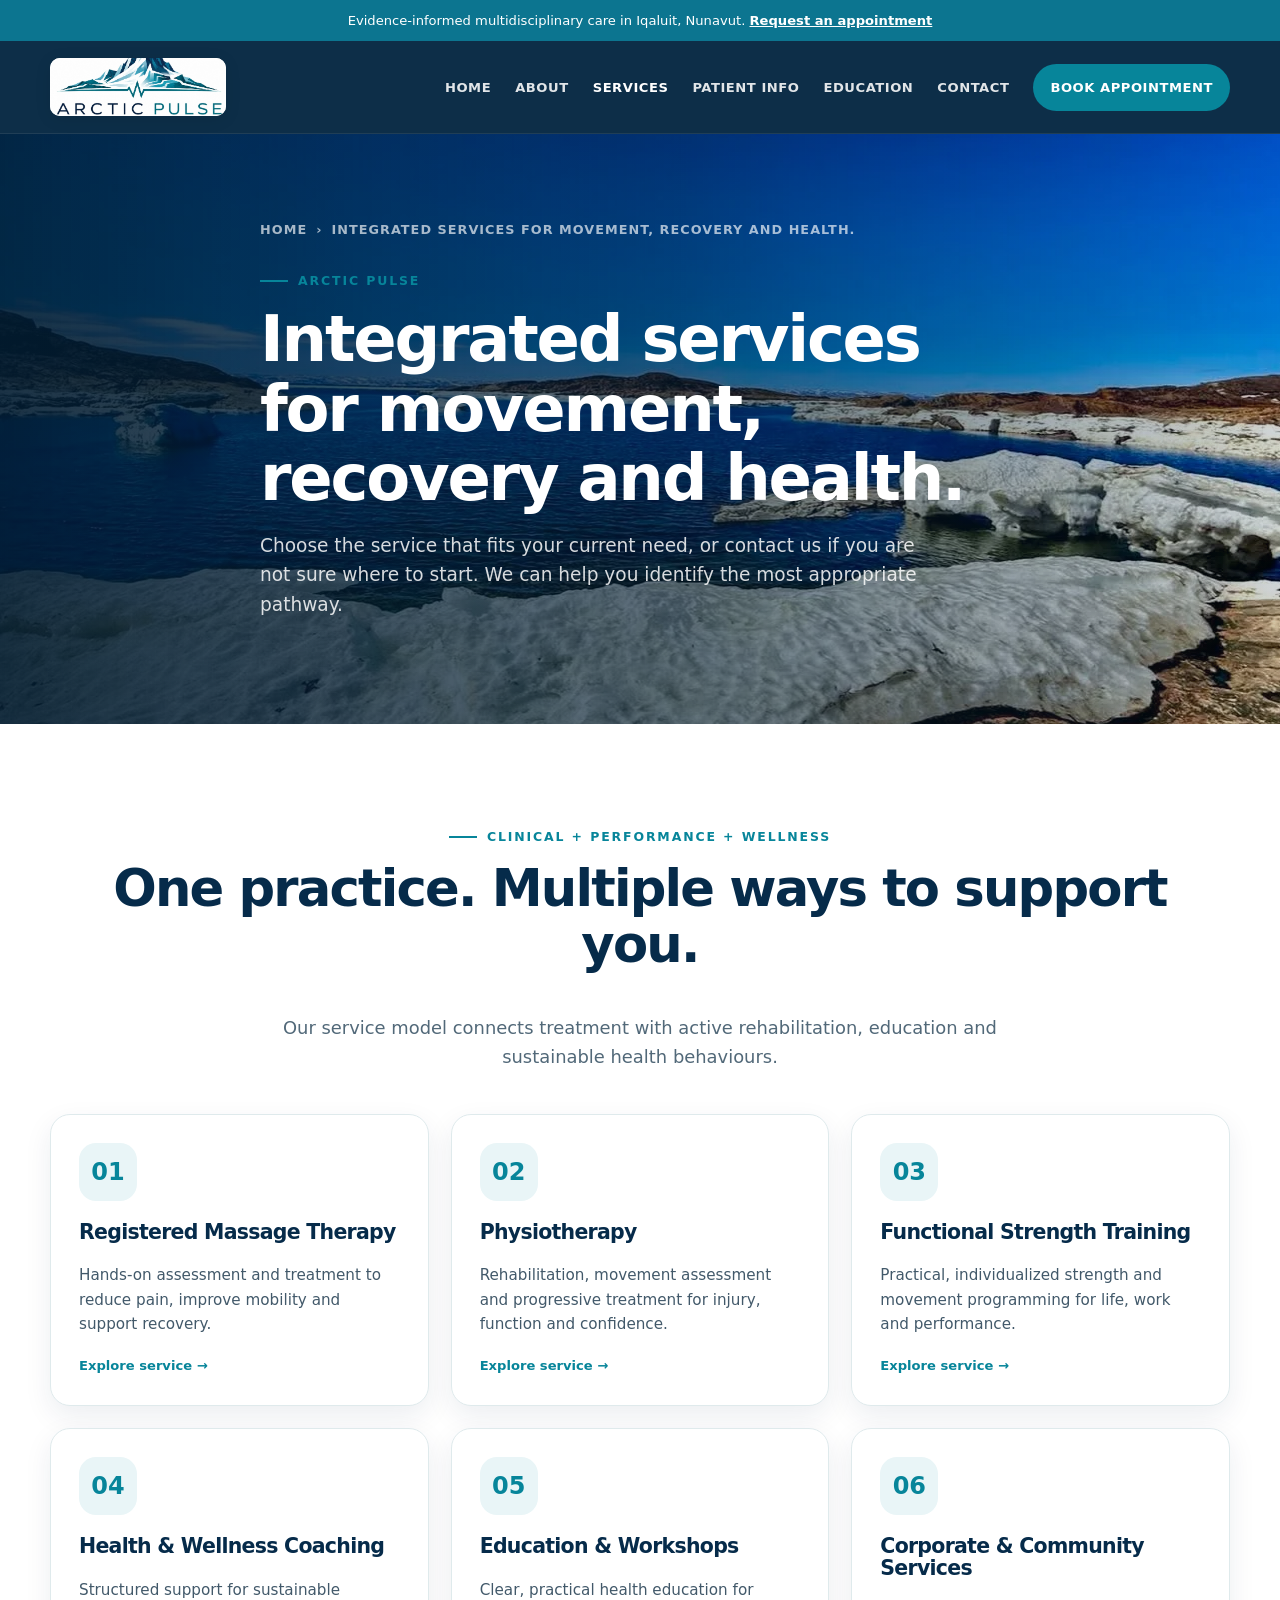
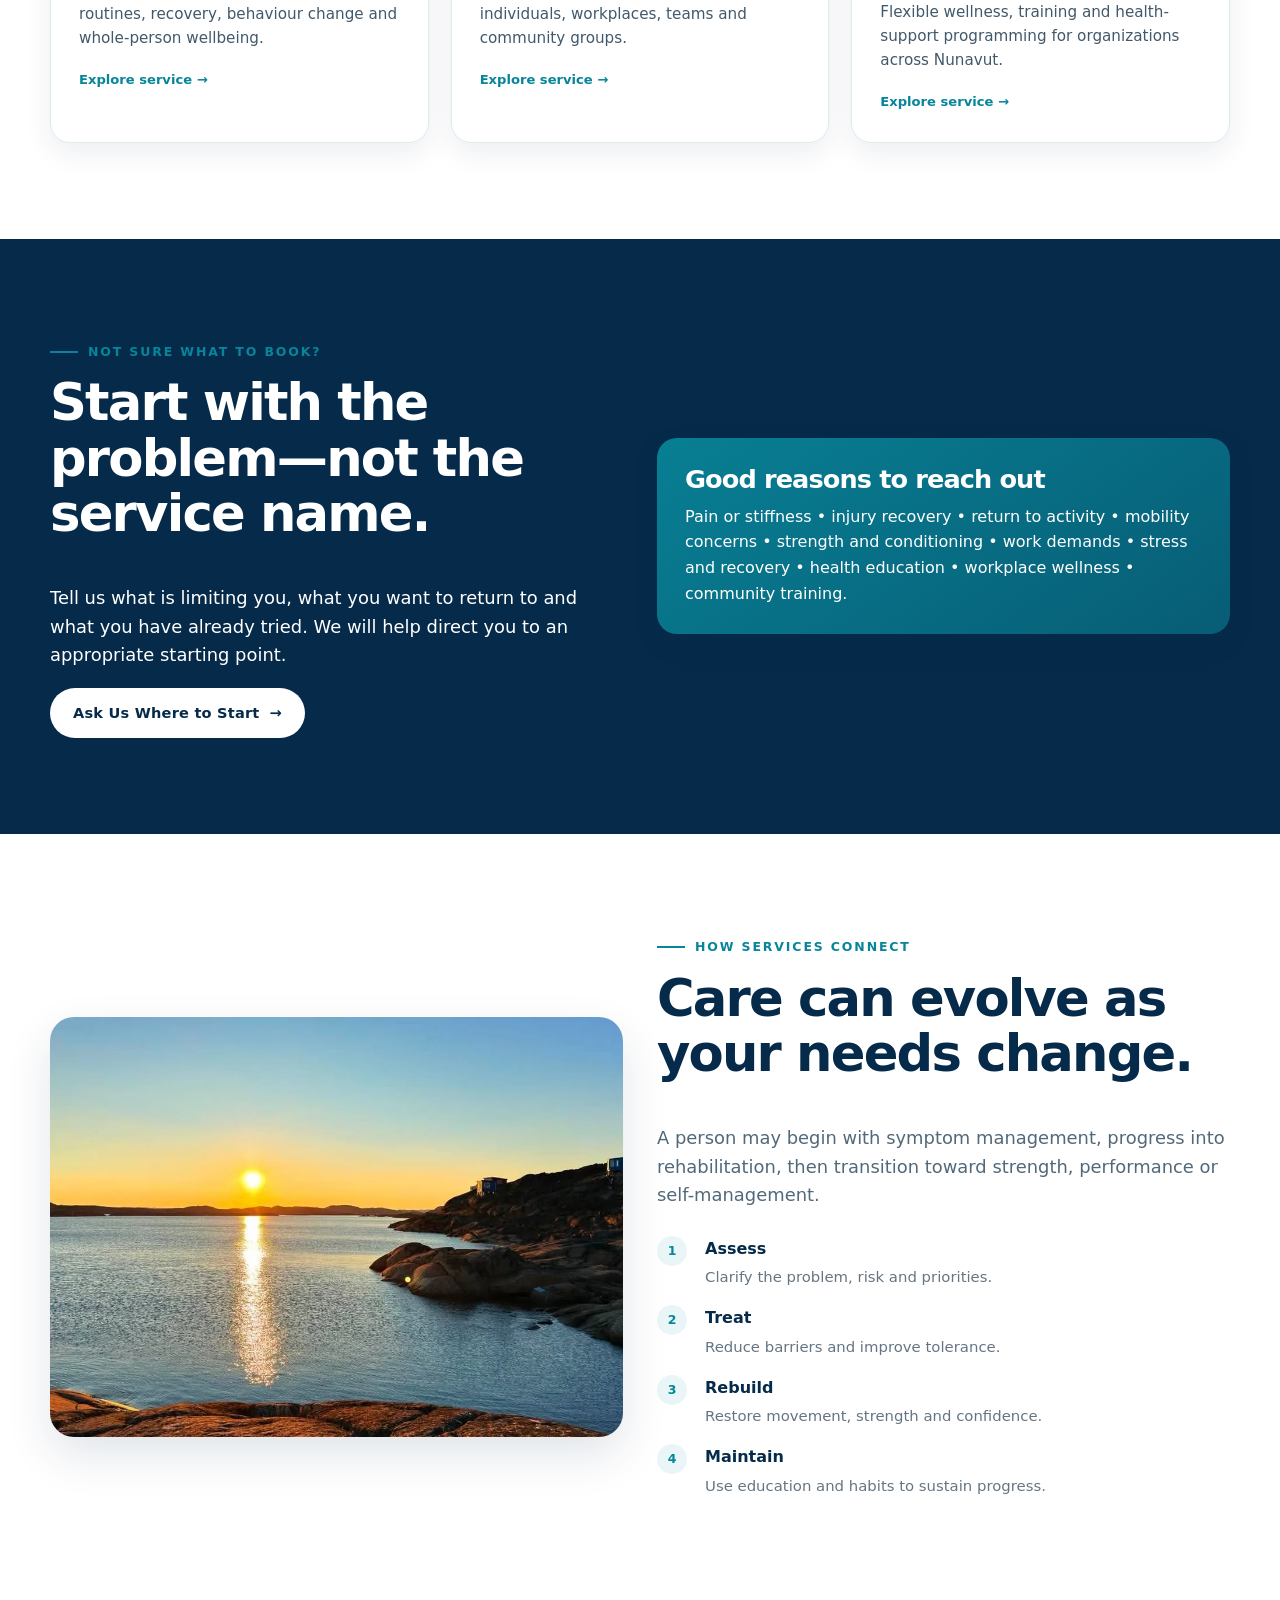
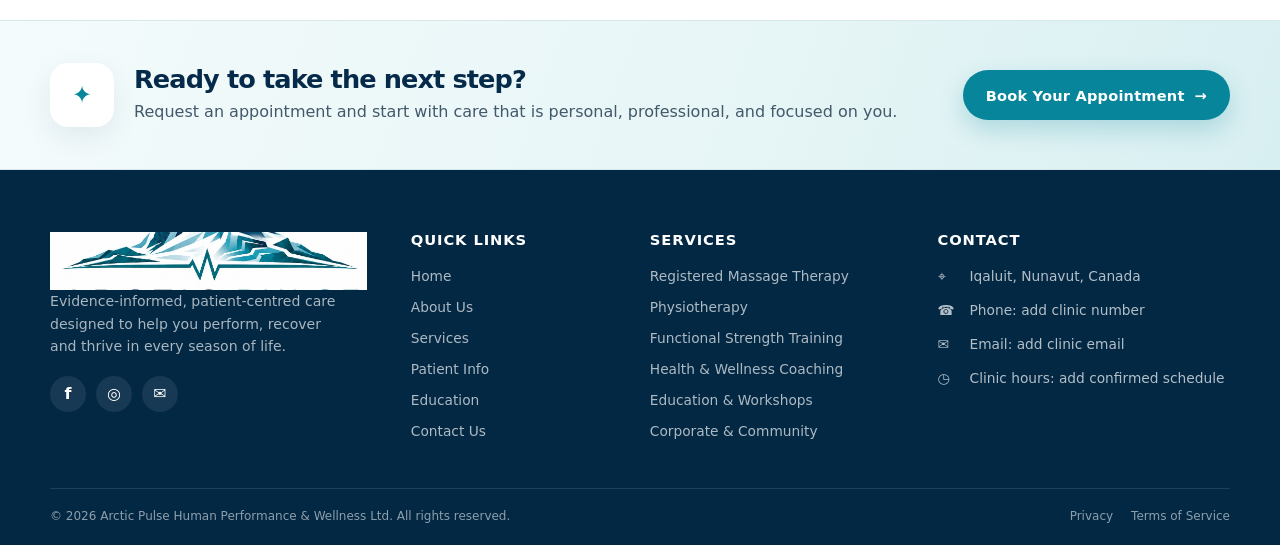
<file: services.html>
<!doctype html>
<html lang="en">
<head>
<meta charset="utf-8">
<meta name="viewport" content="width=device-width,initial-scale=1">
<title>Services | Arctic Pulse</title>
<meta name="description" content="Explore Arctic Pulse services spanning massage therapy, physiotherapy, functional strength, wellness coaching, education and community care.">
<meta name="theme-color" content="#062b4a">
<link rel="icon" href="assets/images/logo.png">
<link rel="stylesheet" href="assets/css/styles.css">
<meta property="og:title" content="Services | Arctic Pulse">
<meta property="og:description" content="Explore Arctic Pulse services spanning massage therapy, physiotherapy, functional strength, wellness coaching, education and community care.">
<meta property="og:type" content="website">
<meta property="og:image" content="assets/images/logo.png">
</head>
<body>

<a class="skip-link" href="#main">Skip to main content</a>
<div class="notice-bar">Evidence-informed multidisciplinary care in Iqaluit, Nunavut. <a href="contact.html#book">Request an appointment</a></div>
<header class="site-header">
  <div class="container header-inner">
    <a class="brand" href="index.html" aria-label="Arctic Pulse home">
      <img src="assets/images/logo-header.jpg" alt="Arctic Pulse Human Performance & Wellness Ltd.">
    </a>
    <button class="mobile-toggle" type="button" aria-label="Open navigation" aria-expanded="false"><span></span></button>
    <nav class="nav" aria-label="Primary navigation"><a class="" href="index.html">Home</a><a class="" href="about.html">About</a><a class="active" href="services.html">Services</a><a class="" href="patient-info.html">Patient Info</a><a class="" href="resources.html">Education</a><a class="" href="contact.html">Contact</a><a class="nav-book" href="contact.html#book">Book Appointment</a></nav>
  </div>
</header>

<main id="main">

<section class="inner-hero">
  <div class="inner-hero-media"><picture class="">
      <source srcset="assets/images/ice-lagoon.webp" type="image/webp">
      <img src="assets/images/ice-lagoon.png" alt="" loading="eager" style="object-position:center 48%">
    </picture></div>
  <div class="container inner-hero-content">
    <div class="breadcrumbs"><a href="index.html">Home</a><span>›</span><span>Integrated services for movement, recovery and health.</span></div>
    <div class="eyebrow">Arctic Pulse</div>
    <h1>Integrated services for movement, recovery and health.</h1>
    <p>Choose the service that fits your current need, or contact us if you are not sure where to start. We can help you identify the most appropriate pathway.</p>
  </div>
</section>

<section class="section">
  <div class="container">
    <div class="center"><div class="eyebrow">Clinical + performance + wellness</div><h2>One practice. Multiple ways to support you.</h2><p class="lede">Our service model connects treatment with active rehabilitation, education and sustainable health behaviours.</p></div>
    <div class="service-grid"><article class="service-card"><div class="service-icon">01</div><h3>Registered Massage Therapy</h3><p>Hands-on assessment and treatment to reduce pain, improve mobility and support recovery.</p><a class="btn-link" href="massage-therapy.html">Explore service <span class="arrow">→</span></a></article><article class="service-card"><div class="service-icon">02</div><h3>Physiotherapy</h3><p>Rehabilitation, movement assessment and progressive treatment for injury, function and confidence.</p><a class="btn-link" href="physiotherapy.html">Explore service <span class="arrow">→</span></a></article><article class="service-card"><div class="service-icon">03</div><h3>Functional Strength Training</h3><p>Practical, individualized strength and movement programming for life, work and performance.</p><a class="btn-link" href="functional-strength.html">Explore service <span class="arrow">→</span></a></article><article class="service-card"><div class="service-icon">04</div><h3>Health & Wellness Coaching</h3><p>Structured support for sustainable routines, recovery, behaviour change and whole-person wellbeing.</p><a class="btn-link" href="health-wellness.html">Explore service <span class="arrow">→</span></a></article><article class="service-card"><div class="service-icon">05</div><h3>Education & Workshops</h3><p>Clear, practical health education for individuals, workplaces, teams and community groups.</p><a class="btn-link" href="education-workshops.html">Explore service <span class="arrow">→</span></a></article><article class="service-card"><div class="service-icon">06</div><h3>Corporate & Community Services</h3><p>Flexible wellness, training and health-support programming for organizations across Nunavut.</p><a class="btn-link" href="corporate-community.html">Explore service <span class="arrow">→</span></a></article></div>
  </div>
</section>
<section class="section section-navy">
  <div class="container grid-2 align-center">
    <div><div class="eyebrow">Not sure what to book?</div><h2>Start with the problem—not the service name.</h2><p class="lede">Tell us what is limiting you, what you want to return to and what you have already tried. We will help direct you to an appropriate starting point.</p><a class="btn btn-light" href="contact.html#book">Ask Us Where to Start <span class="arrow">→</span></a></div>
    <div class="info-card teal"><h3>Good reasons to reach out</h3><p>Pain or stiffness • injury recovery • return to activity • mobility concerns • strength and conditioning • work demands • stress and recovery • health education • workplace wellness • community training.</p></div>
  </div>
</section>
<section class="section">
  <div class="container grid-2 align-center">
    <div class="image-card"><picture class="">
      <source srcset="assets/images/sunset-bay.webp" type="image/webp">
      <img src="assets/images/sunset-bay.png" alt="Arctic sunset reflecting across calm water" loading="lazy">
    </picture></div>
    <div><div class="eyebrow">How services connect</div><h2>Care can evolve as your needs change.</h2><p class="lede">A person may begin with symptom management, progress into rehabilitation, then transition toward strength, performance or self-management.</p><div class="feature-list"><div class="feature"><i>1</i><div><strong>Assess</strong><span>Clarify the problem, risk and priorities.</span></div></div><div class="feature"><i>2</i><div><strong>Treat</strong><span>Reduce barriers and improve tolerance.</span></div></div><div class="feature"><i>3</i><div><strong>Rebuild</strong><span>Restore movement, strength and confidence.</span></div></div><div class="feature"><i>4</i><div><strong>Maintain</strong><span>Use education and habits to sustain progress.</span></div></div></div></div>
  </div>
</section>
</main>

<section class="cta">
  <div class="container cta-inner">
    <div class="cta-copy">
      <div class="cta-icon" aria-hidden="true">✦</div>
      <div>
        <h3>Ready to take the next step?</h3>
        <p>Request an appointment and start with care that is personal, professional, and focused on you.</p>
      </div>
    </div>
    <a class="btn btn-primary" href="contact.html#book">Book Your Appointment <span class="arrow">→</span></a>
  </div>
</section>
<footer class="site-footer footer">
  <div class="container footer-main">
    <div class="footer-brand">
      <a class="brand" href="index.html"><img src="assets/images/logo-header.jpg" alt="Arctic Pulse"></a>
      <p>Evidence-informed, patient-centred care designed to help you perform, recover and thrive in every season of life.</p>
      <div class="socials" aria-label="Social links">
        <a href="#" aria-label="Facebook">f</a><a href="#" aria-label="Instagram">◎</a><a href="contact.html" aria-label="Email">✉</a>
      </div>
    </div>
    <div>
      <h4>Quick Links</h4>
      <div class="footer-links">
        <a href="index.html">Home</a><a href="about.html">About Us</a><a href="services.html">Services</a>
        <a href="patient-info.html">Patient Info</a><a href="resources.html">Education</a><a href="contact.html">Contact Us</a>
      </div>
    </div>
    <div>
      <h4>Services</h4>
      <div class="footer-links">
        <a href="massage-therapy.html">Registered Massage Therapy</a>
        <a href="physiotherapy.html">Physiotherapy</a>
        <a href="functional-strength.html">Functional Strength Training</a>
        <a href="health-wellness.html">Health & Wellness Coaching</a>
        <a href="education-workshops.html">Education & Workshops</a>
        <a href="corporate-community.html">Corporate & Community</a>
      </div>
    </div>
    <div>
      <h4>Contact</h4>
      <div class="footer-contact">
        <div><span>⌖</span><span>Iqaluit, Nunavut, Canada</span></div>
        <div><span>☎</span><span>Phone: add clinic number</span></div>
        <div><span>✉</span><span>Email: add clinic email</span></div>
        <div><span>◷</span><span>Clinic hours: add confirmed schedule</span></div>
      </div>
    </div>
  </div>
  <div class="container footer-bottom">
    <span>© <span data-year></span> Arctic Pulse Human Performance & Wellness Ltd. All rights reserved.</span>
    <nav><a href="patient-info.html#privacy">Privacy</a><a href="patient-info.html#terms">Terms of Service</a></nav>
  </div>
</footer>
<script src="assets/js/main.js"></script>
<script src="assets/js/forms.js"></script>
</body></html>
</file>
<file: assets/css/styles.css>
:root{
  --navy:#062b4a;
  --navy-2:#0a3d60;
  --navy-3:#123d5c;
  --teal:#07859a;
  --teal-2:#21a9b5;
  --ice:#f5fbfc;
  --ice-2:#e9f5f7;
  --slate:#657583;
  --slate-2:#93a1ab;
  --ink:#102b40;
  --white:#ffffff;
  --line:#d7e5e9;
  --warm:#f6f1e8;
  --shadow:0 18px 45px rgba(6,43,74,.12);
  --shadow-soft:0 10px 28px rgba(6,43,74,.08);
  --radius:24px;
  --radius-sm:14px;
  --max:1180px;
  --header-h:92px;
  --transition:220ms ease;
}

*{box-sizing:border-box}
html{scroll-behavior:smooth}
body{
  margin:0;
  color:var(--ink);
  background:var(--white);
  font-family:Inter,ui-sans-serif,system-ui,-apple-system,BlinkMacSystemFont,"Segoe UI",sans-serif;
  line-height:1.6;
  -webkit-font-smoothing:antialiased;
}
body.nav-open{overflow:hidden}
img{max-width:100%;display:block}
a{color:inherit;text-decoration:none}
button,input,textarea,select{font:inherit}
button{cursor:pointer}
h1,h2,h3,h4,p{margin-top:0}
h1,h2,h3,h4{
  font-family:"Avenir Next","Segoe UI",ui-sans-serif,system-ui,sans-serif;
  letter-spacing:-.035em;
  line-height:1.08;
  color:var(--navy);
}
h1{font-size:clamp(3rem,6vw,6.25rem)}
h2{font-size:clamp(2.15rem,4vw,4rem)}
h3{font-size:clamp(1.35rem,2vw,1.8rem)}
p{color:#42596a}
small{color:var(--slate)}
::selection{background:rgba(33,169,181,.22)}
:focus-visible{outline:3px solid rgba(33,169,181,.55);outline-offset:3px}

.container{width:min(var(--max),calc(100% - 40px));margin-inline:auto}
.section{padding:96px 0}
.section-sm{padding:66px 0}
.section-ice{background:linear-gradient(180deg,#f8fcfd 0%,#eef7f8 100%)}
.section-navy{background:var(--navy);color:#fff}
.section-navy h2,.section-navy h3,.section-navy p{color:#fff}
.section-warm{background:var(--warm)}
.eyebrow{
  display:inline-flex;align-items:center;gap:10px;
  font-size:.78rem;font-weight:800;letter-spacing:.15em;text-transform:uppercase;
  color:var(--teal);margin-bottom:14px
}
.eyebrow::before{content:"";width:28px;height:2px;background:var(--teal)}
.lede{font-size:clamp(1.04rem,1.4vw,1.22rem);max-width:760px;color:#526979}
.muted{color:var(--slate)}
.text-white{color:#fff!important}
.text-teal{color:var(--teal)!important}
.center{text-align:center}
.center .lede{margin-inline:auto}
.stack{display:grid;gap:22px}
.grid-2{display:grid;grid-template-columns:repeat(2,minmax(0,1fr));gap:34px}
.grid-3{display:grid;grid-template-columns:repeat(3,minmax(0,1fr));gap:24px}
.grid-4{display:grid;grid-template-columns:repeat(4,minmax(0,1fr));gap:18px}
.align-center{align-items:center}

.btn{
  display:inline-flex;align-items:center;justify-content:center;gap:10px;
  min-height:50px;padding:0 22px;border-radius:999px;border:1px solid transparent;
  font-weight:800;font-size:.91rem;letter-spacing:.015em;transition:var(--transition)
}
.btn:hover{transform:translateY(-2px)}
.btn-primary{background:var(--teal);color:#fff;box-shadow:0 10px 24px rgba(7,133,154,.23)}
.btn-primary:hover{background:#056f81}
.btn-navy{background:var(--navy);color:#fff}
.btn-navy:hover{background:#0b3a5b}
.btn-light{background:#fff;color:var(--navy)}
.btn-outline{border-color:rgba(6,43,74,.22);color:var(--navy);background:transparent}
.btn-outline:hover{border-color:var(--teal);color:var(--teal)}
.btn-link{padding:0;min-height:auto;border-radius:0;color:var(--teal);font-weight:800}
.btn-link .arrow,.btn .arrow{transition:transform var(--transition)}
.btn:hover .arrow,.btn-link:hover .arrow{transform:translateX(4px)}
.actions{display:flex;flex-wrap:wrap;gap:12px;align-items:center}

.site-header{
  position:sticky;top:0;z-index:1000;
  background:rgba(4,38,65,.96);backdrop-filter:blur(16px);
  border-bottom:1px solid rgba(255,255,255,.08)
}
.header-inner{
  height:var(--header-h);display:flex;align-items:center;justify-content:space-between;gap:28px
}
.brand{
  width:176px;flex:0 0 auto;background:#fff;border-radius:10px;overflow:hidden;
  box-shadow:0 3px 16px rgba(0,0,0,.1)
}
.brand img{width:100%;height:58px;object-fit:cover}
.nav{display:flex;align-items:center;gap:24px;margin-left:auto}
.nav a{
  color:rgba(255,255,255,.88);font-size:.82rem;font-weight:700;letter-spacing:.04em;
  text-transform:uppercase;transition:var(--transition)
}
.nav a:hover,.nav a.active{color:#fff}
.nav .nav-book{background:var(--teal);padding:13px 17px;border-radius:999px;color:#fff}
.mobile-toggle{
  display:none;width:46px;height:46px;border:0;background:rgba(255,255,255,.1);
  border-radius:999px;color:#fff;align-items:center;justify-content:center
}
.mobile-toggle span,.mobile-toggle span::before,.mobile-toggle span::after{
  width:20px;height:2px;background:#fff;display:block;position:relative;transition:var(--transition)
}
.mobile-toggle span::before,.mobile-toggle span::after{content:"";position:absolute;left:0}
.mobile-toggle span::before{top:-6px}.mobile-toggle span::after{top:6px}

.hero{
  min-height:calc(100vh - var(--header-h));position:relative;display:grid;align-items:end;
  overflow:hidden;background:#143e5d
}
.hero-media{position:absolute;inset:0}
.hero-media picture,.hero-media img{width:100%;height:100%}
.hero-media img{object-fit:cover;object-position:center}
.hero::before{
  content:"";position:absolute;inset:0;z-index:1;
  background:linear-gradient(90deg,rgba(2,27,48,.88) 0%,rgba(2,27,48,.52) 48%,rgba(2,27,48,.1) 76%),
             linear-gradient(0deg,rgba(2,27,48,.6),transparent 50%)
}
.hero-content{
  position:relative;z-index:2;padding:80px 0 112px;width:min(720px,100%)
}
.hero .eyebrow{color:#7bd7df}.hero .eyebrow::before{background:#7bd7df}
.hero h1{color:#fff;margin-bottom:20px}
.hero h1 span{color:#78d2db}
.hero p{font-size:clamp(1.06rem,1.6vw,1.26rem);color:rgba(255,255,255,.88);max-width:640px}
.hero .actions{margin-top:30px}
.hero-chip-row{
  position:absolute;z-index:3;bottom:0;left:0;right:0;background:rgba(4,38,65,.94);
  border-top:1px solid rgba(255,255,255,.09)
}
.hero-chips{
  min-height:82px;display:grid;grid-template-columns:repeat(4,1fr);align-items:stretch
}
.hero-chip{
  display:flex;align-items:center;gap:13px;padding:16px 18px;border-right:1px solid rgba(255,255,255,.1)
}
.hero-chip:last-child{border-right:0}
.hero-chip strong{display:block;color:#fff;font-size:.88rem}
.hero-chip span{display:block;color:rgba(255,255,255,.6);font-size:.75rem;line-height:1.35}
.icon-disc{
  width:40px;height:40px;border:1px solid rgba(123,215,223,.5);border-radius:50%;
  display:grid;place-items:center;color:#7bd7df;flex:0 0 auto;font-weight:900
}

.inner-hero{
  position:relative;min-height:520px;display:grid;align-items:center;overflow:hidden;background:var(--navy)
}
.inner-hero-media{position:absolute;inset:0}
.inner-hero-media picture,.inner-hero-media img{width:100%;height:100%}
.inner-hero-media img{width:100%;height:100%;object-fit:cover}
.inner-hero::before{
  content:"";position:absolute;inset:0;z-index:1;
  background:linear-gradient(90deg,rgba(2,28,49,.9),rgba(2,28,49,.62) 53%,rgba(2,28,49,.18))
}
.inner-hero-content{position:relative;z-index:2;padding:86px 0;max-width:760px}
.inner-hero h1{color:#fff;font-size:clamp(2.8rem,5vw,5.1rem);margin-bottom:18px}
.inner-hero p{color:rgba(255,255,255,.84);font-size:1.16rem;max-width:680px}
.breadcrumbs{display:flex;align-items:center;gap:9px;color:rgba(255,255,255,.66);font-size:.8rem;text-transform:uppercase;letter-spacing:.08em;font-weight:700;margin-bottom:24px}
.breadcrumbs a:hover{color:#fff}

.service-grid{display:grid;grid-template-columns:repeat(3,minmax(0,1fr));gap:22px;margin-top:42px}
.service-card{
  background:#fff;border:1px solid #dfeaec;border-radius:20px;padding:28px;
  box-shadow:var(--shadow-soft);transition:var(--transition);position:relative;overflow:hidden
}
.service-card::after{
  content:"";position:absolute;left:0;bottom:0;width:100%;height:4px;background:linear-gradient(90deg,var(--teal),#7dd7de);
  transform:scaleX(0);transform-origin:left;transition:var(--transition)
}
.service-card:hover{transform:translateY(-6px);box-shadow:var(--shadow)}
.service-card:hover::after{transform:scaleX(1)}
.service-icon{
  width:58px;height:58px;border-radius:17px;background:var(--ice-2);color:var(--teal);
  display:grid;place-items:center;font-size:1.5rem;font-weight:900;margin-bottom:20px
}
.service-card p{font-size:.95rem;min-height:72px}
.service-card .btn-link{font-size:.82rem}
.service-card h3{font-size:1.28rem}

.split-card{
  display:grid;grid-template-columns:1fr 1fr;min-height:560px;background:#fff;border:1px solid var(--line);
  border-radius:28px;overflow:hidden;box-shadow:var(--shadow)
}
.split-card.media-right .split-media{order:2}.split-card.media-right .split-content{order:1}
.split-media{position:relative;min-height:420px}
.split-media img{position:absolute;inset:0;width:100%;height:100%;object-fit:cover}
.split-content{padding:58px;display:flex;flex-direction:column;justify-content:center}
.split-content .lede{font-size:1.06rem}
.credential-row{display:grid;grid-template-columns:repeat(4,1fr);gap:12px;margin-top:28px}
.credential{
  border-top:1px solid var(--line);padding-top:16px;text-align:center
}
.credential strong{display:block;color:var(--navy);font-size:1rem}
.credential span{font-size:.72rem;color:var(--slate)}

.stats{
  display:grid;grid-template-columns:repeat(4,1fr);gap:1px;background:rgba(255,255,255,.12);
  border:1px solid rgba(255,255,255,.12);border-radius:22px;overflow:hidden;margin-top:42px
}
.stat{padding:30px;background:rgba(255,255,255,.04)}
.stat b{display:block;font-size:2.2rem;color:#fff;line-height:1}
.stat span{display:block;color:rgba(255,255,255,.7);font-size:.83rem;margin-top:8px}

.gallery-strip{display:grid;grid-template-columns:repeat(6,1fr);height:270px;overflow:hidden}
.gallery-strip img{width:100%;height:100%;object-fit:cover;transition:transform .5s ease}
.gallery-strip img:hover{transform:scale(1.04)}

.quote-band{background:linear-gradient(90deg,var(--navy),#07526b);padding:44px 0}
.quote{
  display:grid;grid-template-columns:auto 1fr auto;gap:24px;align-items:center;color:#fff
}
.quote-mark{font-size:4rem;color:#4fc0cb;line-height:.8;font-family:Georgia,serif}
.quote p{color:#fff;font-size:clamp(1.18rem,2vw,1.55rem);margin:0;letter-spacing:-.02em}

.feature-list{display:grid;gap:15px;margin:26px 0}
.feature{
  display:grid;grid-template-columns:36px 1fr;gap:12px;align-items:start
}
.feature i{
  width:30px;height:30px;border-radius:50%;background:var(--ice-2);color:var(--teal);
  display:grid;place-items:center;font-style:normal;font-weight:900;font-size:.78rem
}
.feature strong{display:block;color:var(--navy);margin-bottom:3px}
.feature span{color:var(--slate);font-size:.93rem}

.info-card{
  background:#fff;border:1px solid var(--line);border-radius:20px;padding:28px;box-shadow:var(--shadow-soft)
}
.info-card h3{margin-bottom:10px}
.info-card p:last-child{margin-bottom:0}
.info-card.teal{background:linear-gradient(145deg,#087f94,#075d75);border:0}
.info-card.teal h3,.info-card.teal p,.info-card.teal strong{color:#fff}
.info-card.navy{background:var(--navy);border:0}
.info-card.navy h3,.info-card.navy p,.info-card.navy strong{color:#fff}

.steps{counter-reset:steps;display:grid;gap:18px;margin-top:34px}
.step{
  counter-increment:steps;display:grid;grid-template-columns:74px 1fr;gap:20px;
  padding:24px 0;border-bottom:1px solid var(--line)
}
.step::before{
  content:counter(steps,decimal-leading-zero);font-size:2rem;font-weight:900;color:#8ccfd6;
  line-height:1
}
.step h3{margin-bottom:8px}.step p{margin-bottom:0}

.faq{display:grid;gap:12px;margin-top:34px}
.faq-item{border:1px solid var(--line);border-radius:16px;background:#fff;overflow:hidden}
.faq-q{
  width:100%;border:0;background:#fff;text-align:left;padding:20px 58px 20px 22px;color:var(--navy);
  font-weight:800;position:relative
}
.faq-q::after{
  content:"+";position:absolute;right:22px;top:50%;transform:translateY(-50%);
  color:var(--teal);font-size:1.5rem
}
.faq-item.open .faq-q::after{content:"–"}
.faq-a{display:none;padding:0 22px 20px}.faq-item.open .faq-a{display:block}
.faq-a p{margin-bottom:0}

.content-with-sidebar{display:grid;grid-template-columns:minmax(0,1fr) 330px;gap:52px}
.sidebar-card{
  position:sticky;top:calc(var(--header-h) + 24px);align-self:start;
  border-radius:22px;background:var(--ice-2);padding:28px
}
.sidebar-card h3{font-size:1.35rem}
.sidebar-links{display:grid;gap:8px;margin-top:18px}
.sidebar-links a{
  padding:11px 13px;border-radius:10px;color:var(--navy);font-weight:700;font-size:.9rem
}
.sidebar-links a:hover,.sidebar-links a.active{background:#fff;color:var(--teal)}

.article h2{font-size:2.35rem;margin-top:44px;margin-bottom:18px}
.article h3{margin-top:30px}
.article p,.article li{font-size:1.01rem;color:#4a6273}
.article ul{padding-left:20px}
.article .callout{
  border-left:4px solid var(--teal);padding:22px 24px;background:var(--ice);border-radius:0 14px 14px 0;margin:30px 0
}

.form-card{
  background:#fff;border:1px solid var(--line);box-shadow:var(--shadow);border-radius:24px;padding:34px
}
.form-grid{display:grid;grid-template-columns:1fr 1fr;gap:18px}
.field{display:grid;gap:7px}
.field.full{grid-column:1/-1}
label{font-size:.82rem;font-weight:800;color:var(--navy)}
input,textarea,select{
  width:100%;border:1px solid #cfdde1;border-radius:12px;background:#fbfdfd;
  padding:13px 14px;color:var(--ink);outline:none;transition:var(--transition)
}
textarea{min-height:140px;resize:vertical}
input:focus,textarea:focus,select:focus{border-color:var(--teal);box-shadow:0 0 0 4px rgba(7,133,154,.09)}
.form-status{display:none;margin-top:14px;padding:12px 14px;border-radius:10px;background:var(--ice-2);color:var(--navy)}
.form-status.show{display:block}
.check-row{display:flex;gap:10px;align-items:flex-start}
.check-row input{width:auto;margin-top:5px}
.check-row span{font-size:.83rem;color:var(--slate)}

.contact-grid{display:grid;grid-template-columns:1.25fr .75fr;gap:34px}
.contact-list{display:grid;gap:15px;margin-top:24px}
.contact-item{display:grid;grid-template-columns:44px 1fr;gap:13px;align-items:start}
.contact-item .icon-disc{background:var(--ice-2);border-color:transparent}
.contact-item strong{display:block;color:var(--navy)}
.contact-item span{color:var(--slate);font-size:.9rem}

.resource-card{
  display:grid;grid-template-columns:120px 1fr;gap:22px;padding:24px;border:1px solid var(--line);
  border-radius:18px;background:#fff
}
.resource-num{
  border-radius:14px;background:var(--ice-2);display:grid;place-items:center;font-size:2rem;font-weight:900;color:var(--teal)
}

.cta{
  background:linear-gradient(110deg,#f4fbfc 0%,#e6f5f6 60%,#d8eff1 100%);
  border-top:1px solid #d7e8ea;border-bottom:1px solid #d7e8ea
}
.cta-inner{display:flex;align-items:center;justify-content:space-between;gap:32px;padding:42px 0}
.cta-copy{display:flex;align-items:center;gap:20px}
.cta-icon{width:64px;height:64px;border-radius:18px;background:#fff;color:var(--teal);display:grid;place-items:center;font-size:1.5rem;box-shadow:var(--shadow-soft)}
.cta h3{margin-bottom:5px}.cta p{margin:0}

.site-footer{background:#032844;color:#fff}
.footer-main{
  display:grid;grid-template-columns:1.3fr .8fr 1fr 1.2fr;gap:44px;padding:62px 0 46px
}
.footer-brand .brand{width:210px;margin-bottom:18px}
.footer-brand p{color:rgba(255,255,255,.66);font-size:.88rem;max-width:300px}
.footer h4{color:#fff;font-size:.92rem;letter-spacing:.06em;text-transform:uppercase;margin-bottom:17px}
.footer-links{display:grid;gap:9px}
.footer-links a{color:rgba(255,255,255,.68);font-size:.86rem}
.footer-links a:hover{color:#fff}
.footer-contact{display:grid;gap:12px}
.footer-contact div{display:grid;grid-template-columns:24px 1fr;gap:8px;color:rgba(255,255,255,.7);font-size:.86rem}
.socials{display:flex;gap:10px;margin-top:18px}
.socials a{width:36px;height:36px;border-radius:50%;display:grid;place-items:center;background:rgba(255,255,255,.08);color:#fff;font-weight:900}
.socials a:hover{background:var(--teal)}
.footer-bottom{
  border-top:1px solid rgba(255,255,255,.11);padding:18px 0;
  display:flex;justify-content:space-between;gap:20px;color:rgba(255,255,255,.55);font-size:.75rem
}
.footer-bottom nav{display:flex;gap:18px}

.notice-bar{
  background:#0c7590;color:#fff;padding:10px 0;font-size:.82rem;text-align:center;
}
.notice-bar a{text-decoration:underline;font-weight:700}

.image-card{border-radius:24px;overflow:hidden;box-shadow:var(--shadow);min-height:420px;position:relative}
.image-card img{position:absolute;inset:0;width:100%;height:100%;object-fit:cover}
.image-card.tall{min-height:630px}

.tag-list{display:flex;flex-wrap:wrap;gap:8px;margin-top:16px}
.tag{padding:8px 12px;border-radius:999px;background:var(--ice-2);color:var(--navy);font-size:.78rem;font-weight:800}

.table-wrap{overflow:auto;border:1px solid var(--line);border-radius:16px}
table{width:100%;border-collapse:collapse;min-width:650px;background:#fff}
th,td{text-align:left;padding:15px 18px;border-bottom:1px solid var(--line);font-size:.9rem}
th{background:var(--ice-2);color:var(--navy)}
tr:last-child td{border-bottom:0}

.skip-link{
  position:fixed;left:12px;top:12px;z-index:9999;background:#fff;color:var(--navy);
  padding:10px 14px;border-radius:8px;transform:translateY(-150%);transition:var(--transition)
}
.skip-link:focus{transform:translateY(0)}

@media (max-width:980px){
  :root{--header-h:78px}
  .brand{width:154px}.brand img{height:52px}
  .mobile-toggle{display:flex}
  .nav{
    display:none;position:fixed;top:var(--header-h);left:0;right:0;bottom:0;
    background:#032844;padding:32px 24px;align-items:stretch;flex-direction:column;gap:4px;overflow:auto
  }
  .nav.open{display:flex}
  .nav a{padding:14px 10px;border-bottom:1px solid rgba(255,255,255,.08);font-size:.92rem}
  .nav .nav-book{text-align:center;margin-top:12px}
  .hero{min-height:780px}
  .hero-content{padding-bottom:180px}
  .hero-chips{grid-template-columns:repeat(2,1fr)}
  .hero-chip:nth-child(2){border-right:0}
  .split-card{grid-template-columns:1fr}
  .split-card.media-right .split-media,.split-card.media-right .split-content{order:initial}
  .service-grid{grid-template-columns:repeat(2,1fr)}
  .grid-4{grid-template-columns:repeat(2,1fr)}
  .stats{grid-template-columns:repeat(2,1fr)}
  .gallery-strip{grid-template-columns:repeat(3,1fr);height:440px}
  .contact-grid,.content-with-sidebar{grid-template-columns:1fr}
  .sidebar-card{position:static}
  .footer-main{grid-template-columns:repeat(2,1fr)}
}
@media (max-width:680px){
  .container{width:min(var(--max),calc(100% - 28px))}
  .section{padding:72px 0}.section-sm{padding:52px 0}
  .hero{min-height:830px}
  .hero-content{padding-top:70px;padding-bottom:280px}
  .hero::before{background:linear-gradient(90deg,rgba(2,27,48,.9),rgba(2,27,48,.54)),linear-gradient(0deg,rgba(2,27,48,.8),transparent 50%)}
  .hero-chip-row{background:#032844}
  .hero-chips{grid-template-columns:1fr}
  .hero-chip{border-right:0;border-bottom:1px solid rgba(255,255,255,.08)}
  .hero-chip:nth-last-child(-n+2){display:none}
  .inner-hero{min-height:460px}
  .service-grid,.grid-3,.grid-2,.grid-4{grid-template-columns:1fr}
  .split-content{padding:34px 26px}
  .credential-row{grid-template-columns:repeat(2,1fr)}
  .gallery-strip{grid-template-columns:repeat(2,1fr);height:510px}
  .gallery-strip img:nth-child(n+5){display:none}
  .quote{grid-template-columns:auto 1fr}.quote-mark:last-child{display:none}
  .stats{grid-template-columns:1fr 1fr}
  .stat{padding:22px}
  .form-grid{grid-template-columns:1fr}
  .field.full{grid-column:auto}
  .contact-grid{gap:24px}
  .cta-inner{align-items:flex-start;flex-direction:column}
  .cta-copy{align-items:flex-start}
  .footer-main{grid-template-columns:1fr;gap:32px}
  .footer-bottom{flex-direction:column}
  .resource-card{grid-template-columns:1fr}.resource-num{min-height:90px}
}
</file>
